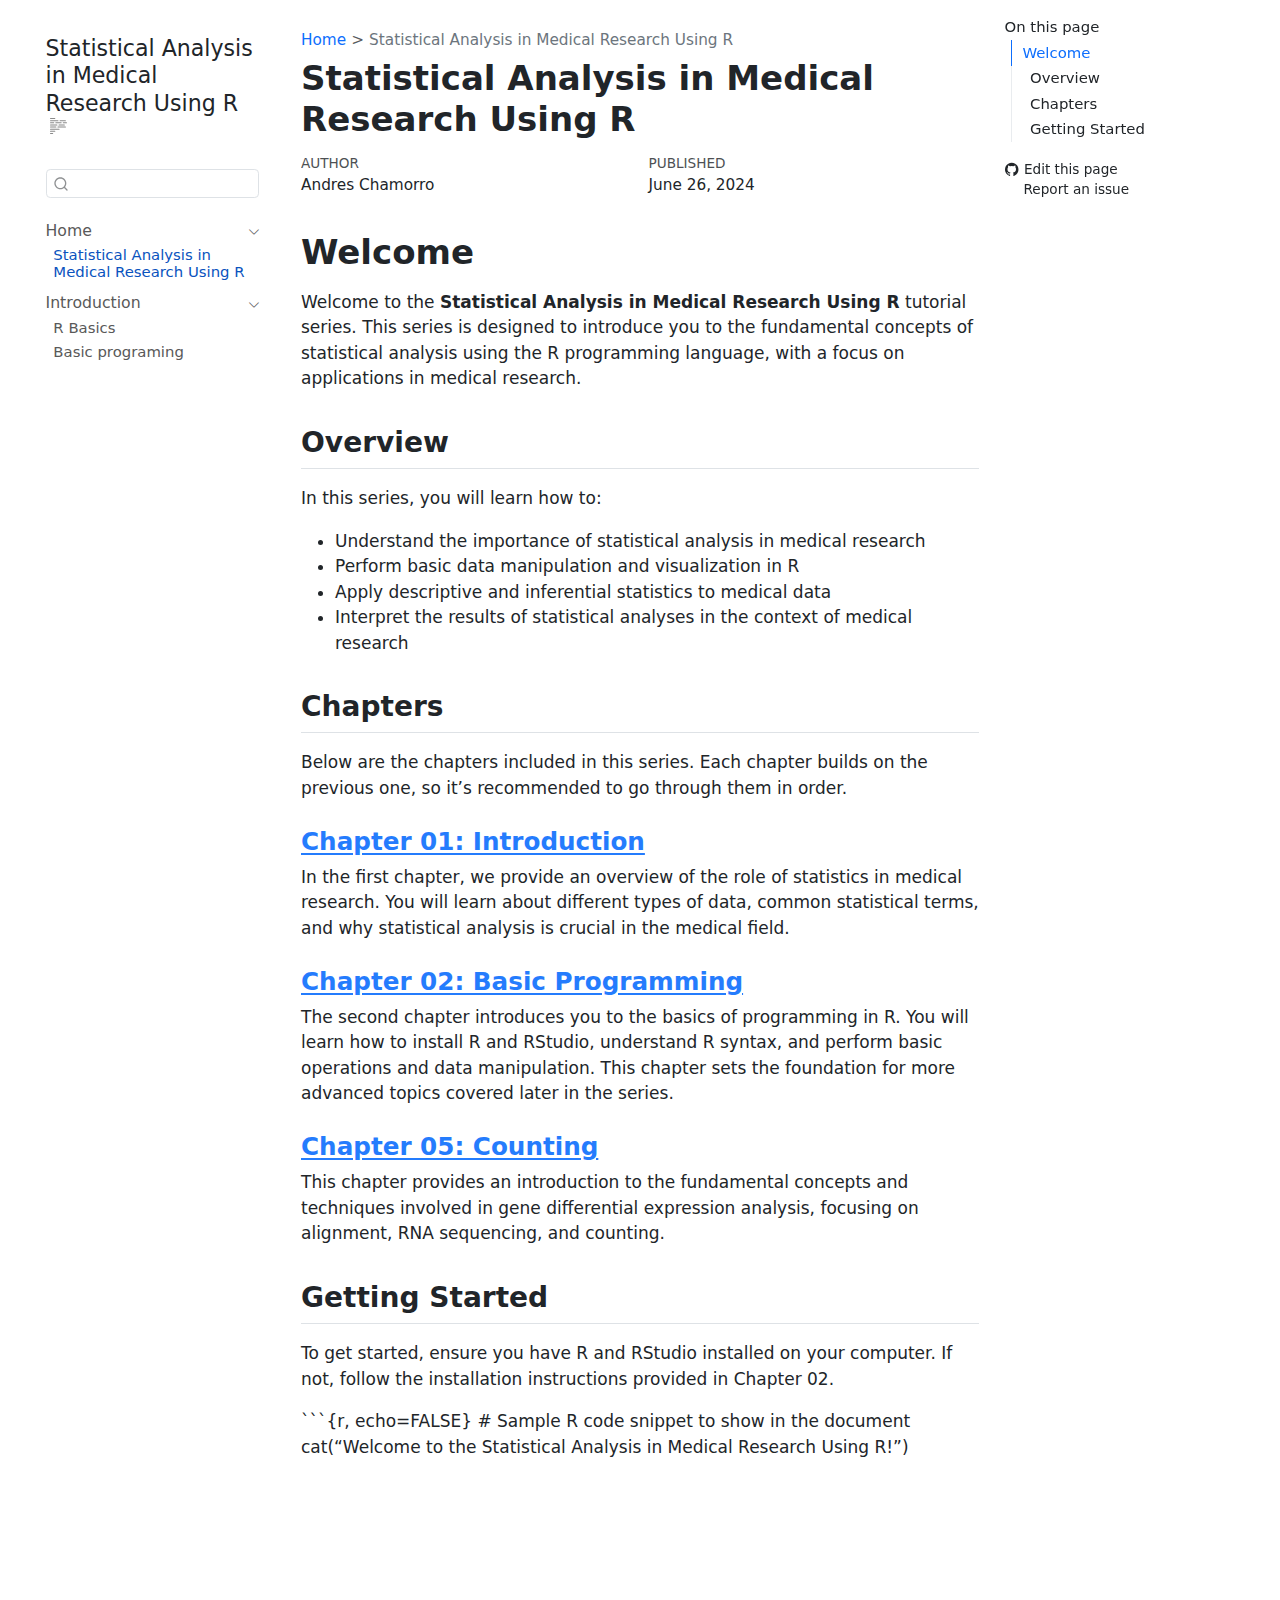
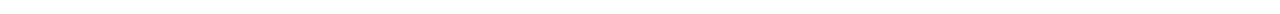
<file: docs/index.html>
<!DOCTYPE html>
<html xmlns="http://www.w3.org/1999/xhtml" lang="en" xml:lang="en"><head>

<meta charset="utf-8">
<meta name="generator" content="quarto-1.4.553">

<meta name="viewport" content="width=device-width, initial-scale=1.0, user-scalable=yes">

<meta name="author" content="Andres Chamorro">
<meta name="dcterms.date" content="2024-06-26">

<title>Statistical Analysis in Medical Research Using R</title>
<style>
code{white-space: pre-wrap;}
span.smallcaps{font-variant: small-caps;}
div.columns{display: flex; gap: min(4vw, 1.5em);}
div.column{flex: auto; overflow-x: auto;}
div.hanging-indent{margin-left: 1.5em; text-indent: -1.5em;}
ul.task-list{list-style: none;}
ul.task-list li input[type="checkbox"] {
  width: 0.8em;
  margin: 0 0.8em 0.2em -1em; /* quarto-specific, see https://github.com/quarto-dev/quarto-cli/issues/4556 */ 
  vertical-align: middle;
}
</style>


<script src="site_libs/quarto-nav/quarto-nav.js"></script>
<script src="site_libs/quarto-nav/headroom.min.js"></script>
<script src="site_libs/clipboard/clipboard.min.js"></script>
<script src="site_libs/quarto-search/autocomplete.umd.js"></script>
<script src="site_libs/quarto-search/fuse.min.js"></script>
<script src="site_libs/quarto-search/quarto-search.js"></script>
<meta name="quarto:offset" content="./">
<script src="site_libs/quarto-html/quarto.js"></script>
<script src="site_libs/quarto-html/popper.min.js"></script>
<script src="site_libs/quarto-html/tippy.umd.min.js"></script>
<script src="site_libs/quarto-html/anchor.min.js"></script>
<link href="site_libs/quarto-html/tippy.css" rel="stylesheet">
<link href="site_libs/quarto-html/quarto-syntax-highlighting.css" rel="stylesheet" id="quarto-text-highlighting-styles">
<script src="site_libs/bootstrap/bootstrap.min.js"></script>
<link href="site_libs/bootstrap/bootstrap-icons.css" rel="stylesheet">
<link href="site_libs/bootstrap/bootstrap.min.css" rel="stylesheet" id="quarto-bootstrap" data-mode="light">
<script id="quarto-search-options" type="application/json">{
  "location": "sidebar",
  "copy-button": false,
  "collapse-after": 3,
  "panel-placement": "start",
  "type": "textbox",
  "limit": 50,
  "keyboard-shortcut": [
    "f",
    "/",
    "s"
  ],
  "show-item-context": false,
  "language": {
    "search-no-results-text": "No results",
    "search-matching-documents-text": "matching documents",
    "search-copy-link-title": "Copy link to search",
    "search-hide-matches-text": "Hide additional matches",
    "search-more-match-text": "more match in this document",
    "search-more-matches-text": "more matches in this document",
    "search-clear-button-title": "Clear",
    "search-text-placeholder": "",
    "search-detached-cancel-button-title": "Cancel",
    "search-submit-button-title": "Submit",
    "search-label": "Search"
  }
}</script>


</head>

<body class="nav-sidebar floating">

<div id="quarto-search-results"></div>
  <header id="quarto-header" class="headroom fixed-top">
  <nav class="quarto-secondary-nav">
    <div class="container-fluid d-flex">
      <button type="button" class="quarto-btn-toggle btn" data-bs-toggle="collapse" data-bs-target=".quarto-sidebar-collapse-item" aria-controls="quarto-sidebar" aria-expanded="false" aria-label="Toggle sidebar navigation" onclick="if (window.quartoToggleHeadroom) { window.quartoToggleHeadroom(); }">
        <i class="bi bi-layout-text-sidebar-reverse"></i>
      </button>
        <nav class="quarto-page-breadcrumbs" aria-label="breadcrumb"><ol class="breadcrumb"><li class="breadcrumb-item"><a href="./index.html">Home</a></li><li class="breadcrumb-item"><a href="./index.html">Statistical Analysis in Medical Research Using R</a></li></ol></nav>
        <a class="flex-grow-1" role="button" data-bs-toggle="collapse" data-bs-target=".quarto-sidebar-collapse-item" aria-controls="quarto-sidebar" aria-expanded="false" aria-label="Toggle sidebar navigation" onclick="if (window.quartoToggleHeadroom) { window.quartoToggleHeadroom(); }">      
        </a>
      <button type="button" class="btn quarto-search-button" aria-label="" onclick="window.quartoOpenSearch();">
        <i class="bi bi-search"></i>
      </button>
    </div>
  </nav>
</header>
<!-- content -->
<div id="quarto-content" class="quarto-container page-columns page-rows-contents page-layout-article">
<!-- sidebar -->
  <nav id="quarto-sidebar" class="sidebar collapse collapse-horizontal quarto-sidebar-collapse-item sidebar-navigation floating overflow-auto">
    <div class="pt-lg-2 mt-2 text-left sidebar-header">
    <div class="sidebar-title mb-0 py-0">
      <a href="./">Statistical Analysis in Medical Research Using R</a> 
        <div class="sidebar-tools-main">
  <a href="" class="quarto-reader-toggle quarto-navigation-tool px-1" onclick="window.quartoToggleReader(); return false;" title="Toggle reader mode">
  <div class="quarto-reader-toggle-btn">
  <i class="bi"></i>
  </div>
</a>
</div>
    </div>
      </div>
        <div class="mt-2 flex-shrink-0 align-items-center">
        <div class="sidebar-search">
        <div id="quarto-search" class="" title="Search"></div>
        </div>
        </div>
    <div class="sidebar-menu-container"> 
    <ul class="list-unstyled mt-1">
        <li class="sidebar-item sidebar-item-section">
      <div class="sidebar-item-container"> 
            <a class="sidebar-item-text sidebar-link text-start" data-bs-toggle="collapse" data-bs-target="#quarto-sidebar-section-1" aria-expanded="true">
 <span class="menu-text">Home</span></a>
          <a class="sidebar-item-toggle text-start" data-bs-toggle="collapse" data-bs-target="#quarto-sidebar-section-1" aria-expanded="true" aria-label="Toggle section">
            <i class="bi bi-chevron-right ms-2"></i>
          </a> 
      </div>
      <ul id="quarto-sidebar-section-1" class="collapse list-unstyled sidebar-section depth1 show">  
          <li class="sidebar-item">
  <div class="sidebar-item-container"> 
  <a href="./index.html" class="sidebar-item-text sidebar-link active">
 <span class="menu-text">Statistical Analysis in Medical Research Using R</span></a>
  </div>
</li>
      </ul>
  </li>
        <li class="sidebar-item sidebar-item-section">
      <div class="sidebar-item-container"> 
            <a class="sidebar-item-text sidebar-link text-start" data-bs-toggle="collapse" data-bs-target="#quarto-sidebar-section-2" aria-expanded="true">
 <span class="menu-text">Introduction</span></a>
          <a class="sidebar-item-toggle text-start" data-bs-toggle="collapse" data-bs-target="#quarto-sidebar-section-2" aria-expanded="true" aria-label="Toggle section">
            <i class="bi bi-chevron-right ms-2"></i>
          </a> 
      </div>
      <ul id="quarto-sidebar-section-2" class="collapse list-unstyled sidebar-section depth1 show">  
          <li class="sidebar-item">
  <div class="sidebar-item-container"> 
  <a href="./Chapter01_Introduction.html" class="sidebar-item-text sidebar-link">
 <span class="menu-text">R Basics</span></a>
  </div>
</li>
          <li class="sidebar-item">
  <div class="sidebar-item-container"> 
  <a href="./Chapter02_BasicProgramming.html" class="sidebar-item-text sidebar-link">
 <span class="menu-text">Basic programing</span></a>
  </div>
</li>
      </ul>
  </li>
    </ul>
    </div>
</nav>
<div id="quarto-sidebar-glass" class="quarto-sidebar-collapse-item" data-bs-toggle="collapse" data-bs-target=".quarto-sidebar-collapse-item"></div>
<!-- margin-sidebar -->
    <div id="quarto-margin-sidebar" class="sidebar margin-sidebar">
        <nav id="TOC" role="doc-toc" class="toc-active">
    <h2 id="toc-title">On this page</h2>
   
  <ul>
  <li><a href="#welcome" id="toc-welcome" class="nav-link active" data-scroll-target="#welcome">Welcome</a>
  <ul class="collapse">
  <li><a href="#overview" id="toc-overview" class="nav-link" data-scroll-target="#overview">Overview</a></li>
  <li><a href="#chapters" id="toc-chapters" class="nav-link" data-scroll-target="#chapters">Chapters</a>
  <ul class="collapse">
  <li><a href="#chapter-01-introduction" id="toc-chapter-01-introduction" class="nav-link" data-scroll-target="#chapter-01-introduction">Chapter 01: Introduction</a></li>
  <li><a href="#chapter-02-basic-programming" id="toc-chapter-02-basic-programming" class="nav-link" data-scroll-target="#chapter-02-basic-programming">Chapter 02: Basic Programming</a></li>
  <li><a href="#chapter-05-counting" id="toc-chapter-05-counting" class="nav-link" data-scroll-target="#chapter-05-counting">Chapter 05: Counting</a></li>
  </ul></li>
  <li><a href="#getting-started" id="toc-getting-started" class="nav-link" data-scroll-target="#getting-started">Getting Started</a></li>
  </ul></li>
  </ul>
<div class="toc-actions"><ul><li><a href="https://github.com/quarto-dev/quarto-demo/edit/main/index.qmd" class="toc-action"><i class="bi bi-github"></i>Edit this page</a></li><li><a href="https://github.com/quarto-dev/quarto-demo/issues/new" class="toc-action"><i class="bi empty"></i>Report an issue</a></li></ul></div></nav>
    </div>
<!-- main -->
<main class="content" id="quarto-document-content">

<header id="title-block-header" class="quarto-title-block default"><nav class="quarto-page-breadcrumbs quarto-title-breadcrumbs d-none d-lg-block" aria-label="breadcrumb"><ol class="breadcrumb"><li class="breadcrumb-item"><a href="./index.html">Home</a></li><li class="breadcrumb-item"><a href="./index.html">Statistical Analysis in Medical Research Using R</a></li></ol></nav>
<div class="quarto-title">
<h1 class="title">Statistical Analysis in Medical Research Using R</h1>
</div>



<div class="quarto-title-meta">

    <div>
    <div class="quarto-title-meta-heading">Author</div>
    <div class="quarto-title-meta-contents">
             <p>Andres Chamorro </p>
          </div>
  </div>
    
    <div>
    <div class="quarto-title-meta-heading">Published</div>
    <div class="quarto-title-meta-contents">
      <p class="date">June 26, 2024</p>
    </div>
  </div>
  
    
  </div>
  


</header>


<section id="welcome" class="level1">
<h1>Welcome</h1>
<p>Welcome to the <strong>Statistical Analysis in Medical Research Using R</strong> tutorial series. This series is designed to introduce you to the fundamental concepts of statistical analysis using the R programming language, with a focus on applications in medical research.</p>
<section id="overview" class="level2">
<h2 class="anchored" data-anchor-id="overview">Overview</h2>
<p>In this series, you will learn how to:</p>
<ul>
<li>Understand the importance of statistical analysis in medical research</li>
<li>Perform basic data manipulation and visualization in R</li>
<li>Apply descriptive and inferential statistics to medical data</li>
<li>Interpret the results of statistical analyses in the context of medical research</li>
</ul>
</section>
<section id="chapters" class="level2">
<h2 class="anchored" data-anchor-id="chapters">Chapters</h2>
<p>Below are the chapters included in this series. Each chapter builds on the previous one, so it’s recommended to go through them in order.</p>
<section id="chapter-01-introduction" class="level3">
<h3 class="anchored" data-anchor-id="chapter-01-introduction"><a href="./Chapter01_Introduction.html">Chapter 01: Introduction</a></h3>
<p>In the first chapter, we provide an overview of the role of statistics in medical research. You will learn about different types of data, common statistical terms, and why statistical analysis is crucial in the medical field.</p>
</section>
<section id="chapter-02-basic-programming" class="level3">
<h3 class="anchored" data-anchor-id="chapter-02-basic-programming"><a href="./Chapter02_BasicProgramming.html">Chapter 02: Basic Programming</a></h3>
<p>The second chapter introduces you to the basics of programming in R. You will learn how to install R and RStudio, understand R syntax, and perform basic operations and data manipulation. This chapter sets the foundation for more advanced topics covered later in the series.</p>
</section>
<section id="chapter-05-counting" class="level3">
<h3 class="anchored" data-anchor-id="chapter-05-counting"><a href="./Chaper05_Counting.html">Chapter 05: Counting</a></h3>
<p>This chapter provides an introduction to the fundamental concepts and techniques involved in gene differential expression analysis, focusing on alignment, RNA sequencing, and counting.</p>
</section>
</section>
<section id="getting-started" class="level2">
<h2 class="anchored" data-anchor-id="getting-started">Getting Started</h2>
<p>To get started, ensure you have R and RStudio installed on your computer. If not, follow the installation instructions provided in Chapter 02.</p>
<p>```{r, echo=FALSE} # Sample R code snippet to show in the document cat(“Welcome to the Statistical Analysis in Medical Research Using R!”)</p>


</section>
</section>

</main> <!-- /main -->
<script id="quarto-html-after-body" type="application/javascript">
window.document.addEventListener("DOMContentLoaded", function (event) {
  const toggleBodyColorMode = (bsSheetEl) => {
    const mode = bsSheetEl.getAttribute("data-mode");
    const bodyEl = window.document.querySelector("body");
    if (mode === "dark") {
      bodyEl.classList.add("quarto-dark");
      bodyEl.classList.remove("quarto-light");
    } else {
      bodyEl.classList.add("quarto-light");
      bodyEl.classList.remove("quarto-dark");
    }
  }
  const toggleBodyColorPrimary = () => {
    const bsSheetEl = window.document.querySelector("link#quarto-bootstrap");
    if (bsSheetEl) {
      toggleBodyColorMode(bsSheetEl);
    }
  }
  toggleBodyColorPrimary();  
  const icon = "";
  const anchorJS = new window.AnchorJS();
  anchorJS.options = {
    placement: 'right',
    icon: icon
  };
  anchorJS.add('.anchored');
  const isCodeAnnotation = (el) => {
    for (const clz of el.classList) {
      if (clz.startsWith('code-annotation-')) {                     
        return true;
      }
    }
    return false;
  }
  const clipboard = new window.ClipboardJS('.code-copy-button', {
    text: function(trigger) {
      const codeEl = trigger.previousElementSibling.cloneNode(true);
      for (const childEl of codeEl.children) {
        if (isCodeAnnotation(childEl)) {
          childEl.remove();
        }
      }
      return codeEl.innerText;
    }
  });
  clipboard.on('success', function(e) {
    // button target
    const button = e.trigger;
    // don't keep focus
    button.blur();
    // flash "checked"
    button.classList.add('code-copy-button-checked');
    var currentTitle = button.getAttribute("title");
    button.setAttribute("title", "Copied!");
    let tooltip;
    if (window.bootstrap) {
      button.setAttribute("data-bs-toggle", "tooltip");
      button.setAttribute("data-bs-placement", "left");
      button.setAttribute("data-bs-title", "Copied!");
      tooltip = new bootstrap.Tooltip(button, 
        { trigger: "manual", 
          customClass: "code-copy-button-tooltip",
          offset: [0, -8]});
      tooltip.show();    
    }
    setTimeout(function() {
      if (tooltip) {
        tooltip.hide();
        button.removeAttribute("data-bs-title");
        button.removeAttribute("data-bs-toggle");
        button.removeAttribute("data-bs-placement");
      }
      button.setAttribute("title", currentTitle);
      button.classList.remove('code-copy-button-checked');
    }, 1000);
    // clear code selection
    e.clearSelection();
  });
    var localhostRegex = new RegExp(/^(?:http|https):\/\/localhost\:?[0-9]*\//);
    var mailtoRegex = new RegExp(/^mailto:/);
      var filterRegex = new RegExp('/' + window.location.host + '/');
    var isInternal = (href) => {
        return filterRegex.test(href) || localhostRegex.test(href) || mailtoRegex.test(href);
    }
    // Inspect non-navigation links and adorn them if external
 	var links = window.document.querySelectorAll('a[href]:not(.nav-link):not(.navbar-brand):not(.toc-action):not(.sidebar-link):not(.sidebar-item-toggle):not(.pagination-link):not(.no-external):not([aria-hidden]):not(.dropdown-item):not(.quarto-navigation-tool)');
    for (var i=0; i<links.length; i++) {
      const link = links[i];
      if (!isInternal(link.href)) {
        // undo the damage that might have been done by quarto-nav.js in the case of
        // links that we want to consider external
        if (link.dataset.originalHref !== undefined) {
          link.href = link.dataset.originalHref;
        }
      }
    }
  function tippyHover(el, contentFn, onTriggerFn, onUntriggerFn) {
    const config = {
      allowHTML: true,
      maxWidth: 500,
      delay: 100,
      arrow: false,
      appendTo: function(el) {
          return el.parentElement;
      },
      interactive: true,
      interactiveBorder: 10,
      theme: 'quarto',
      placement: 'bottom-start',
    };
    if (contentFn) {
      config.content = contentFn;
    }
    if (onTriggerFn) {
      config.onTrigger = onTriggerFn;
    }
    if (onUntriggerFn) {
      config.onUntrigger = onUntriggerFn;
    }
    window.tippy(el, config); 
  }
  const noterefs = window.document.querySelectorAll('a[role="doc-noteref"]');
  for (var i=0; i<noterefs.length; i++) {
    const ref = noterefs[i];
    tippyHover(ref, function() {
      // use id or data attribute instead here
      let href = ref.getAttribute('data-footnote-href') || ref.getAttribute('href');
      try { href = new URL(href).hash; } catch {}
      const id = href.replace(/^#\/?/, "");
      const note = window.document.getElementById(id);
      if (note) {
        return note.innerHTML;
      } else {
        return "";
      }
    });
  }
  const xrefs = window.document.querySelectorAll('a.quarto-xref');
  const processXRef = (id, note) => {
    // Strip column container classes
    const stripColumnClz = (el) => {
      el.classList.remove("page-full", "page-columns");
      if (el.children) {
        for (const child of el.children) {
          stripColumnClz(child);
        }
      }
    }
    stripColumnClz(note)
    if (id === null || id.startsWith('sec-')) {
      // Special case sections, only their first couple elements
      const container = document.createElement("div");
      if (note.children && note.children.length > 2) {
        container.appendChild(note.children[0].cloneNode(true));
        for (let i = 1; i < note.children.length; i++) {
          const child = note.children[i];
          if (child.tagName === "P" && child.innerText === "") {
            continue;
          } else {
            container.appendChild(child.cloneNode(true));
            break;
          }
        }
        if (window.Quarto?.typesetMath) {
          window.Quarto.typesetMath(container);
        }
        return container.innerHTML
      } else {
        if (window.Quarto?.typesetMath) {
          window.Quarto.typesetMath(note);
        }
        return note.innerHTML;
      }
    } else {
      // Remove any anchor links if they are present
      const anchorLink = note.querySelector('a.anchorjs-link');
      if (anchorLink) {
        anchorLink.remove();
      }
      if (window.Quarto?.typesetMath) {
        window.Quarto.typesetMath(note);
      }
      // TODO in 1.5, we should make sure this works without a callout special case
      if (note.classList.contains("callout")) {
        return note.outerHTML;
      } else {
        return note.innerHTML;
      }
    }
  }
  for (var i=0; i<xrefs.length; i++) {
    const xref = xrefs[i];
    tippyHover(xref, undefined, function(instance) {
      instance.disable();
      let url = xref.getAttribute('href');
      let hash = undefined; 
      if (url.startsWith('#')) {
        hash = url;
      } else {
        try { hash = new URL(url).hash; } catch {}
      }
      if (hash) {
        const id = hash.replace(/^#\/?/, "");
        const note = window.document.getElementById(id);
        if (note !== null) {
          try {
            const html = processXRef(id, note.cloneNode(true));
            instance.setContent(html);
          } finally {
            instance.enable();
            instance.show();
          }
        } else {
          // See if we can fetch this
          fetch(url.split('#')[0])
          .then(res => res.text())
          .then(html => {
            const parser = new DOMParser();
            const htmlDoc = parser.parseFromString(html, "text/html");
            const note = htmlDoc.getElementById(id);
            if (note !== null) {
              const html = processXRef(id, note);
              instance.setContent(html);
            } 
          }).finally(() => {
            instance.enable();
            instance.show();
          });
        }
      } else {
        // See if we can fetch a full url (with no hash to target)
        // This is a special case and we should probably do some content thinning / targeting
        fetch(url)
        .then(res => res.text())
        .then(html => {
          const parser = new DOMParser();
          const htmlDoc = parser.parseFromString(html, "text/html");
          const note = htmlDoc.querySelector('main.content');
          if (note !== null) {
            // This should only happen for chapter cross references
            // (since there is no id in the URL)
            // remove the first header
            if (note.children.length > 0 && note.children[0].tagName === "HEADER") {
              note.children[0].remove();
            }
            const html = processXRef(null, note);
            instance.setContent(html);
          } 
        }).finally(() => {
          instance.enable();
          instance.show();
        });
      }
    }, function(instance) {
    });
  }
      let selectedAnnoteEl;
      const selectorForAnnotation = ( cell, annotation) => {
        let cellAttr = 'data-code-cell="' + cell + '"';
        let lineAttr = 'data-code-annotation="' +  annotation + '"';
        const selector = 'span[' + cellAttr + '][' + lineAttr + ']';
        return selector;
      }
      const selectCodeLines = (annoteEl) => {
        const doc = window.document;
        const targetCell = annoteEl.getAttribute("data-target-cell");
        const targetAnnotation = annoteEl.getAttribute("data-target-annotation");
        const annoteSpan = window.document.querySelector(selectorForAnnotation(targetCell, targetAnnotation));
        const lines = annoteSpan.getAttribute("data-code-lines").split(",");
        const lineIds = lines.map((line) => {
          return targetCell + "-" + line;
        })
        let top = null;
        let height = null;
        let parent = null;
        if (lineIds.length > 0) {
            //compute the position of the single el (top and bottom and make a div)
            const el = window.document.getElementById(lineIds[0]);
            top = el.offsetTop;
            height = el.offsetHeight;
            parent = el.parentElement.parentElement;
          if (lineIds.length > 1) {
            const lastEl = window.document.getElementById(lineIds[lineIds.length - 1]);
            const bottom = lastEl.offsetTop + lastEl.offsetHeight;
            height = bottom - top;
          }
          if (top !== null && height !== null && parent !== null) {
            // cook up a div (if necessary) and position it 
            let div = window.document.getElementById("code-annotation-line-highlight");
            if (div === null) {
              div = window.document.createElement("div");
              div.setAttribute("id", "code-annotation-line-highlight");
              div.style.position = 'absolute';
              parent.appendChild(div);
            }
            div.style.top = top - 2 + "px";
            div.style.height = height + 4 + "px";
            div.style.left = 0;
            let gutterDiv = window.document.getElementById("code-annotation-line-highlight-gutter");
            if (gutterDiv === null) {
              gutterDiv = window.document.createElement("div");
              gutterDiv.setAttribute("id", "code-annotation-line-highlight-gutter");
              gutterDiv.style.position = 'absolute';
              const codeCell = window.document.getElementById(targetCell);
              const gutter = codeCell.querySelector('.code-annotation-gutter');
              gutter.appendChild(gutterDiv);
            }
            gutterDiv.style.top = top - 2 + "px";
            gutterDiv.style.height = height + 4 + "px";
          }
          selectedAnnoteEl = annoteEl;
        }
      };
      const unselectCodeLines = () => {
        const elementsIds = ["code-annotation-line-highlight", "code-annotation-line-highlight-gutter"];
        elementsIds.forEach((elId) => {
          const div = window.document.getElementById(elId);
          if (div) {
            div.remove();
          }
        });
        selectedAnnoteEl = undefined;
      };
        // Handle positioning of the toggle
    window.addEventListener(
      "resize",
      throttle(() => {
        elRect = undefined;
        if (selectedAnnoteEl) {
          selectCodeLines(selectedAnnoteEl);
        }
      }, 10)
    );
    function throttle(fn, ms) {
    let throttle = false;
    let timer;
      return (...args) => {
        if(!throttle) { // first call gets through
            fn.apply(this, args);
            throttle = true;
        } else { // all the others get throttled
            if(timer) clearTimeout(timer); // cancel #2
            timer = setTimeout(() => {
              fn.apply(this, args);
              timer = throttle = false;
            }, ms);
        }
      };
    }
      // Attach click handler to the DT
      const annoteDls = window.document.querySelectorAll('dt[data-target-cell]');
      for (const annoteDlNode of annoteDls) {
        annoteDlNode.addEventListener('click', (event) => {
          const clickedEl = event.target;
          if (clickedEl !== selectedAnnoteEl) {
            unselectCodeLines();
            const activeEl = window.document.querySelector('dt[data-target-cell].code-annotation-active');
            if (activeEl) {
              activeEl.classList.remove('code-annotation-active');
            }
            selectCodeLines(clickedEl);
            clickedEl.classList.add('code-annotation-active');
          } else {
            // Unselect the line
            unselectCodeLines();
            clickedEl.classList.remove('code-annotation-active');
          }
        });
      }
  const findCites = (el) => {
    const parentEl = el.parentElement;
    if (parentEl) {
      const cites = parentEl.dataset.cites;
      if (cites) {
        return {
          el,
          cites: cites.split(' ')
        };
      } else {
        return findCites(el.parentElement)
      }
    } else {
      return undefined;
    }
  };
  var bibliorefs = window.document.querySelectorAll('a[role="doc-biblioref"]');
  for (var i=0; i<bibliorefs.length; i++) {
    const ref = bibliorefs[i];
    const citeInfo = findCites(ref);
    if (citeInfo) {
      tippyHover(citeInfo.el, function() {
        var popup = window.document.createElement('div');
        citeInfo.cites.forEach(function(cite) {
          var citeDiv = window.document.createElement('div');
          citeDiv.classList.add('hanging-indent');
          citeDiv.classList.add('csl-entry');
          var biblioDiv = window.document.getElementById('ref-' + cite);
          if (biblioDiv) {
            citeDiv.innerHTML = biblioDiv.innerHTML;
          }
          popup.appendChild(citeDiv);
        });
        return popup.innerHTML;
      });
    }
  }
});
</script>
</div> <!-- /content -->




<footer class="footer"><div class="nav-footer"><div class="nav-footer-center"><div class="toc-actions d-sm-block d-md-none"><ul><li><a href="https://github.com/quarto-dev/quarto-demo/edit/main/index.qmd" class="toc-action"><i class="bi bi-github"></i>Edit this page</a></li><li><a href="https://github.com/quarto-dev/quarto-demo/issues/new" class="toc-action"><i class="bi empty"></i>Report an issue</a></li></ul></div></div></div></footer></body></html>
</file>
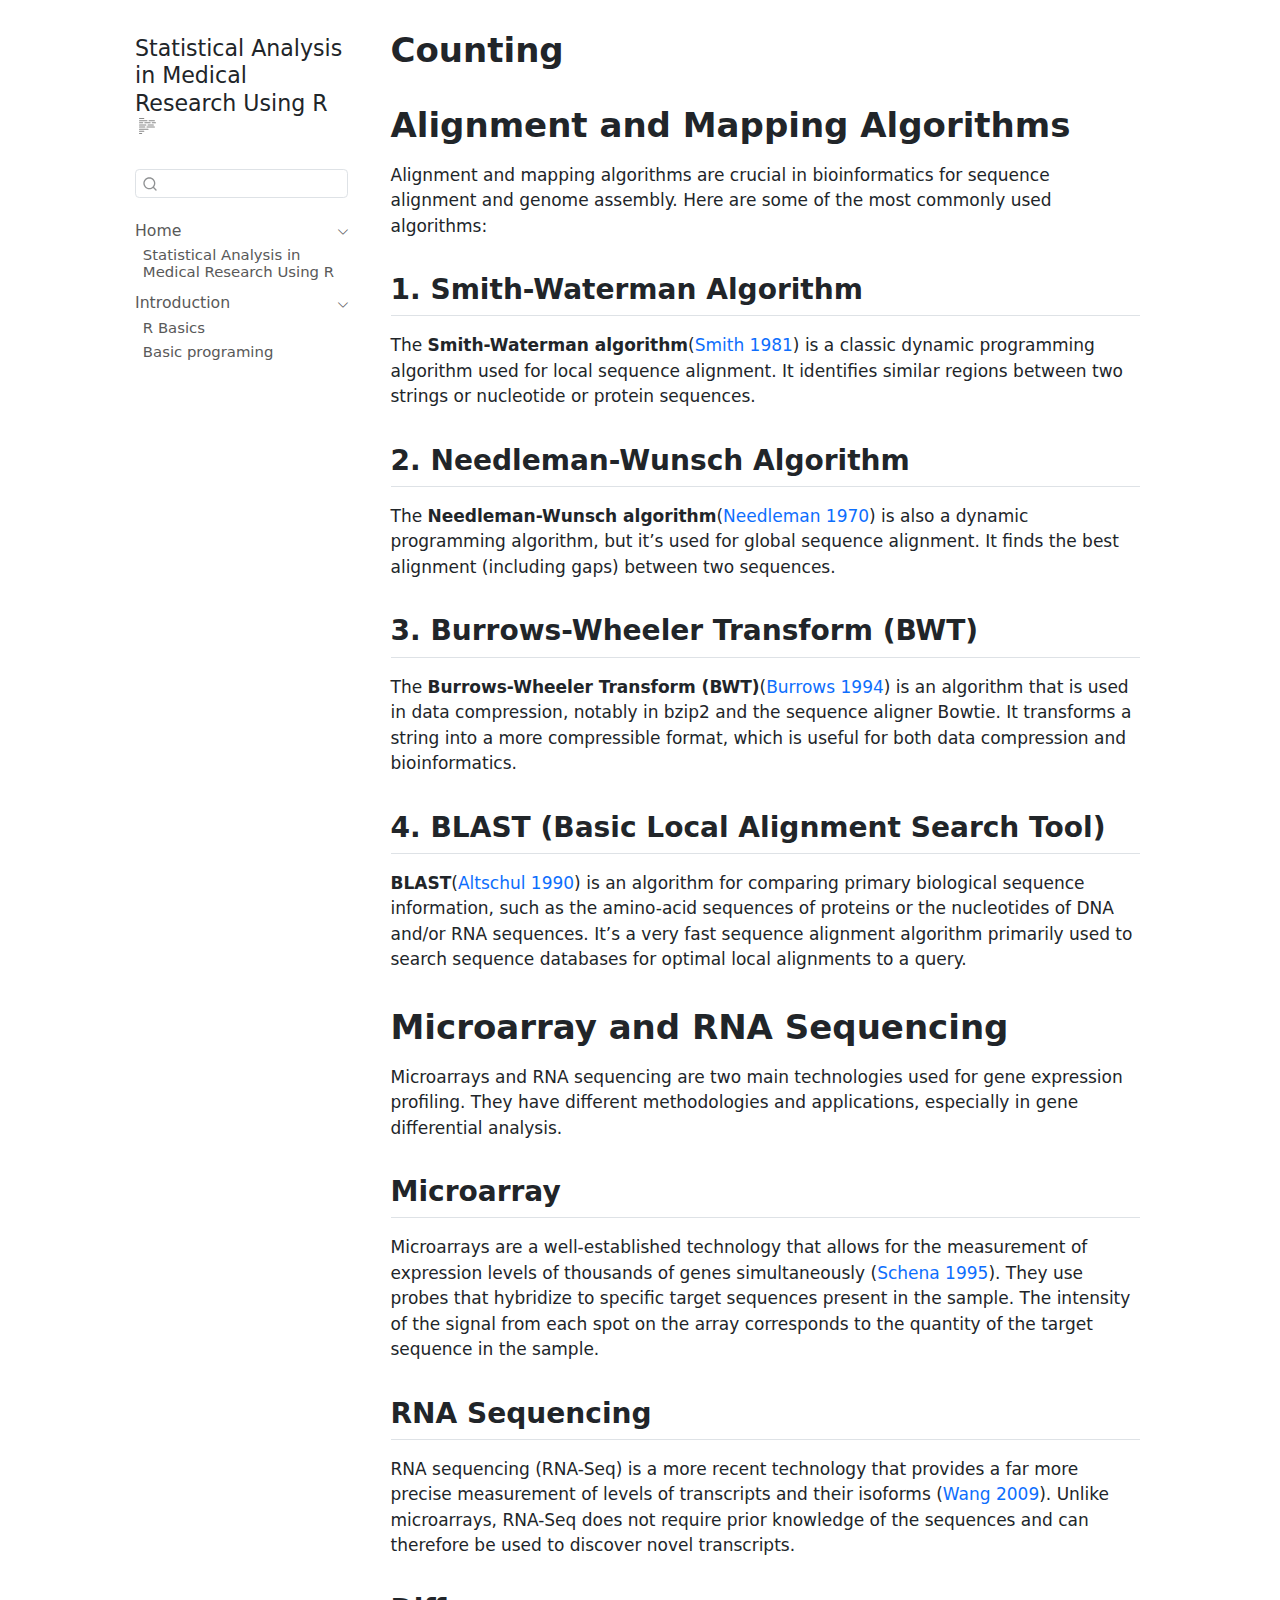
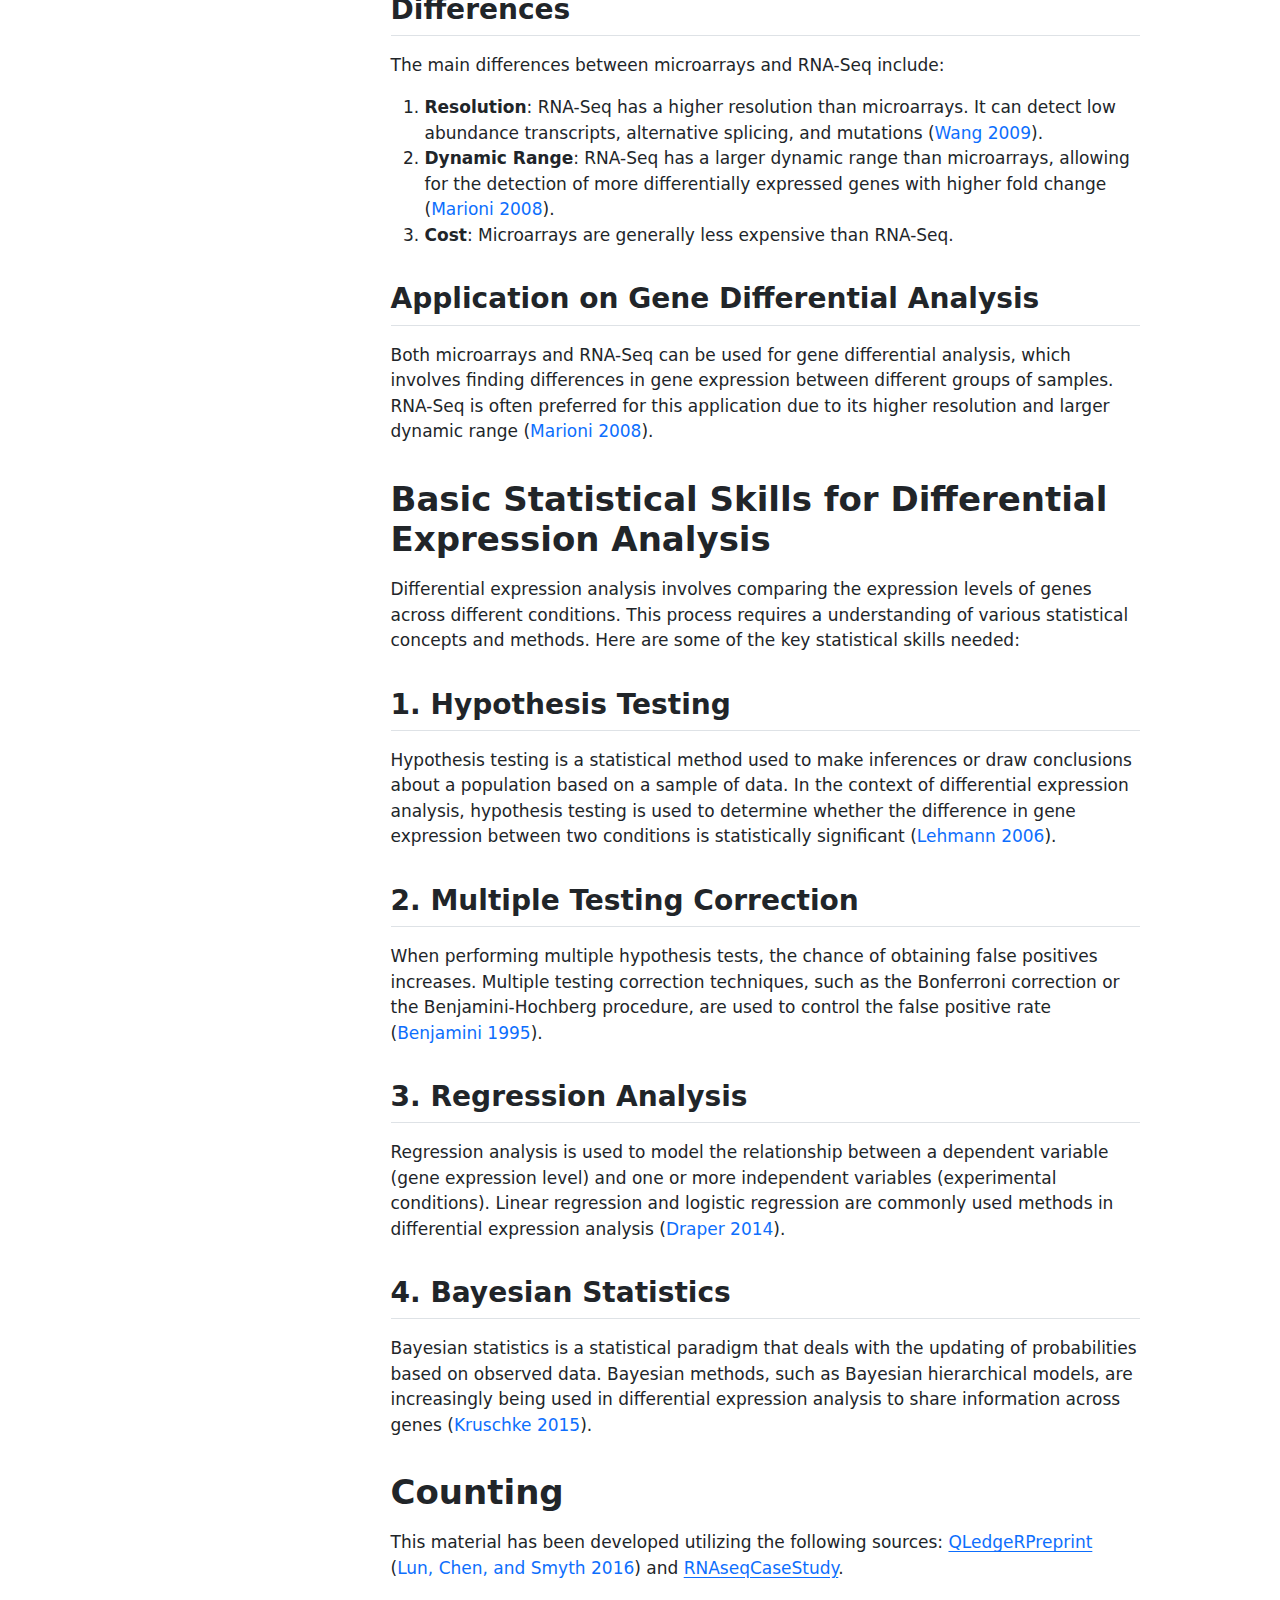
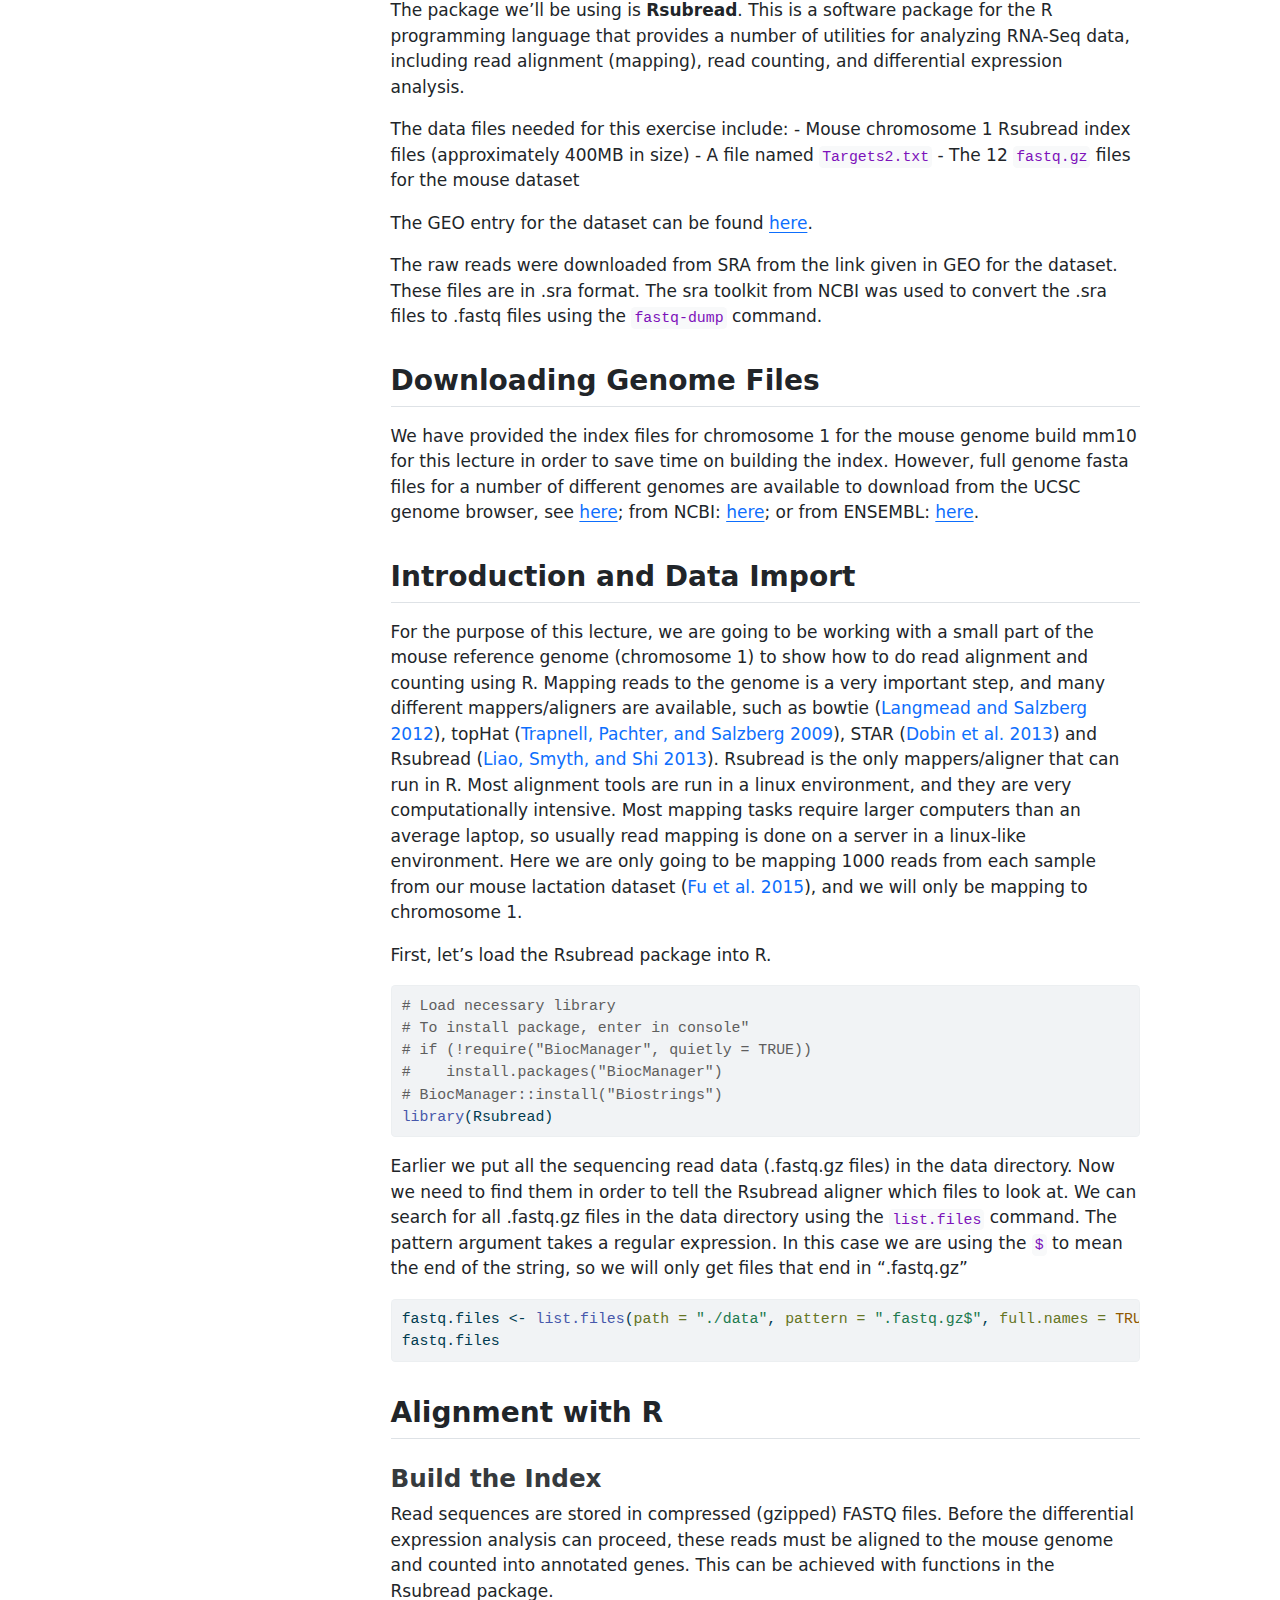
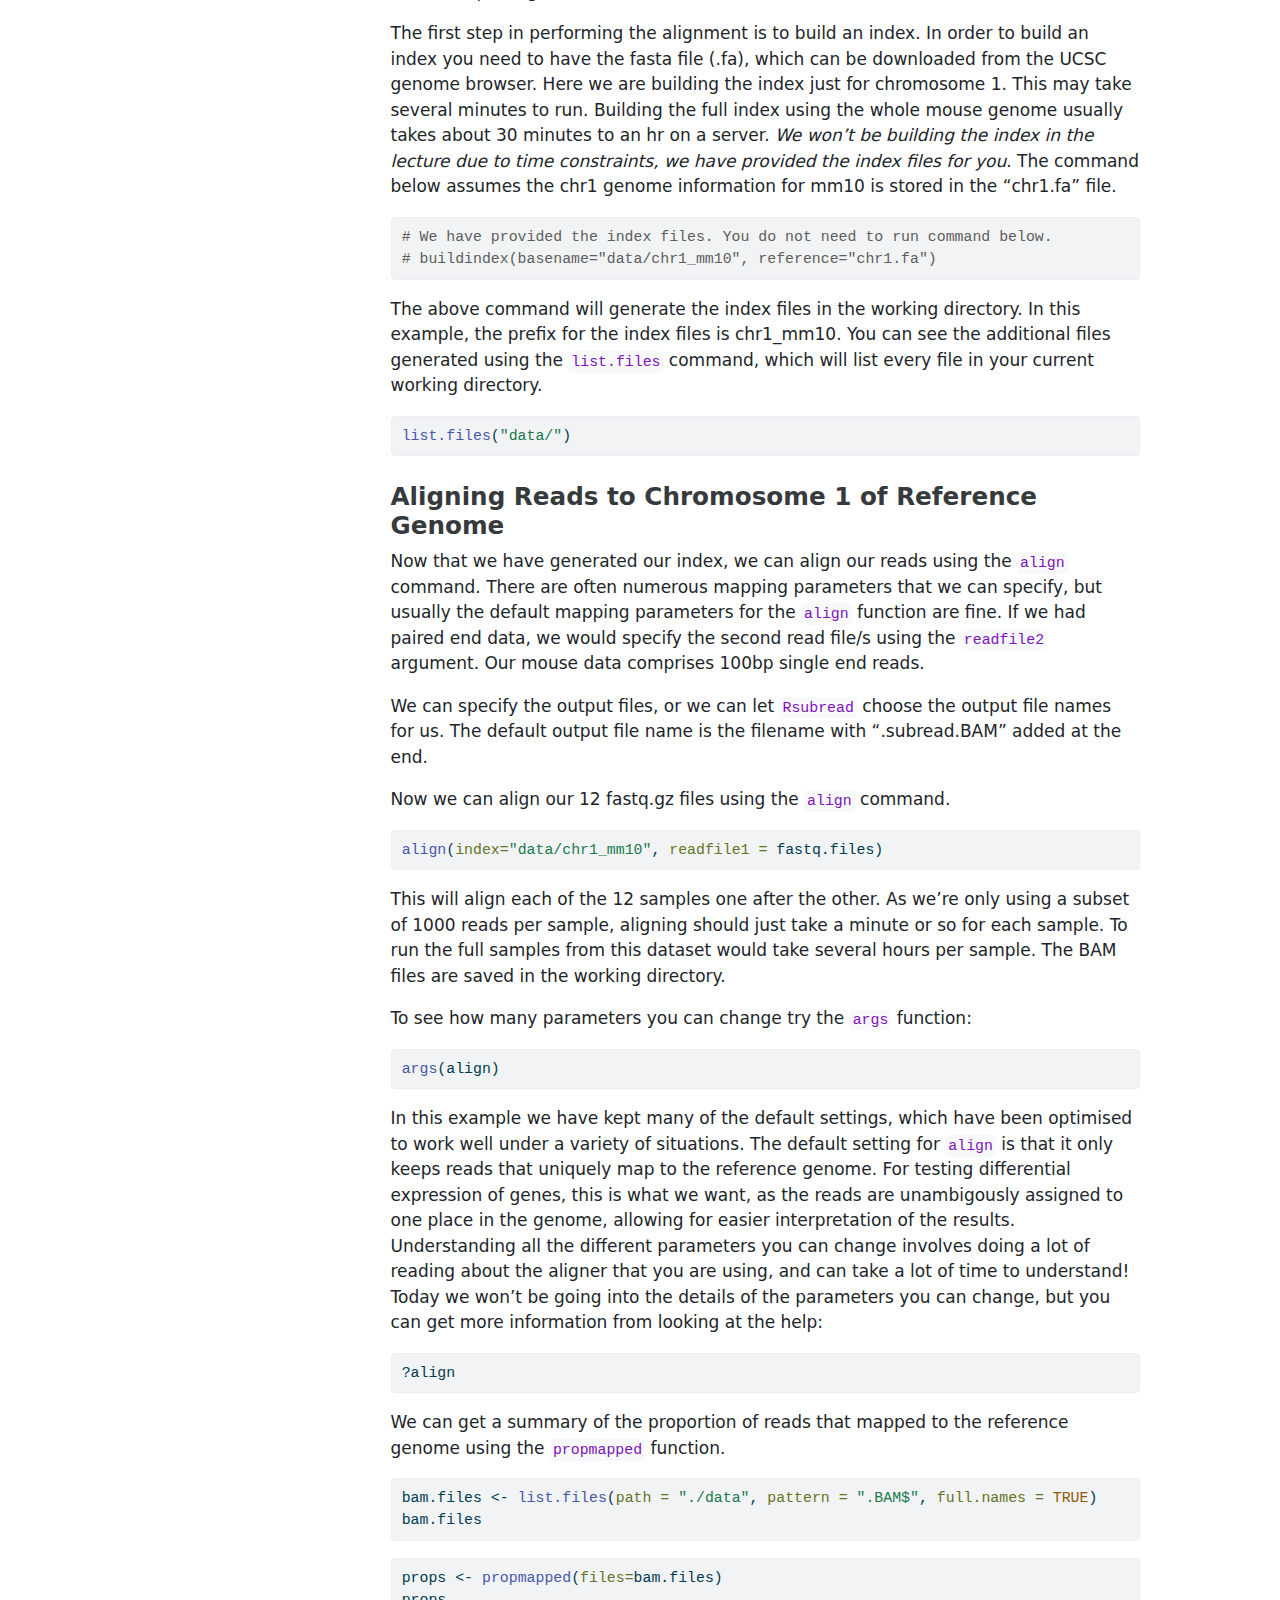
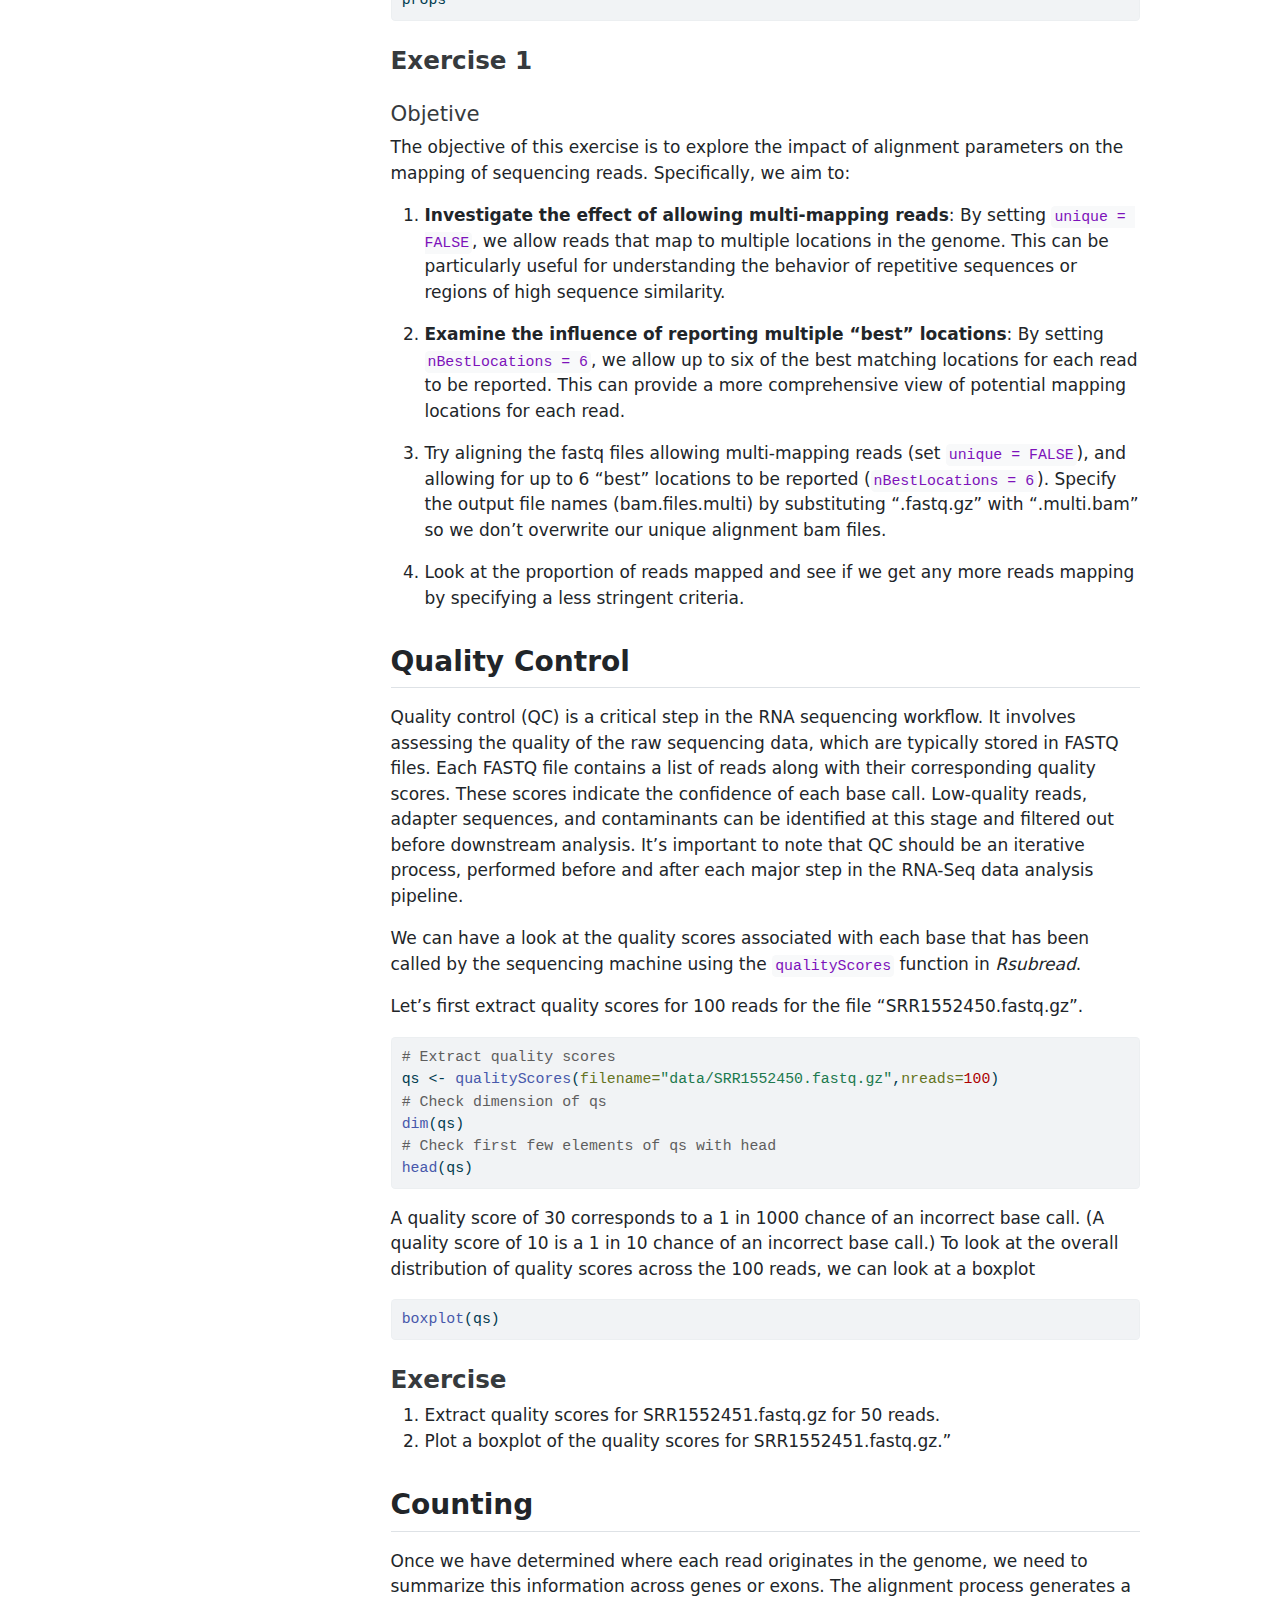
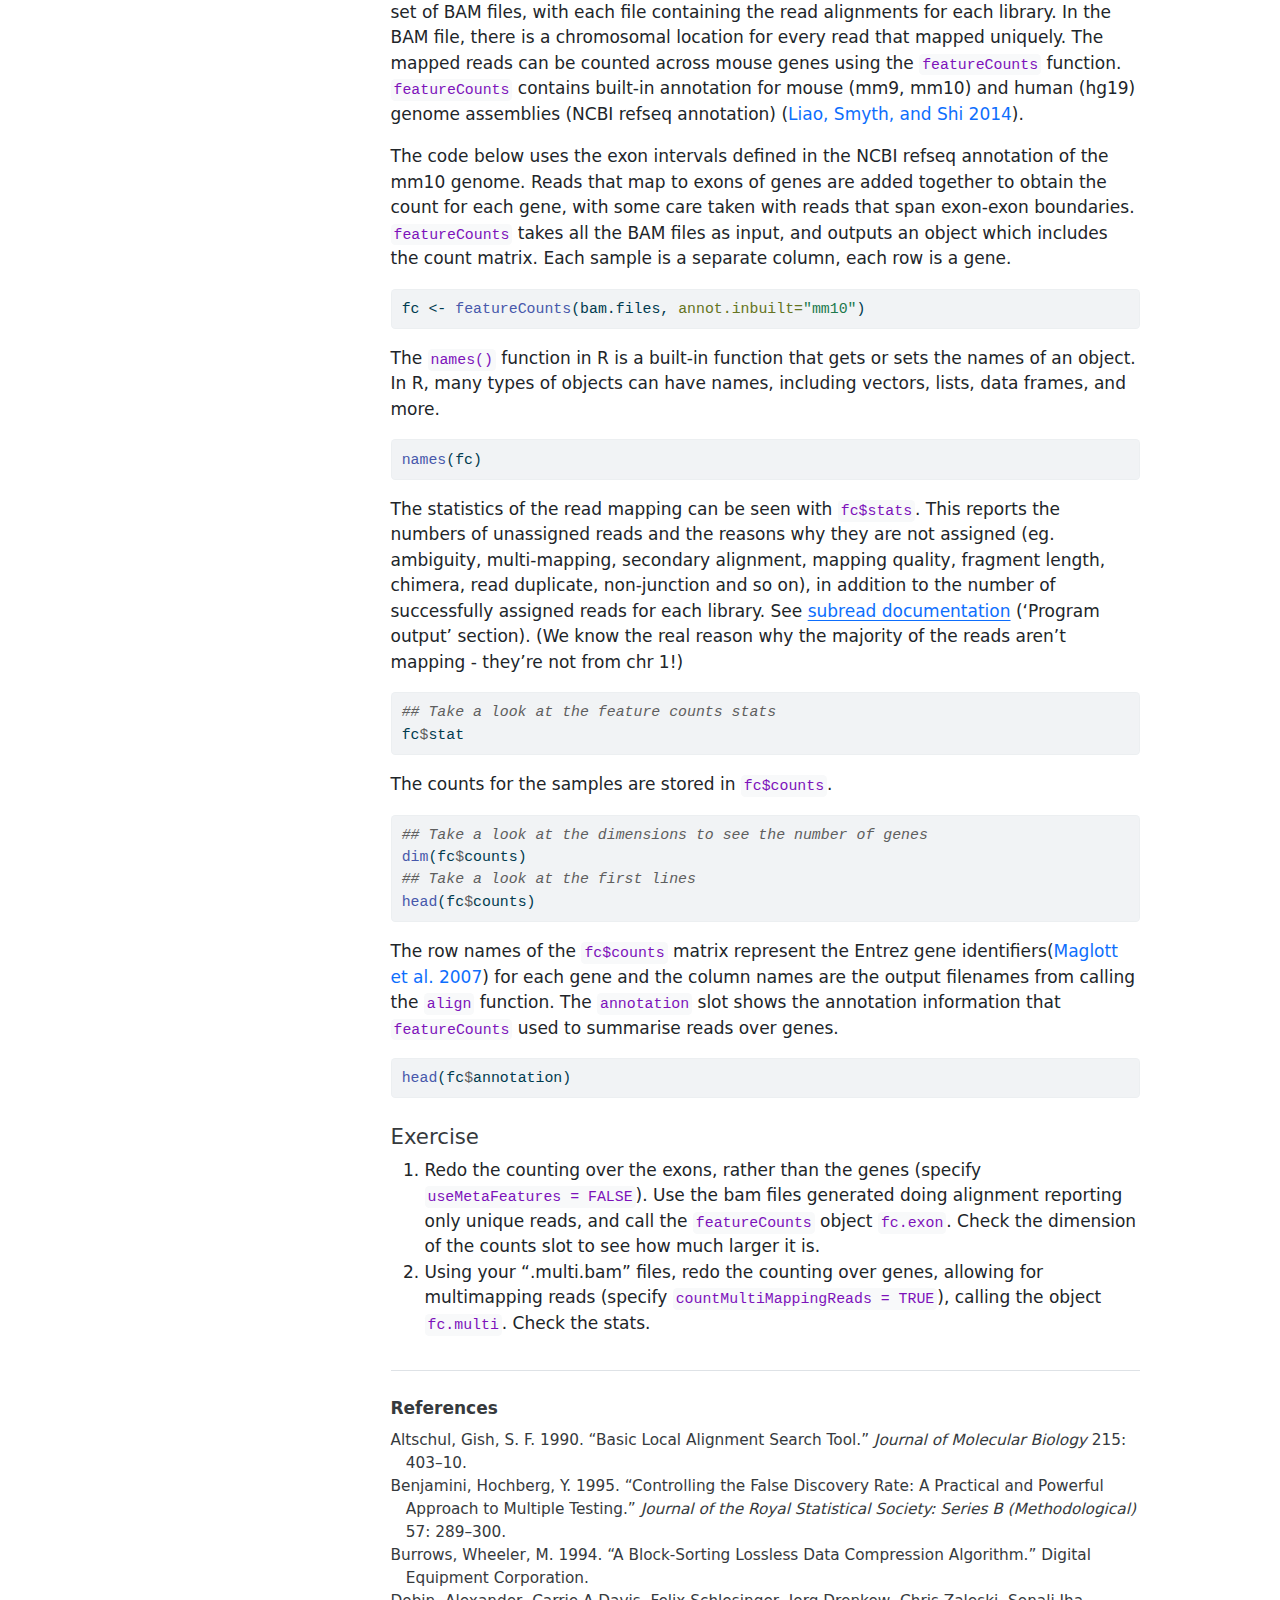
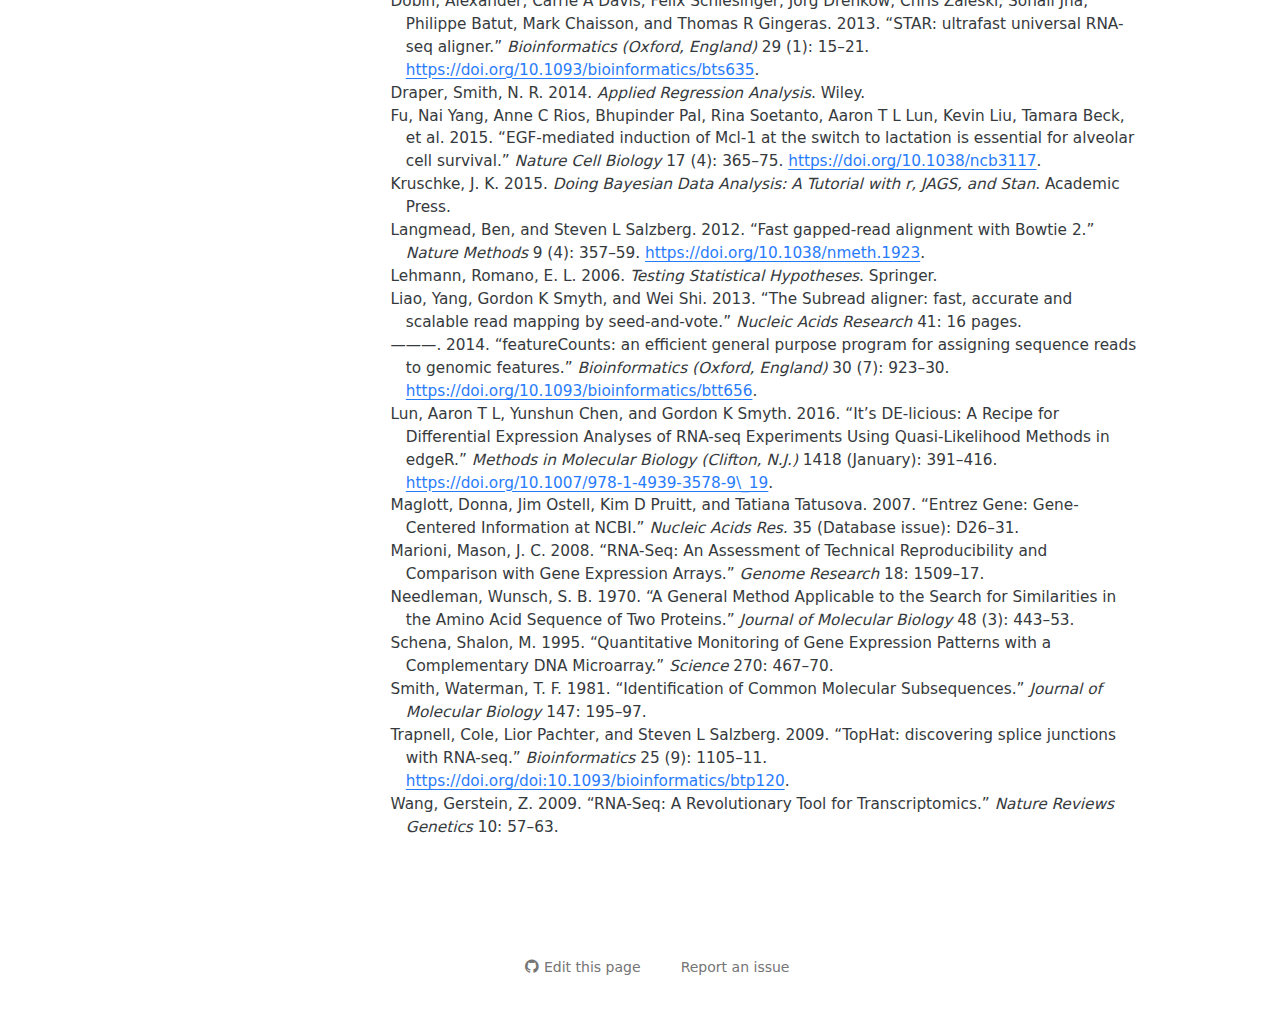
<file: docs/Chaper05_Counting.html>
<!DOCTYPE html>
<html xmlns="http://www.w3.org/1999/xhtml" lang="en" xml:lang="en"><head>

<meta charset="utf-8">
<meta name="generator" content="quarto-1.4.553">

<meta name="viewport" content="width=device-width, initial-scale=1.0, user-scalable=yes">


<title>Statistical Analysis in Medical Research Using R - Counting</title>
<style>
code{white-space: pre-wrap;}
span.smallcaps{font-variant: small-caps;}
div.columns{display: flex; gap: min(4vw, 1.5em);}
div.column{flex: auto; overflow-x: auto;}
div.hanging-indent{margin-left: 1.5em; text-indent: -1.5em;}
ul.task-list{list-style: none;}
ul.task-list li input[type="checkbox"] {
  width: 0.8em;
  margin: 0 0.8em 0.2em -1em; /* quarto-specific, see https://github.com/quarto-dev/quarto-cli/issues/4556 */ 
  vertical-align: middle;
}
/* CSS for syntax highlighting */
pre > code.sourceCode { white-space: pre; position: relative; }
pre > code.sourceCode > span { line-height: 1.25; }
pre > code.sourceCode > span:empty { height: 1.2em; }
.sourceCode { overflow: visible; }
code.sourceCode > span { color: inherit; text-decoration: inherit; }
div.sourceCode { margin: 1em 0; }
pre.sourceCode { margin: 0; }
@media screen {
div.sourceCode { overflow: auto; }
}
@media print {
pre > code.sourceCode { white-space: pre-wrap; }
pre > code.sourceCode > span { text-indent: -5em; padding-left: 5em; }
}
pre.numberSource code
  { counter-reset: source-line 0; }
pre.numberSource code > span
  { position: relative; left: -4em; counter-increment: source-line; }
pre.numberSource code > span > a:first-child::before
  { content: counter(source-line);
    position: relative; left: -1em; text-align: right; vertical-align: baseline;
    border: none; display: inline-block;
    -webkit-touch-callout: none; -webkit-user-select: none;
    -khtml-user-select: none; -moz-user-select: none;
    -ms-user-select: none; user-select: none;
    padding: 0 4px; width: 4em;
  }
pre.numberSource { margin-left: 3em;  padding-left: 4px; }
div.sourceCode
  {   }
@media screen {
pre > code.sourceCode > span > a:first-child::before { text-decoration: underline; }
}
/* CSS for citations */
div.csl-bib-body { }
div.csl-entry {
  clear: both;
  margin-bottom: 0em;
}
.hanging-indent div.csl-entry {
  margin-left:2em;
  text-indent:-2em;
}
div.csl-left-margin {
  min-width:2em;
  float:left;
}
div.csl-right-inline {
  margin-left:2em;
  padding-left:1em;
}
div.csl-indent {
  margin-left: 2em;
}</style>


<script src="site_libs/quarto-nav/quarto-nav.js"></script>
<script src="site_libs/quarto-nav/headroom.min.js"></script>
<script src="site_libs/clipboard/clipboard.min.js"></script>
<script src="site_libs/quarto-search/autocomplete.umd.js"></script>
<script src="site_libs/quarto-search/fuse.min.js"></script>
<script src="site_libs/quarto-search/quarto-search.js"></script>
<meta name="quarto:offset" content="./">
<script src="site_libs/quarto-html/quarto.js"></script>
<script src="site_libs/quarto-html/popper.min.js"></script>
<script src="site_libs/quarto-html/tippy.umd.min.js"></script>
<script src="site_libs/quarto-html/anchor.min.js"></script>
<link href="site_libs/quarto-html/tippy.css" rel="stylesheet">
<link href="site_libs/quarto-html/quarto-syntax-highlighting.css" rel="stylesheet" id="quarto-text-highlighting-styles">
<script src="site_libs/bootstrap/bootstrap.min.js"></script>
<link href="site_libs/bootstrap/bootstrap-icons.css" rel="stylesheet">
<link href="site_libs/bootstrap/bootstrap.min.css" rel="stylesheet" id="quarto-bootstrap" data-mode="light">
<script id="quarto-search-options" type="application/json">{
  "location": "sidebar",
  "copy-button": false,
  "collapse-after": 3,
  "panel-placement": "start",
  "type": "textbox",
  "limit": 50,
  "keyboard-shortcut": [
    "f",
    "/",
    "s"
  ],
  "show-item-context": false,
  "language": {
    "search-no-results-text": "No results",
    "search-matching-documents-text": "matching documents",
    "search-copy-link-title": "Copy link to search",
    "search-hide-matches-text": "Hide additional matches",
    "search-more-match-text": "more match in this document",
    "search-more-matches-text": "more matches in this document",
    "search-clear-button-title": "Clear",
    "search-text-placeholder": "",
    "search-detached-cancel-button-title": "Cancel",
    "search-submit-button-title": "Submit",
    "search-label": "Search"
  }
}</script>


</head>

<body class="nav-sidebar floating fullcontent">

<div id="quarto-search-results"></div>
  <header id="quarto-header" class="headroom fixed-top">
  <nav class="quarto-secondary-nav">
    <div class="container-fluid d-flex">
      <button type="button" class="quarto-btn-toggle btn" data-bs-toggle="collapse" data-bs-target=".quarto-sidebar-collapse-item" aria-controls="quarto-sidebar" aria-expanded="false" aria-label="Toggle sidebar navigation" onclick="if (window.quartoToggleHeadroom) { window.quartoToggleHeadroom(); }">
        <i class="bi bi-layout-text-sidebar-reverse"></i>
      </button>
        <nav class="quarto-page-breadcrumbs" aria-label="breadcrumb"><ol class="breadcrumb"><li class="breadcrumb-item">
      Statistical Analysis in Medical Research Using R
      </li></ol></nav>
        <a class="flex-grow-1" role="button" data-bs-toggle="collapse" data-bs-target=".quarto-sidebar-collapse-item" aria-controls="quarto-sidebar" aria-expanded="false" aria-label="Toggle sidebar navigation" onclick="if (window.quartoToggleHeadroom) { window.quartoToggleHeadroom(); }">      
        </a>
      <button type="button" class="btn quarto-search-button" aria-label="" onclick="window.quartoOpenSearch();">
        <i class="bi bi-search"></i>
      </button>
    </div>
  </nav>
</header>
<!-- content -->
<div id="quarto-content" class="quarto-container page-columns page-rows-contents page-layout-article">
<!-- sidebar -->
  <nav id="quarto-sidebar" class="sidebar collapse collapse-horizontal quarto-sidebar-collapse-item sidebar-navigation floating overflow-auto">
    <div class="pt-lg-2 mt-2 text-left sidebar-header">
    <div class="sidebar-title mb-0 py-0">
      <a href="./">Statistical Analysis in Medical Research Using R</a> 
        <div class="sidebar-tools-main">
  <a href="" class="quarto-reader-toggle quarto-navigation-tool px-1" onclick="window.quartoToggleReader(); return false;" title="Toggle reader mode">
  <div class="quarto-reader-toggle-btn">
  <i class="bi"></i>
  </div>
</a>
</div>
    </div>
      </div>
        <div class="mt-2 flex-shrink-0 align-items-center">
        <div class="sidebar-search">
        <div id="quarto-search" class="" title="Search"></div>
        </div>
        </div>
    <div class="sidebar-menu-container"> 
    <ul class="list-unstyled mt-1">
        <li class="sidebar-item sidebar-item-section">
      <div class="sidebar-item-container"> 
            <a class="sidebar-item-text sidebar-link text-start" data-bs-toggle="collapse" data-bs-target="#quarto-sidebar-section-1" aria-expanded="true">
 <span class="menu-text">Home</span></a>
          <a class="sidebar-item-toggle text-start" data-bs-toggle="collapse" data-bs-target="#quarto-sidebar-section-1" aria-expanded="true" aria-label="Toggle section">
            <i class="bi bi-chevron-right ms-2"></i>
          </a> 
      </div>
      <ul id="quarto-sidebar-section-1" class="collapse list-unstyled sidebar-section depth1 show">  
          <li class="sidebar-item">
  <div class="sidebar-item-container"> 
  <a href="./index.html" class="sidebar-item-text sidebar-link">
 <span class="menu-text">Statistical Analysis in Medical Research Using R</span></a>
  </div>
</li>
      </ul>
  </li>
        <li class="sidebar-item sidebar-item-section">
      <div class="sidebar-item-container"> 
            <a class="sidebar-item-text sidebar-link text-start" data-bs-toggle="collapse" data-bs-target="#quarto-sidebar-section-2" aria-expanded="true">
 <span class="menu-text">Introduction</span></a>
          <a class="sidebar-item-toggle text-start" data-bs-toggle="collapse" data-bs-target="#quarto-sidebar-section-2" aria-expanded="true" aria-label="Toggle section">
            <i class="bi bi-chevron-right ms-2"></i>
          </a> 
      </div>
      <ul id="quarto-sidebar-section-2" class="collapse list-unstyled sidebar-section depth1 show">  
          <li class="sidebar-item">
  <div class="sidebar-item-container"> 
  <a href="./Chapter01_Introduction.html" class="sidebar-item-text sidebar-link">
 <span class="menu-text">R Basics</span></a>
  </div>
</li>
          <li class="sidebar-item">
  <div class="sidebar-item-container"> 
  <a href="./Chapter02_BasicProgramming.html" class="sidebar-item-text sidebar-link">
 <span class="menu-text">Basic programing</span></a>
  </div>
</li>
      </ul>
  </li>
    </ul>
    </div>
</nav>
<div id="quarto-sidebar-glass" class="quarto-sidebar-collapse-item" data-bs-toggle="collapse" data-bs-target=".quarto-sidebar-collapse-item"></div>
<!-- margin-sidebar -->
    
<!-- main -->
<main class="content" id="quarto-document-content">

<header id="title-block-header" class="quarto-title-block default">
<div class="quarto-title">
<h1 class="title">Counting</h1>
</div>



<div class="quarto-title-meta">

    
  
    
  </div>
  


</header>


<section id="alignment-and-mapping-algorithms" class="level1">
<h1>Alignment and Mapping Algorithms</h1>
<p>Alignment and mapping algorithms are crucial in bioinformatics for sequence alignment and genome assembly. Here are some of the most commonly used algorithms:</p>
<section id="smith-waterman-algorithm" class="level2">
<h2 class="anchored" data-anchor-id="smith-waterman-algorithm">1. Smith-Waterman Algorithm</h2>
<p>The <strong>Smith-Waterman algorithm</strong><span class="citation" data-cites="smith1981">(<a href="#ref-smith1981" role="doc-biblioref">Smith 1981</a>)</span> is a classic dynamic programming algorithm used for local sequence alignment. It identifies similar regions between two strings or nucleotide or protein sequences.</p>
</section>
<section id="needleman-wunsch-algorithm" class="level2">
<h2 class="anchored" data-anchor-id="needleman-wunsch-algorithm">2. Needleman-Wunsch Algorithm</h2>
<p>The <strong>Needleman-Wunsch algorithm</strong><span class="citation" data-cites="needleman1970">(<a href="#ref-needleman1970" role="doc-biblioref">Needleman 1970</a>)</span> is also a dynamic programming algorithm, but it’s used for global sequence alignment. It finds the best alignment (including gaps) between two sequences.</p>
</section>
<section id="burrows-wheeler-transform-bwt" class="level2">
<h2 class="anchored" data-anchor-id="burrows-wheeler-transform-bwt">3. Burrows-Wheeler Transform (BWT)</h2>
<p>The <strong>Burrows-Wheeler Transform (BWT)</strong><span class="citation" data-cites="burrows1994">(<a href="#ref-burrows1994" role="doc-biblioref">Burrows 1994</a>)</span> is an algorithm that is used in data compression, notably in bzip2 and the sequence aligner Bowtie. It transforms a string into a more compressible format, which is useful for both data compression and bioinformatics.</p>
</section>
<section id="blast-basic-local-alignment-search-tool" class="level2">
<h2 class="anchored" data-anchor-id="blast-basic-local-alignment-search-tool">4. BLAST (Basic Local Alignment Search Tool)</h2>
<p><strong>BLAST</strong><span class="citation" data-cites="altschul1990">(<a href="#ref-altschul1990" role="doc-biblioref">Altschul 1990</a>)</span> is an algorithm for comparing primary biological sequence information, such as the amino-acid sequences of proteins or the nucleotides of DNA and/or RNA sequences. It’s a very fast sequence alignment algorithm primarily used to search sequence databases for optimal local alignments to a query.</p>
</section>
</section>
<section id="microarray-and-rna-sequencing" class="level1">
<h1>Microarray and RNA Sequencing</h1>
<p>Microarrays and RNA sequencing are two main technologies used for gene expression profiling. They have different methodologies and applications, especially in gene differential analysis.</p>
<section id="microarray" class="level2">
<h2 class="anchored" data-anchor-id="microarray">Microarray</h2>
<p>Microarrays are a well-established technology that allows for the measurement of expression levels of thousands of genes simultaneously <span class="citation" data-cites="schena1995">(<a href="#ref-schena1995" role="doc-biblioref">Schena 1995</a>)</span>. They use probes that hybridize to specific target sequences present in the sample. The intensity of the signal from each spot on the array corresponds to the quantity of the target sequence in the sample.</p>
</section>
<section id="rna-sequencing" class="level2">
<h2 class="anchored" data-anchor-id="rna-sequencing">RNA Sequencing</h2>
<p>RNA sequencing (RNA-Seq) is a more recent technology that provides a far more precise measurement of levels of transcripts and their isoforms <span class="citation" data-cites="wang2009">(<a href="#ref-wang2009" role="doc-biblioref">Wang 2009</a>)</span>. Unlike microarrays, RNA-Seq does not require prior knowledge of the sequences and can therefore be used to discover novel transcripts.</p>
</section>
<section id="differences" class="level2">
<h2 class="anchored" data-anchor-id="differences">Differences</h2>
<p>The main differences between microarrays and RNA-Seq include:</p>
<ol type="1">
<li><strong>Resolution</strong>: RNA-Seq has a higher resolution than microarrays. It can detect low abundance transcripts, alternative splicing, and mutations <span class="citation" data-cites="wang2009">(<a href="#ref-wang2009" role="doc-biblioref">Wang 2009</a>)</span>.</li>
<li><strong>Dynamic Range</strong>: RNA-Seq has a larger dynamic range than microarrays, allowing for the detection of more differentially expressed genes with higher fold change <span class="citation" data-cites="marioni2008">(<a href="#ref-marioni2008" role="doc-biblioref">Marioni 2008</a>)</span>.</li>
<li><strong>Cost</strong>: Microarrays are generally less expensive than RNA-Seq.</li>
</ol>
</section>
<section id="application-on-gene-differential-analysis" class="level2">
<h2 class="anchored" data-anchor-id="application-on-gene-differential-analysis">Application on Gene Differential Analysis</h2>
<p>Both microarrays and RNA-Seq can be used for gene differential analysis, which involves finding differences in gene expression between different groups of samples. RNA-Seq is often preferred for this application due to its higher resolution and larger dynamic range <span class="citation" data-cites="marioni2008">(<a href="#ref-marioni2008" role="doc-biblioref">Marioni 2008</a>)</span>.</p>
</section>
</section>
<section id="basic-statistical-skills-for-differential-expression-analysis" class="level1">
<h1>Basic Statistical Skills for Differential Expression Analysis</h1>
<p>Differential expression analysis involves comparing the expression levels of genes across different conditions. This process requires a understanding of various statistical concepts and methods. Here are some of the key statistical skills needed:</p>
<section id="hypothesis-testing" class="level2">
<h2 class="anchored" data-anchor-id="hypothesis-testing">1. Hypothesis Testing</h2>
<p>Hypothesis testing is a statistical method used to make inferences or draw conclusions about a population based on a sample of data. In the context of differential expression analysis, hypothesis testing is used to determine whether the difference in gene expression between two conditions is statistically significant <span class="citation" data-cites="lehmann2006">(<a href="#ref-lehmann2006" role="doc-biblioref">Lehmann 2006</a>)</span>.</p>
</section>
<section id="multiple-testing-correction" class="level2">
<h2 class="anchored" data-anchor-id="multiple-testing-correction">2. Multiple Testing Correction</h2>
<p>When performing multiple hypothesis tests, the chance of obtaining false positives increases. Multiple testing correction techniques, such as the Bonferroni correction or the Benjamini-Hochberg procedure, are used to control the false positive rate <span class="citation" data-cites="benjamini1995">(<a href="#ref-benjamini1995" role="doc-biblioref">Benjamini 1995</a>)</span>.</p>
</section>
<section id="regression-analysis" class="level2">
<h2 class="anchored" data-anchor-id="regression-analysis">3. Regression Analysis</h2>
<p>Regression analysis is used to model the relationship between a dependent variable (gene expression level) and one or more independent variables (experimental conditions). Linear regression and logistic regression are commonly used methods in differential expression analysis <span class="citation" data-cites="draper2014">(<a href="#ref-draper2014" role="doc-biblioref">Draper 2014</a>)</span>.</p>
</section>
<section id="bayesian-statistics" class="level2">
<h2 class="anchored" data-anchor-id="bayesian-statistics">4. Bayesian Statistics</h2>
<p>Bayesian statistics is a statistical paradigm that deals with the updating of probabilities based on observed data. Bayesian methods, such as Bayesian hierarchical models, are increasingly being used in differential expression analysis to share information across genes <span class="citation" data-cites="kruschke2015">(<a href="#ref-kruschke2015" role="doc-biblioref">Kruschke 2015</a>)</span>.</p>
</section>
</section>
<section id="counting" class="level1">
<h1>Counting</h1>
<p>This material has been developed utilizing the following sources: <a href="http://www.statsci.org/smyth/pubs/QLedgeRPreprint.pdf">QLedgeRPreprint</a> <span class="citation" data-cites="Lun2016">(<a href="#ref-Lun2016" role="doc-biblioref">Lun, Chen, and Smyth 2016</a>)</span> and <a href="http://bioinf.wehi.edu.au/RNAseqCaseStudy/">RNAseqCaseStudy</a>.</p>
<p>The package we’ll be using is <strong>Rsubread</strong>. This is a software package for the R programming language that provides a number of utilities for analyzing RNA-Seq data, including read alignment (mapping), read counting, and differential expression analysis.</p>
<p>The data files needed for this exercise include: - Mouse chromosome 1 Rsubread index files (approximately 400MB in size) - A file named <code>Targets2.txt</code> - The 12 <code>fastq.gz</code> files for the mouse dataset</p>
<p>The GEO entry for the dataset can be found <a href="http://www.ncbi.nlm.nih.gov/geo/query/acc.cgi?acc=GSE60450">here</a>.</p>
<p>The raw reads were downloaded from SRA from the link given in GEO for the dataset. These files are in .sra format. The sra toolkit from NCBI was used to convert the .sra files to .fastq files using the <code>fastq-dump</code> command.</p>
<section id="downloading-genome-files" class="level2">
<h2 class="anchored" data-anchor-id="downloading-genome-files">Downloading Genome Files</h2>
<p>We have provided the index files for chromosome 1 for the mouse genome build mm10 for this lecture in order to save time on building the index. However, full genome fasta files for a number of different genomes are available to download from the UCSC genome browser, see <a href="http://hgdownload.soe.ucsc.edu/downloads.html">here</a>; from NCBI: <a href="http://www.ncbi.nlm.nih.gov/genome">here</a>; or from ENSEMBL: <a href="http://asia.ensembl.org/info/data/ftp/index.html">here</a>.</p>
</section>
<section id="introduction-and-data-import" class="level2">
<h2 class="anchored" data-anchor-id="introduction-and-data-import">Introduction and Data Import</h2>
<p>For the purpose of this lecture, we are going to be working with a small part of the mouse reference genome (chromosome 1) to show how to do read alignment and counting using R. Mapping reads to the genome is a very important step, and many different mappers/aligners are available, such as bowtie <span class="citation" data-cites="Langmead2012">(<a href="#ref-Langmead2012" role="doc-biblioref">Langmead and Salzberg 2012</a>)</span>, topHat <span class="citation" data-cites="trapnell2009tophat">(<a href="#ref-trapnell2009tophat" role="doc-biblioref">Trapnell, Pachter, and Salzberg 2009</a>)</span>, STAR <span class="citation" data-cites="Dobin2013">(<a href="#ref-Dobin2013" role="doc-biblioref">Dobin et al. 2013</a>)</span> and Rsubread <span class="citation" data-cites="liao2013subread">(<a href="#ref-liao2013subread" role="doc-biblioref">Liao, Smyth, and Shi 2013</a>)</span>. Rsubread is the only mappers/aligner that can run in R. Most alignment tools are run in a linux environment, and they are very computationally intensive. Most mapping tasks require larger computers than an average laptop, so usually read mapping is done on a server in a linux-like environment. Here we are only going to be mapping 1000 reads from each sample from our mouse lactation dataset <span class="citation" data-cites="Fu2015">(<a href="#ref-Fu2015" role="doc-biblioref">Fu et al. 2015</a>)</span>, and we will only be mapping to chromosome 1.</p>
<p>First, let’s load the Rsubread package into R.</p>
<div class="cell">
<div class="sourceCode cell-code" id="cb1"><pre class="sourceCode r code-with-copy"><code class="sourceCode r"><span id="cb1-1"><a href="#cb1-1" aria-hidden="true" tabindex="-1"></a><span class="co"># Load necessary library</span></span>
<span id="cb1-2"><a href="#cb1-2" aria-hidden="true" tabindex="-1"></a><span class="co"># To install package, enter in console"</span></span>
<span id="cb1-3"><a href="#cb1-3" aria-hidden="true" tabindex="-1"></a><span class="co"># if (!require("BiocManager", quietly = TRUE))</span></span>
<span id="cb1-4"><a href="#cb1-4" aria-hidden="true" tabindex="-1"></a><span class="co">#    install.packages("BiocManager")</span></span>
<span id="cb1-5"><a href="#cb1-5" aria-hidden="true" tabindex="-1"></a><span class="co"># BiocManager::install("Biostrings")</span></span>
<span id="cb1-6"><a href="#cb1-6" aria-hidden="true" tabindex="-1"></a><span class="fu">library</span>(Rsubread)</span></code><button title="Copy to Clipboard" class="code-copy-button"><i class="bi"></i></button></pre></div>
</div>
<p>Earlier we put all the sequencing read data (.fastq.gz files) in the data directory. Now we need to find them in order to tell the Rsubread aligner which files to look at. We can search for all .fastq.gz files in the data directory using the <code>list.files</code> command. The pattern argument takes a regular expression. In this case we are using the <code>$</code> to mean the end of the string, so we will only get files that end in “.fastq.gz”</p>
<div class="cell">
<div class="sourceCode cell-code" id="cb2"><pre class="sourceCode r code-with-copy"><code class="sourceCode r"><span id="cb2-1"><a href="#cb2-1" aria-hidden="true" tabindex="-1"></a>fastq.files <span class="ot">&lt;-</span> <span class="fu">list.files</span>(<span class="at">path =</span> <span class="st">"./data"</span>, <span class="at">pattern =</span> <span class="st">".fastq.gz$"</span>, <span class="at">full.names =</span> <span class="cn">TRUE</span>)</span>
<span id="cb2-2"><a href="#cb2-2" aria-hidden="true" tabindex="-1"></a>fastq.files</span></code><button title="Copy to Clipboard" class="code-copy-button"><i class="bi"></i></button></pre></div>
</div>
</section>
<section id="alignment-with-r" class="level2">
<h2 class="anchored" data-anchor-id="alignment-with-r">Alignment with R</h2>
<section id="build-the-index" class="level3">
<h3 class="anchored" data-anchor-id="build-the-index">Build the Index</h3>
<p>Read sequences are stored in compressed (gzipped) FASTQ files. Before the differential expression analysis can proceed, these reads must be aligned to the mouse genome and counted into annotated genes. This can be achieved with functions in the Rsubread package.</p>
<p>The first step in performing the alignment is to build an index. In order to build an index you need to have the fasta file (.fa), which can be downloaded from the UCSC genome browser. Here we are building the index just for chromosome 1. This may take several minutes to run. Building the full index using the whole mouse genome usually takes about 30 minutes to an hr on a server. <em>We won’t be building the index in the lecture due to time constraints, we have provided the index files for you</em>. The command below assumes the chr1 genome information for mm10 is stored in the “chr1.fa” file.</p>
<div class="cell">
<div class="sourceCode cell-code" id="cb3"><pre class="sourceCode r code-with-copy"><code class="sourceCode r"><span id="cb3-1"><a href="#cb3-1" aria-hidden="true" tabindex="-1"></a><span class="co"># We have provided the index files. You do not need to run command below.</span></span>
<span id="cb3-2"><a href="#cb3-2" aria-hidden="true" tabindex="-1"></a><span class="co"># buildindex(basename="data/chr1_mm10", reference="chr1.fa")</span></span></code><button title="Copy to Clipboard" class="code-copy-button"><i class="bi"></i></button></pre></div>
</div>
<p>The above command will generate the index files in the working directory. In this example, the prefix for the index files is chr1_mm10. You can see the additional files generated using the <code>list.files</code> command, which will list every file in your current working directory.</p>
<div class="cell">
<div class="sourceCode cell-code" id="cb4"><pre class="sourceCode r code-with-copy"><code class="sourceCode r"><span id="cb4-1"><a href="#cb4-1" aria-hidden="true" tabindex="-1"></a><span class="fu">list.files</span>(<span class="st">"data/"</span>)</span></code><button title="Copy to Clipboard" class="code-copy-button"><i class="bi"></i></button></pre></div>
</div>
</section>
<section id="aligning-reads-to-chromosome-1-of-reference-genome" class="level3">
<h3 class="anchored" data-anchor-id="aligning-reads-to-chromosome-1-of-reference-genome">Aligning Reads to Chromosome 1 of Reference Genome</h3>
<p>Now that we have generated our index, we can align our reads using the <code>align</code> command. There are often numerous mapping parameters that we can specify, but usually the default mapping parameters for the <code>align</code> function are fine. If we had paired end data, we would specify the second read file/s using the <code>readfile2</code> argument. Our mouse data comprises 100bp single end reads.</p>
<p>We can specify the output files, or we can let <code>Rsubread</code> choose the output file names for us. The default output file name is the filename with “.subread.BAM” added at the end.</p>
<p>Now we can align our 12 fastq.gz files using the <code>align</code> command.</p>
<div class="cell">
<div class="sourceCode cell-code" id="cb5"><pre class="sourceCode r code-with-copy"><code class="sourceCode r"><span id="cb5-1"><a href="#cb5-1" aria-hidden="true" tabindex="-1"></a><span class="fu">align</span>(<span class="at">index=</span><span class="st">"data/chr1_mm10"</span>, <span class="at">readfile1 =</span> fastq.files)</span></code><button title="Copy to Clipboard" class="code-copy-button"><i class="bi"></i></button></pre></div>
</div>
<p>This will align each of the 12 samples one after the other. As we’re only using a subset of 1000 reads per sample, aligning should just take a minute or so for each sample. To run the full samples from this dataset would take several hours per sample. The BAM files are saved in the working directory.</p>
<p>To see how many parameters you can change try the <code>args</code> function:</p>
<div class="cell">
<div class="sourceCode cell-code" id="cb6"><pre class="sourceCode r code-with-copy"><code class="sourceCode r"><span id="cb6-1"><a href="#cb6-1" aria-hidden="true" tabindex="-1"></a><span class="fu">args</span>(align)</span></code><button title="Copy to Clipboard" class="code-copy-button"><i class="bi"></i></button></pre></div>
</div>
<p>In this example we have kept many of the default settings, which have been optimised to work well under a variety of situations. The default setting for <code>align</code> is that it only keeps reads that uniquely map to the reference genome. For testing differential expression of genes, this is what we want, as the reads are unambigously assigned to one place in the genome, allowing for easier interpretation of the results. Understanding all the different parameters you can change involves doing a lot of reading about the aligner that you are using, and can take a lot of time to understand! Today we won’t be going into the details of the parameters you can change, but you can get more information from looking at the help:</p>
<div class="cell">
<div class="sourceCode cell-code" id="cb7"><pre class="sourceCode r code-with-copy"><code class="sourceCode r"><span id="cb7-1"><a href="#cb7-1" aria-hidden="true" tabindex="-1"></a>?align</span></code><button title="Copy to Clipboard" class="code-copy-button"><i class="bi"></i></button></pre></div>
</div>
<p>We can get a summary of the proportion of reads that mapped to the reference genome using the <code>propmapped</code> function.</p>
<div class="cell">
<div class="sourceCode cell-code" id="cb8"><pre class="sourceCode r code-with-copy"><code class="sourceCode r"><span id="cb8-1"><a href="#cb8-1" aria-hidden="true" tabindex="-1"></a>bam.files <span class="ot">&lt;-</span> <span class="fu">list.files</span>(<span class="at">path =</span> <span class="st">"./data"</span>, <span class="at">pattern =</span> <span class="st">".BAM$"</span>, <span class="at">full.names =</span> <span class="cn">TRUE</span>)</span>
<span id="cb8-2"><a href="#cb8-2" aria-hidden="true" tabindex="-1"></a>bam.files</span></code><button title="Copy to Clipboard" class="code-copy-button"><i class="bi"></i></button></pre></div>
</div>
<div class="cell">
<div class="sourceCode cell-code" id="cb9"><pre class="sourceCode r code-with-copy"><code class="sourceCode r"><span id="cb9-1"><a href="#cb9-1" aria-hidden="true" tabindex="-1"></a>props <span class="ot">&lt;-</span> <span class="fu">propmapped</span>(<span class="at">files=</span>bam.files)</span>
<span id="cb9-2"><a href="#cb9-2" aria-hidden="true" tabindex="-1"></a>props</span></code><button title="Copy to Clipboard" class="code-copy-button"><i class="bi"></i></button></pre></div>
</div>
</section>
<section id="exercise-1" class="level3">
<h3 class="anchored" data-anchor-id="exercise-1">Exercise 1</h3>
<section id="objetive" class="level4">
<h4 class="anchored" data-anchor-id="objetive">Objetive</h4>
<p>The objective of this exercise is to explore the impact of alignment parameters on the mapping of sequencing reads. Specifically, we aim to:</p>
<ol type="1">
<li><p><strong>Investigate the effect of allowing multi-mapping reads</strong>: By setting <code>unique = FALSE</code>, we allow reads that map to multiple locations in the genome. This can be particularly useful for understanding the behavior of repetitive sequences or regions of high sequence similarity.</p></li>
<li><p><strong>Examine the influence of reporting multiple “best” locations</strong>: By setting <code>nBestLocations = 6</code>, we allow up to six of the best matching locations for each read to be reported. This can provide a more comprehensive view of potential mapping locations for each read.</p></li>
<li><p>Try aligning the fastq files allowing multi-mapping reads (set <code>unique = FALSE</code>), and allowing for up to 6 “best” locations to be reported (<code>nBestLocations = 6</code>). Specify the output file names (bam.files.multi) by substituting “.fastq.gz” with “.multi.bam” so we don’t overwrite our unique alignment bam files.</p></li>
<li><p>Look at the proportion of reads mapped and see if we get any more reads mapping by specifying a less stringent criteria.</p></li>
</ol>
</section>
</section>
</section>
<section id="quality-control" class="level2">
<h2 class="anchored" data-anchor-id="quality-control">Quality Control</h2>
<p>Quality control (QC) is a critical step in the RNA sequencing workflow. It involves assessing the quality of the raw sequencing data, which are typically stored in FASTQ files. Each FASTQ file contains a list of reads along with their corresponding quality scores. These scores indicate the confidence of each base call. Low-quality reads, adapter sequences, and contaminants can be identified at this stage and filtered out before downstream analysis. It’s important to note that QC should be an iterative process, performed before and after each major step in the RNA-Seq data analysis pipeline.</p>
<p>We can have a look at the quality scores associated with each base that has been called by the sequencing machine using the <code>qualityScores</code> function in <em>Rsubread</em>.</p>
<p>Let’s first extract quality scores for 100 reads for the file “SRR1552450.fastq.gz”.</p>
<div class="cell">
<div class="sourceCode cell-code" id="cb10"><pre class="sourceCode r code-with-copy"><code class="sourceCode r"><span id="cb10-1"><a href="#cb10-1" aria-hidden="true" tabindex="-1"></a><span class="co"># Extract quality scores</span></span>
<span id="cb10-2"><a href="#cb10-2" aria-hidden="true" tabindex="-1"></a>qs <span class="ot">&lt;-</span> <span class="fu">qualityScores</span>(<span class="at">filename=</span><span class="st">"data/SRR1552450.fastq.gz"</span>,<span class="at">nreads=</span><span class="dv">100</span>)</span>
<span id="cb10-3"><a href="#cb10-3" aria-hidden="true" tabindex="-1"></a><span class="co"># Check dimension of qs</span></span>
<span id="cb10-4"><a href="#cb10-4" aria-hidden="true" tabindex="-1"></a><span class="fu">dim</span>(qs)</span>
<span id="cb10-5"><a href="#cb10-5" aria-hidden="true" tabindex="-1"></a><span class="co"># Check first few elements of qs with head</span></span>
<span id="cb10-6"><a href="#cb10-6" aria-hidden="true" tabindex="-1"></a><span class="fu">head</span>(qs)</span></code><button title="Copy to Clipboard" class="code-copy-button"><i class="bi"></i></button></pre></div>
</div>
<p>A quality score of 30 corresponds to a 1 in 1000 chance of an incorrect base call. (A quality score of 10 is a 1 in 10 chance of an incorrect base call.) To look at the overall distribution of quality scores across the 100 reads, we can look at a boxplot</p>
<div class="cell">
<div class="sourceCode cell-code" id="cb11"><pre class="sourceCode r code-with-copy"><code class="sourceCode r"><span id="cb11-1"><a href="#cb11-1" aria-hidden="true" tabindex="-1"></a><span class="fu">boxplot</span>(qs)</span></code><button title="Copy to Clipboard" class="code-copy-button"><i class="bi"></i></button></pre></div>
</div>
<section id="exercise" class="level3">
<h3 class="anchored" data-anchor-id="exercise">Exercise</h3>
<ol type="1">
<li>Extract quality scores for SRR1552451.fastq.gz for 50 reads.</li>
<li>Plot a boxplot of the quality scores for SRR1552451.fastq.gz.”</li>
</ol>
</section>
</section>
<section id="counting-1" class="level2">
<h2 class="anchored" data-anchor-id="counting-1">Counting</h2>
<p>Once we have determined where each read originates in the genome, we need to summarize this information across genes or exons. The alignment process generates a set of BAM files, with each file containing the read alignments for each library. In the BAM file, there is a chromosomal location for every read that mapped uniquely. The mapped reads can be counted across mouse genes using the <code>featureCounts</code> function. <code>featureCounts</code> contains built-in annotation for mouse (mm9, mm10) and human (hg19) genome assemblies (NCBI refseq annotation) <span class="citation" data-cites="Liao2014">(<a href="#ref-Liao2014" role="doc-biblioref">Liao, Smyth, and Shi 2014</a>)</span>.</p>
<p>The code below uses the exon intervals defined in the NCBI refseq annotation of the mm10 genome. Reads that map to exons of genes are added together to obtain the count for each gene, with some care taken with reads that span exon-exon boundaries. <code>featureCounts</code> takes all the BAM files as input, and outputs an object which includes the count matrix. Each sample is a separate column, each row is a gene.</p>
<div class="cell">
<div class="sourceCode cell-code" id="cb12"><pre class="sourceCode r code-with-copy"><code class="sourceCode r"><span id="cb12-1"><a href="#cb12-1" aria-hidden="true" tabindex="-1"></a>fc <span class="ot">&lt;-</span> <span class="fu">featureCounts</span>(bam.files, <span class="at">annot.inbuilt=</span><span class="st">"mm10"</span>)</span></code><button title="Copy to Clipboard" class="code-copy-button"><i class="bi"></i></button></pre></div>
</div>
<p>The <code>names()</code> function in R is a built-in function that gets or sets the names of an object. In R, many types of objects can have names, including vectors, lists, data frames, and more.</p>
<div class="cell">
<div class="sourceCode cell-code" id="cb13"><pre class="sourceCode r code-with-copy"><code class="sourceCode r"><span id="cb13-1"><a href="#cb13-1" aria-hidden="true" tabindex="-1"></a><span class="fu">names</span>(fc)</span></code><button title="Copy to Clipboard" class="code-copy-button"><i class="bi"></i></button></pre></div>
</div>
<p>The statistics of the read mapping can be seen with <code>fc$stats</code>. This reports the numbers of unassigned reads and the reasons why they are not assigned (eg. ambiguity, multi-mapping, secondary alignment, mapping quality, fragment length, chimera, read duplicate, non-junction and so on), in addition to the number of successfully assigned reads for each library. See <a href="http://bioinf.wehi.edu.au/subread-package/SubreadUsersGuide.pdf">subread documentation</a> (‘Program output’ section). (We know the real reason why the majority of the reads aren’t mapping - they’re not from chr 1!)</p>
<div class="cell">
<div class="sourceCode cell-code" id="cb14"><pre class="sourceCode r code-with-copy"><code class="sourceCode r"><span id="cb14-1"><a href="#cb14-1" aria-hidden="true" tabindex="-1"></a><span class="do">## Take a look at the feature counts stats</span></span>
<span id="cb14-2"><a href="#cb14-2" aria-hidden="true" tabindex="-1"></a>fc<span class="sc">$</span>stat</span></code><button title="Copy to Clipboard" class="code-copy-button"><i class="bi"></i></button></pre></div>
</div>
<p>The counts for the samples are stored in <code>fc$counts</code>.</p>
<div class="cell">
<div class="sourceCode cell-code" id="cb15"><pre class="sourceCode r code-with-copy"><code class="sourceCode r"><span id="cb15-1"><a href="#cb15-1" aria-hidden="true" tabindex="-1"></a><span class="do">## Take a look at the dimensions to see the number of genes</span></span>
<span id="cb15-2"><a href="#cb15-2" aria-hidden="true" tabindex="-1"></a><span class="fu">dim</span>(fc<span class="sc">$</span>counts)</span>
<span id="cb15-3"><a href="#cb15-3" aria-hidden="true" tabindex="-1"></a><span class="do">## Take a look at the first lines</span></span>
<span id="cb15-4"><a href="#cb15-4" aria-hidden="true" tabindex="-1"></a><span class="fu">head</span>(fc<span class="sc">$</span>counts)</span></code><button title="Copy to Clipboard" class="code-copy-button"><i class="bi"></i></button></pre></div>
</div>
<p>The row names of the <code>fc$counts</code> matrix represent the Entrez gene identifiers<span class="citation" data-cites="maglott2007">(<a href="#ref-maglott2007" role="doc-biblioref">Maglott et al. 2007</a>)</span> for each gene and the column names are the output filenames from calling the <code>align</code> function. The <code>annotation</code> slot shows the annotation information that <code>featureCounts</code> used to summarise reads over genes.</p>
<div class="cell">
<div class="sourceCode cell-code" id="cb16"><pre class="sourceCode r code-with-copy"><code class="sourceCode r"><span id="cb16-1"><a href="#cb16-1" aria-hidden="true" tabindex="-1"></a><span class="fu">head</span>(fc<span class="sc">$</span>annotation)</span></code><button title="Copy to Clipboard" class="code-copy-button"><i class="bi"></i></button></pre></div>
</div>
<section id="exercise-2" class="level4">
<h4 class="anchored" data-anchor-id="exercise-2">Exercise</h4>
<ol type="1">
<li>Redo the counting over the exons, rather than the genes (specify <code>useMetaFeatures = FALSE</code>). Use the bam files generated doing alignment reporting only unique reads, and call the <code>featureCounts</code> object <code>fc.exon</code>. Check the dimension of the counts slot to see how much larger it is.</li>
<li>Using your “.multi.bam” files, redo the counting over genes, allowing for multimapping reads (specify <code>countMultiMappingReads = TRUE</code>), calling the object <code>fc.multi</code>. Check the stats.</li>
</ol>



</section>
</section>
</section>

<div id="quarto-appendix" class="default"><section class="quarto-appendix-contents" role="doc-bibliography" id="quarto-bibliography"><h2 class="anchored quarto-appendix-heading">References</h2><div id="refs" class="references csl-bib-body hanging-indent" data-entry-spacing="0" role="list">
<div id="ref-altschul1990" class="csl-entry" role="listitem">
Altschul, Gish, S. F. 1990. <span>“Basic Local Alignment Search Tool.”</span> <em>Journal of Molecular Biology</em> 215: 403–10.
</div>
<div id="ref-benjamini1995" class="csl-entry" role="listitem">
Benjamini, Hochberg, Y. 1995. <span>“Controlling the False Discovery Rate: A Practical and Powerful Approach to Multiple Testing.”</span> <em>Journal of the Royal Statistical Society: Series B (Methodological)</em> 57: 289–300.
</div>
<div id="ref-burrows1994" class="csl-entry" role="listitem">
Burrows, Wheeler, M. 1994. <span>“A Block-Sorting Lossless Data Compression Algorithm.”</span> Digital Equipment Corporation.
</div>
<div id="ref-Dobin2013" class="csl-entry" role="listitem">
Dobin, Alexander, Carrie A Davis, Felix Schlesinger, Jorg Drenkow, Chris Zaleski, Sonali Jha, Philippe Batut, Mark Chaisson, and Thomas R Gingeras. 2013. <span>“<span class="nocase">STAR: ultrafast universal RNA-seq aligner.</span>”</span> <em>Bioinformatics (Oxford, England)</em> 29 (1): 15–21. <a href="https://doi.org/10.1093/bioinformatics/bts635">https://doi.org/10.1093/bioinformatics/bts635</a>.
</div>
<div id="ref-draper2014" class="csl-entry" role="listitem">
Draper, Smith, N. R. 2014. <em>Applied Regression Analysis</em>. Wiley.
</div>
<div id="ref-Fu2015" class="csl-entry" role="listitem">
Fu, Nai Yang, Anne C Rios, Bhupinder Pal, Rina Soetanto, Aaron T L Lun, Kevin Liu, Tamara Beck, et al. 2015. <span>“<span class="nocase">EGF-mediated induction of Mcl-1 at the switch to lactation is essential for alveolar cell survival.</span>”</span> <em>Nature Cell Biology</em> 17 (4): 365–75. <a href="https://doi.org/10.1038/ncb3117">https://doi.org/10.1038/ncb3117</a>.
</div>
<div id="ref-kruschke2015" class="csl-entry" role="listitem">
Kruschke, J. K. 2015. <em>Doing Bayesian Data Analysis: A Tutorial with r, JAGS, and Stan</em>. Academic Press.
</div>
<div id="ref-Langmead2012" class="csl-entry" role="listitem">
Langmead, Ben, and Steven L Salzberg. 2012. <span>“<span class="nocase">Fast gapped-read alignment with Bowtie 2.</span>”</span> <em>Nature Methods</em> 9 (4): 357–59. <a href="https://doi.org/10.1038/nmeth.1923">https://doi.org/10.1038/nmeth.1923</a>.
</div>
<div id="ref-lehmann2006" class="csl-entry" role="listitem">
Lehmann, Romano, E. L. 2006. <em>Testing Statistical Hypotheses</em>. Springer.
</div>
<div id="ref-liao2013subread" class="csl-entry" role="listitem">
Liao, Yang, Gordon K Smyth, and Wei Shi. 2013. <span>“<span class="nocase">The Subread aligner: fast, accurate and scalable read mapping by seed-and-vote</span>.”</span> <em>Nucleic Acids Research</em> 41: 16 pages.
</div>
<div id="ref-Liao2014" class="csl-entry" role="listitem">
———. 2014. <span>“<span class="nocase">featureCounts: an efficient general purpose program for assigning sequence reads to genomic features.</span>”</span> <em>Bioinformatics (Oxford, England)</em> 30 (7): 923–30. <a href="https://doi.org/10.1093/bioinformatics/btt656">https://doi.org/10.1093/bioinformatics/btt656</a>.
</div>
<div id="ref-Lun2016" class="csl-entry" role="listitem">
Lun, Aaron T L, Yunshun Chen, and Gordon K Smyth. 2016. <span>“<span class="nocase">It’s DE-licious: A Recipe for Differential Expression Analyses of RNA-seq Experiments Using Quasi-Likelihood Methods in edgeR.</span>”</span> <em>Methods in Molecular Biology (Clifton, N.J.)</em> 1418 (January): 391–416. <a href="https://doi.org/10.1007/978-1-4939-3578-9\_19">https://doi.org/10.1007/978-1-4939-3578-9\_19</a>.
</div>
<div id="ref-maglott2007" class="csl-entry" role="listitem">
Maglott, Donna, Jim Ostell, Kim D Pruitt, and Tatiana Tatusova. 2007. <span>“Entrez Gene: Gene-Centered Information at <span>NCBI</span>.”</span> <em>Nucleic Acids Res.</em> 35 (Database issue): D26–31.
</div>
<div id="ref-marioni2008" class="csl-entry" role="listitem">
Marioni, Mason, J. C. 2008. <span>“RNA-Seq: An Assessment of Technical Reproducibility and Comparison with Gene Expression Arrays.”</span> <em>Genome Research</em> 18: 1509–17.
</div>
<div id="ref-needleman1970" class="csl-entry" role="listitem">
Needleman, Wunsch, S. B. 1970. <span>“A General Method Applicable to the Search for Similarities in the Amino Acid Sequence of Two Proteins.”</span> <em>Journal of Molecular Biology</em> 48 (3): 443–53.
</div>
<div id="ref-schena1995" class="csl-entry" role="listitem">
Schena, Shalon, M. 1995. <span>“Quantitative Monitoring of Gene Expression Patterns with a Complementary DNA Microarray.”</span> <em>Science</em> 270: 467–70.
</div>
<div id="ref-smith1981" class="csl-entry" role="listitem">
Smith, Waterman, T. F. 1981. <span>“Identification of Common Molecular Subsequences.”</span> <em>Journal of Molecular Biology</em> 147: 195–97.
</div>
<div id="ref-trapnell2009tophat" class="csl-entry" role="listitem">
Trapnell, Cole, Lior Pachter, and Steven L Salzberg. 2009. <span>“<span class="nocase">TopHat: discovering splice junctions with RNA-seq</span>.”</span> <em>Bioinformatics</em> 25 (9): 1105–11. <a href="https://doi.org/doi:10.1093/bioinformatics/btp120">https://doi.org/doi:10.1093/bioinformatics/btp120</a>.
</div>
<div id="ref-wang2009" class="csl-entry" role="listitem">
Wang, Gerstein, Z. 2009. <span>“RNA-Seq: A Revolutionary Tool for Transcriptomics.”</span> <em>Nature Reviews Genetics</em> 10: 57–63.
</div>
</div></section></div></main> <!-- /main -->
<script id="quarto-html-after-body" type="application/javascript">
window.document.addEventListener("DOMContentLoaded", function (event) {
  const toggleBodyColorMode = (bsSheetEl) => {
    const mode = bsSheetEl.getAttribute("data-mode");
    const bodyEl = window.document.querySelector("body");
    if (mode === "dark") {
      bodyEl.classList.add("quarto-dark");
      bodyEl.classList.remove("quarto-light");
    } else {
      bodyEl.classList.add("quarto-light");
      bodyEl.classList.remove("quarto-dark");
    }
  }
  const toggleBodyColorPrimary = () => {
    const bsSheetEl = window.document.querySelector("link#quarto-bootstrap");
    if (bsSheetEl) {
      toggleBodyColorMode(bsSheetEl);
    }
  }
  toggleBodyColorPrimary();  
  const icon = "";
  const anchorJS = new window.AnchorJS();
  anchorJS.options = {
    placement: 'right',
    icon: icon
  };
  anchorJS.add('.anchored');
  const isCodeAnnotation = (el) => {
    for (const clz of el.classList) {
      if (clz.startsWith('code-annotation-')) {                     
        return true;
      }
    }
    return false;
  }
  const clipboard = new window.ClipboardJS('.code-copy-button', {
    text: function(trigger) {
      const codeEl = trigger.previousElementSibling.cloneNode(true);
      for (const childEl of codeEl.children) {
        if (isCodeAnnotation(childEl)) {
          childEl.remove();
        }
      }
      return codeEl.innerText;
    }
  });
  clipboard.on('success', function(e) {
    // button target
    const button = e.trigger;
    // don't keep focus
    button.blur();
    // flash "checked"
    button.classList.add('code-copy-button-checked');
    var currentTitle = button.getAttribute("title");
    button.setAttribute("title", "Copied!");
    let tooltip;
    if (window.bootstrap) {
      button.setAttribute("data-bs-toggle", "tooltip");
      button.setAttribute("data-bs-placement", "left");
      button.setAttribute("data-bs-title", "Copied!");
      tooltip = new bootstrap.Tooltip(button, 
        { trigger: "manual", 
          customClass: "code-copy-button-tooltip",
          offset: [0, -8]});
      tooltip.show();    
    }
    setTimeout(function() {
      if (tooltip) {
        tooltip.hide();
        button.removeAttribute("data-bs-title");
        button.removeAttribute("data-bs-toggle");
        button.removeAttribute("data-bs-placement");
      }
      button.setAttribute("title", currentTitle);
      button.classList.remove('code-copy-button-checked');
    }, 1000);
    // clear code selection
    e.clearSelection();
  });
    var localhostRegex = new RegExp(/^(?:http|https):\/\/localhost\:?[0-9]*\//);
    var mailtoRegex = new RegExp(/^mailto:/);
      var filterRegex = new RegExp('/' + window.location.host + '/');
    var isInternal = (href) => {
        return filterRegex.test(href) || localhostRegex.test(href) || mailtoRegex.test(href);
    }
    // Inspect non-navigation links and adorn them if external
 	var links = window.document.querySelectorAll('a[href]:not(.nav-link):not(.navbar-brand):not(.toc-action):not(.sidebar-link):not(.sidebar-item-toggle):not(.pagination-link):not(.no-external):not([aria-hidden]):not(.dropdown-item):not(.quarto-navigation-tool)');
    for (var i=0; i<links.length; i++) {
      const link = links[i];
      if (!isInternal(link.href)) {
        // undo the damage that might have been done by quarto-nav.js in the case of
        // links that we want to consider external
        if (link.dataset.originalHref !== undefined) {
          link.href = link.dataset.originalHref;
        }
      }
    }
  function tippyHover(el, contentFn, onTriggerFn, onUntriggerFn) {
    const config = {
      allowHTML: true,
      maxWidth: 500,
      delay: 100,
      arrow: false,
      appendTo: function(el) {
          return el.parentElement;
      },
      interactive: true,
      interactiveBorder: 10,
      theme: 'quarto',
      placement: 'bottom-start',
    };
    if (contentFn) {
      config.content = contentFn;
    }
    if (onTriggerFn) {
      config.onTrigger = onTriggerFn;
    }
    if (onUntriggerFn) {
      config.onUntrigger = onUntriggerFn;
    }
    window.tippy(el, config); 
  }
  const noterefs = window.document.querySelectorAll('a[role="doc-noteref"]');
  for (var i=0; i<noterefs.length; i++) {
    const ref = noterefs[i];
    tippyHover(ref, function() {
      // use id or data attribute instead here
      let href = ref.getAttribute('data-footnote-href') || ref.getAttribute('href');
      try { href = new URL(href).hash; } catch {}
      const id = href.replace(/^#\/?/, "");
      const note = window.document.getElementById(id);
      if (note) {
        return note.innerHTML;
      } else {
        return "";
      }
    });
  }
  const xrefs = window.document.querySelectorAll('a.quarto-xref');
  const processXRef = (id, note) => {
    // Strip column container classes
    const stripColumnClz = (el) => {
      el.classList.remove("page-full", "page-columns");
      if (el.children) {
        for (const child of el.children) {
          stripColumnClz(child);
        }
      }
    }
    stripColumnClz(note)
    if (id === null || id.startsWith('sec-')) {
      // Special case sections, only their first couple elements
      const container = document.createElement("div");
      if (note.children && note.children.length > 2) {
        container.appendChild(note.children[0].cloneNode(true));
        for (let i = 1; i < note.children.length; i++) {
          const child = note.children[i];
          if (child.tagName === "P" && child.innerText === "") {
            continue;
          } else {
            container.appendChild(child.cloneNode(true));
            break;
          }
        }
        if (window.Quarto?.typesetMath) {
          window.Quarto.typesetMath(container);
        }
        return container.innerHTML
      } else {
        if (window.Quarto?.typesetMath) {
          window.Quarto.typesetMath(note);
        }
        return note.innerHTML;
      }
    } else {
      // Remove any anchor links if they are present
      const anchorLink = note.querySelector('a.anchorjs-link');
      if (anchorLink) {
        anchorLink.remove();
      }
      if (window.Quarto?.typesetMath) {
        window.Quarto.typesetMath(note);
      }
      // TODO in 1.5, we should make sure this works without a callout special case
      if (note.classList.contains("callout")) {
        return note.outerHTML;
      } else {
        return note.innerHTML;
      }
    }
  }
  for (var i=0; i<xrefs.length; i++) {
    const xref = xrefs[i];
    tippyHover(xref, undefined, function(instance) {
      instance.disable();
      let url = xref.getAttribute('href');
      let hash = undefined; 
      if (url.startsWith('#')) {
        hash = url;
      } else {
        try { hash = new URL(url).hash; } catch {}
      }
      if (hash) {
        const id = hash.replace(/^#\/?/, "");
        const note = window.document.getElementById(id);
        if (note !== null) {
          try {
            const html = processXRef(id, note.cloneNode(true));
            instance.setContent(html);
          } finally {
            instance.enable();
            instance.show();
          }
        } else {
          // See if we can fetch this
          fetch(url.split('#')[0])
          .then(res => res.text())
          .then(html => {
            const parser = new DOMParser();
            const htmlDoc = parser.parseFromString(html, "text/html");
            const note = htmlDoc.getElementById(id);
            if (note !== null) {
              const html = processXRef(id, note);
              instance.setContent(html);
            } 
          }).finally(() => {
            instance.enable();
            instance.show();
          });
        }
      } else {
        // See if we can fetch a full url (with no hash to target)
        // This is a special case and we should probably do some content thinning / targeting
        fetch(url)
        .then(res => res.text())
        .then(html => {
          const parser = new DOMParser();
          const htmlDoc = parser.parseFromString(html, "text/html");
          const note = htmlDoc.querySelector('main.content');
          if (note !== null) {
            // This should only happen for chapter cross references
            // (since there is no id in the URL)
            // remove the first header
            if (note.children.length > 0 && note.children[0].tagName === "HEADER") {
              note.children[0].remove();
            }
            const html = processXRef(null, note);
            instance.setContent(html);
          } 
        }).finally(() => {
          instance.enable();
          instance.show();
        });
      }
    }, function(instance) {
    });
  }
      let selectedAnnoteEl;
      const selectorForAnnotation = ( cell, annotation) => {
        let cellAttr = 'data-code-cell="' + cell + '"';
        let lineAttr = 'data-code-annotation="' +  annotation + '"';
        const selector = 'span[' + cellAttr + '][' + lineAttr + ']';
        return selector;
      }
      const selectCodeLines = (annoteEl) => {
        const doc = window.document;
        const targetCell = annoteEl.getAttribute("data-target-cell");
        const targetAnnotation = annoteEl.getAttribute("data-target-annotation");
        const annoteSpan = window.document.querySelector(selectorForAnnotation(targetCell, targetAnnotation));
        const lines = annoteSpan.getAttribute("data-code-lines").split(",");
        const lineIds = lines.map((line) => {
          return targetCell + "-" + line;
        })
        let top = null;
        let height = null;
        let parent = null;
        if (lineIds.length > 0) {
            //compute the position of the single el (top and bottom and make a div)
            const el = window.document.getElementById(lineIds[0]);
            top = el.offsetTop;
            height = el.offsetHeight;
            parent = el.parentElement.parentElement;
          if (lineIds.length > 1) {
            const lastEl = window.document.getElementById(lineIds[lineIds.length - 1]);
            const bottom = lastEl.offsetTop + lastEl.offsetHeight;
            height = bottom - top;
          }
          if (top !== null && height !== null && parent !== null) {
            // cook up a div (if necessary) and position it 
            let div = window.document.getElementById("code-annotation-line-highlight");
            if (div === null) {
              div = window.document.createElement("div");
              div.setAttribute("id", "code-annotation-line-highlight");
              div.style.position = 'absolute';
              parent.appendChild(div);
            }
            div.style.top = top - 2 + "px";
            div.style.height = height + 4 + "px";
            div.style.left = 0;
            let gutterDiv = window.document.getElementById("code-annotation-line-highlight-gutter");
            if (gutterDiv === null) {
              gutterDiv = window.document.createElement("div");
              gutterDiv.setAttribute("id", "code-annotation-line-highlight-gutter");
              gutterDiv.style.position = 'absolute';
              const codeCell = window.document.getElementById(targetCell);
              const gutter = codeCell.querySelector('.code-annotation-gutter');
              gutter.appendChild(gutterDiv);
            }
            gutterDiv.style.top = top - 2 + "px";
            gutterDiv.style.height = height + 4 + "px";
          }
          selectedAnnoteEl = annoteEl;
        }
      };
      const unselectCodeLines = () => {
        const elementsIds = ["code-annotation-line-highlight", "code-annotation-line-highlight-gutter"];
        elementsIds.forEach((elId) => {
          const div = window.document.getElementById(elId);
          if (div) {
            div.remove();
          }
        });
        selectedAnnoteEl = undefined;
      };
        // Handle positioning of the toggle
    window.addEventListener(
      "resize",
      throttle(() => {
        elRect = undefined;
        if (selectedAnnoteEl) {
          selectCodeLines(selectedAnnoteEl);
        }
      }, 10)
    );
    function throttle(fn, ms) {
    let throttle = false;
    let timer;
      return (...args) => {
        if(!throttle) { // first call gets through
            fn.apply(this, args);
            throttle = true;
        } else { // all the others get throttled
            if(timer) clearTimeout(timer); // cancel #2
            timer = setTimeout(() => {
              fn.apply(this, args);
              timer = throttle = false;
            }, ms);
        }
      };
    }
      // Attach click handler to the DT
      const annoteDls = window.document.querySelectorAll('dt[data-target-cell]');
      for (const annoteDlNode of annoteDls) {
        annoteDlNode.addEventListener('click', (event) => {
          const clickedEl = event.target;
          if (clickedEl !== selectedAnnoteEl) {
            unselectCodeLines();
            const activeEl = window.document.querySelector('dt[data-target-cell].code-annotation-active');
            if (activeEl) {
              activeEl.classList.remove('code-annotation-active');
            }
            selectCodeLines(clickedEl);
            clickedEl.classList.add('code-annotation-active');
          } else {
            // Unselect the line
            unselectCodeLines();
            clickedEl.classList.remove('code-annotation-active');
          }
        });
      }
  const findCites = (el) => {
    const parentEl = el.parentElement;
    if (parentEl) {
      const cites = parentEl.dataset.cites;
      if (cites) {
        return {
          el,
          cites: cites.split(' ')
        };
      } else {
        return findCites(el.parentElement)
      }
    } else {
      return undefined;
    }
  };
  var bibliorefs = window.document.querySelectorAll('a[role="doc-biblioref"]');
  for (var i=0; i<bibliorefs.length; i++) {
    const ref = bibliorefs[i];
    const citeInfo = findCites(ref);
    if (citeInfo) {
      tippyHover(citeInfo.el, function() {
        var popup = window.document.createElement('div');
        citeInfo.cites.forEach(function(cite) {
          var citeDiv = window.document.createElement('div');
          citeDiv.classList.add('hanging-indent');
          citeDiv.classList.add('csl-entry');
          var biblioDiv = window.document.getElementById('ref-' + cite);
          if (biblioDiv) {
            citeDiv.innerHTML = biblioDiv.innerHTML;
          }
          popup.appendChild(citeDiv);
        });
        return popup.innerHTML;
      });
    }
  }
});
</script>
</div> <!-- /content -->




<footer class="footer"><div class="nav-footer"><div class="nav-footer-center"><div class="toc-actions"><ul><li><a href="https://github.com/quarto-dev/quarto-demo/edit/main/Chaper05_Counting.qmd" class="toc-action"><i class="bi bi-github"></i>Edit this page</a></li><li><a href="https://github.com/quarto-dev/quarto-demo/issues/new" class="toc-action"><i class="bi empty"></i>Report an issue</a></li></ul></div></div></div></footer></body></html>
</file>
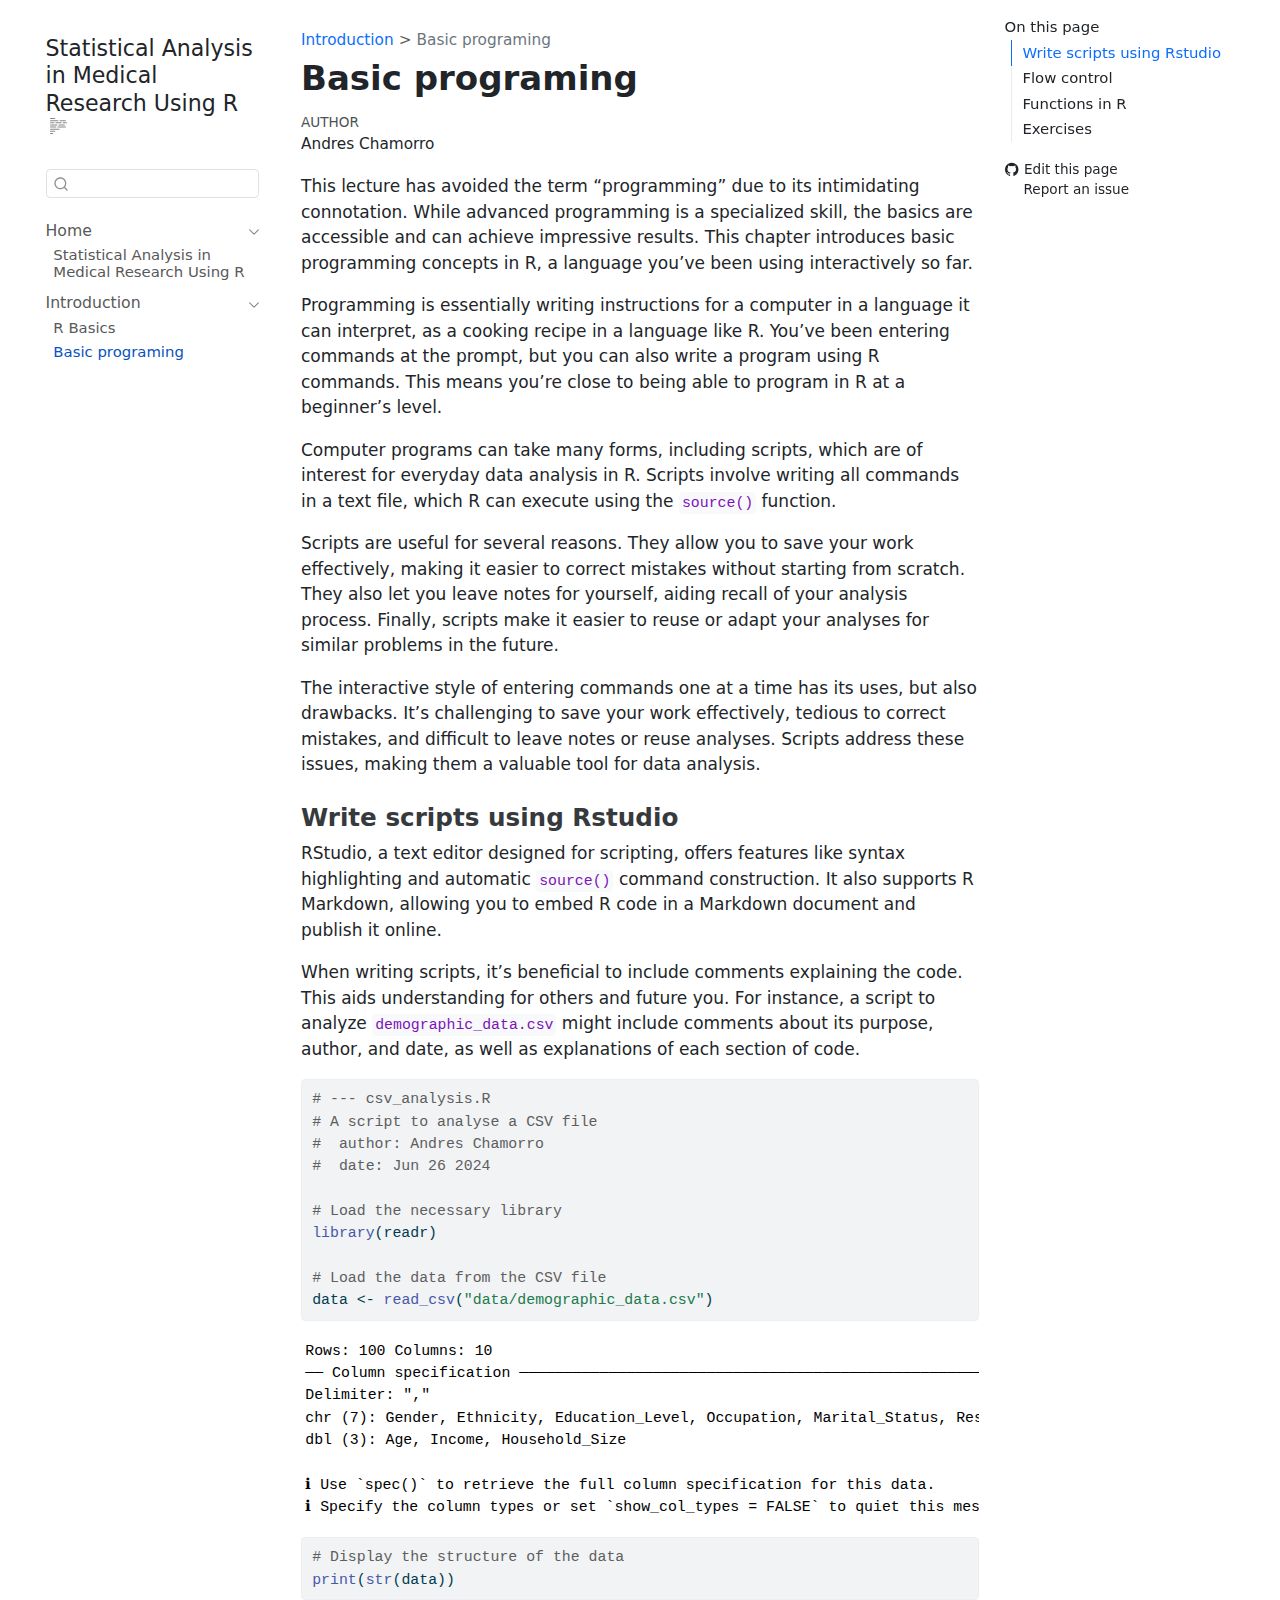
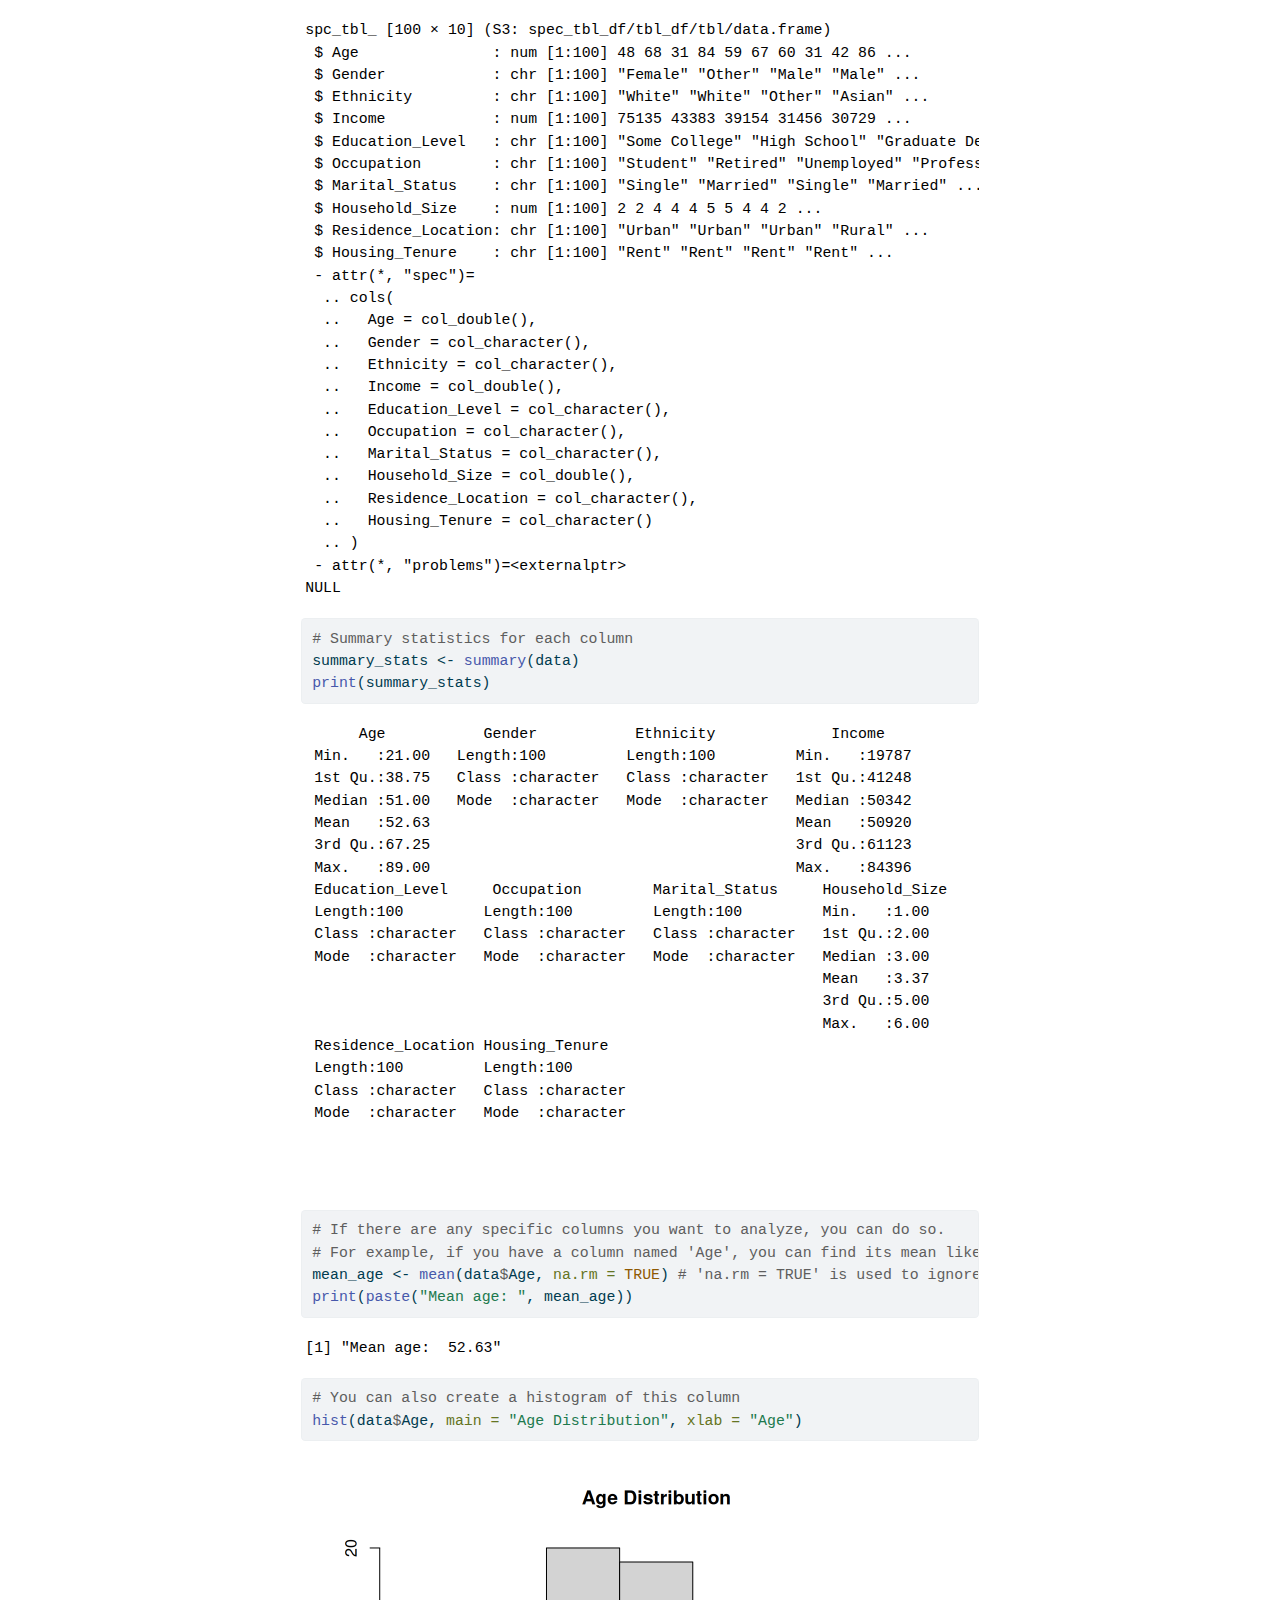
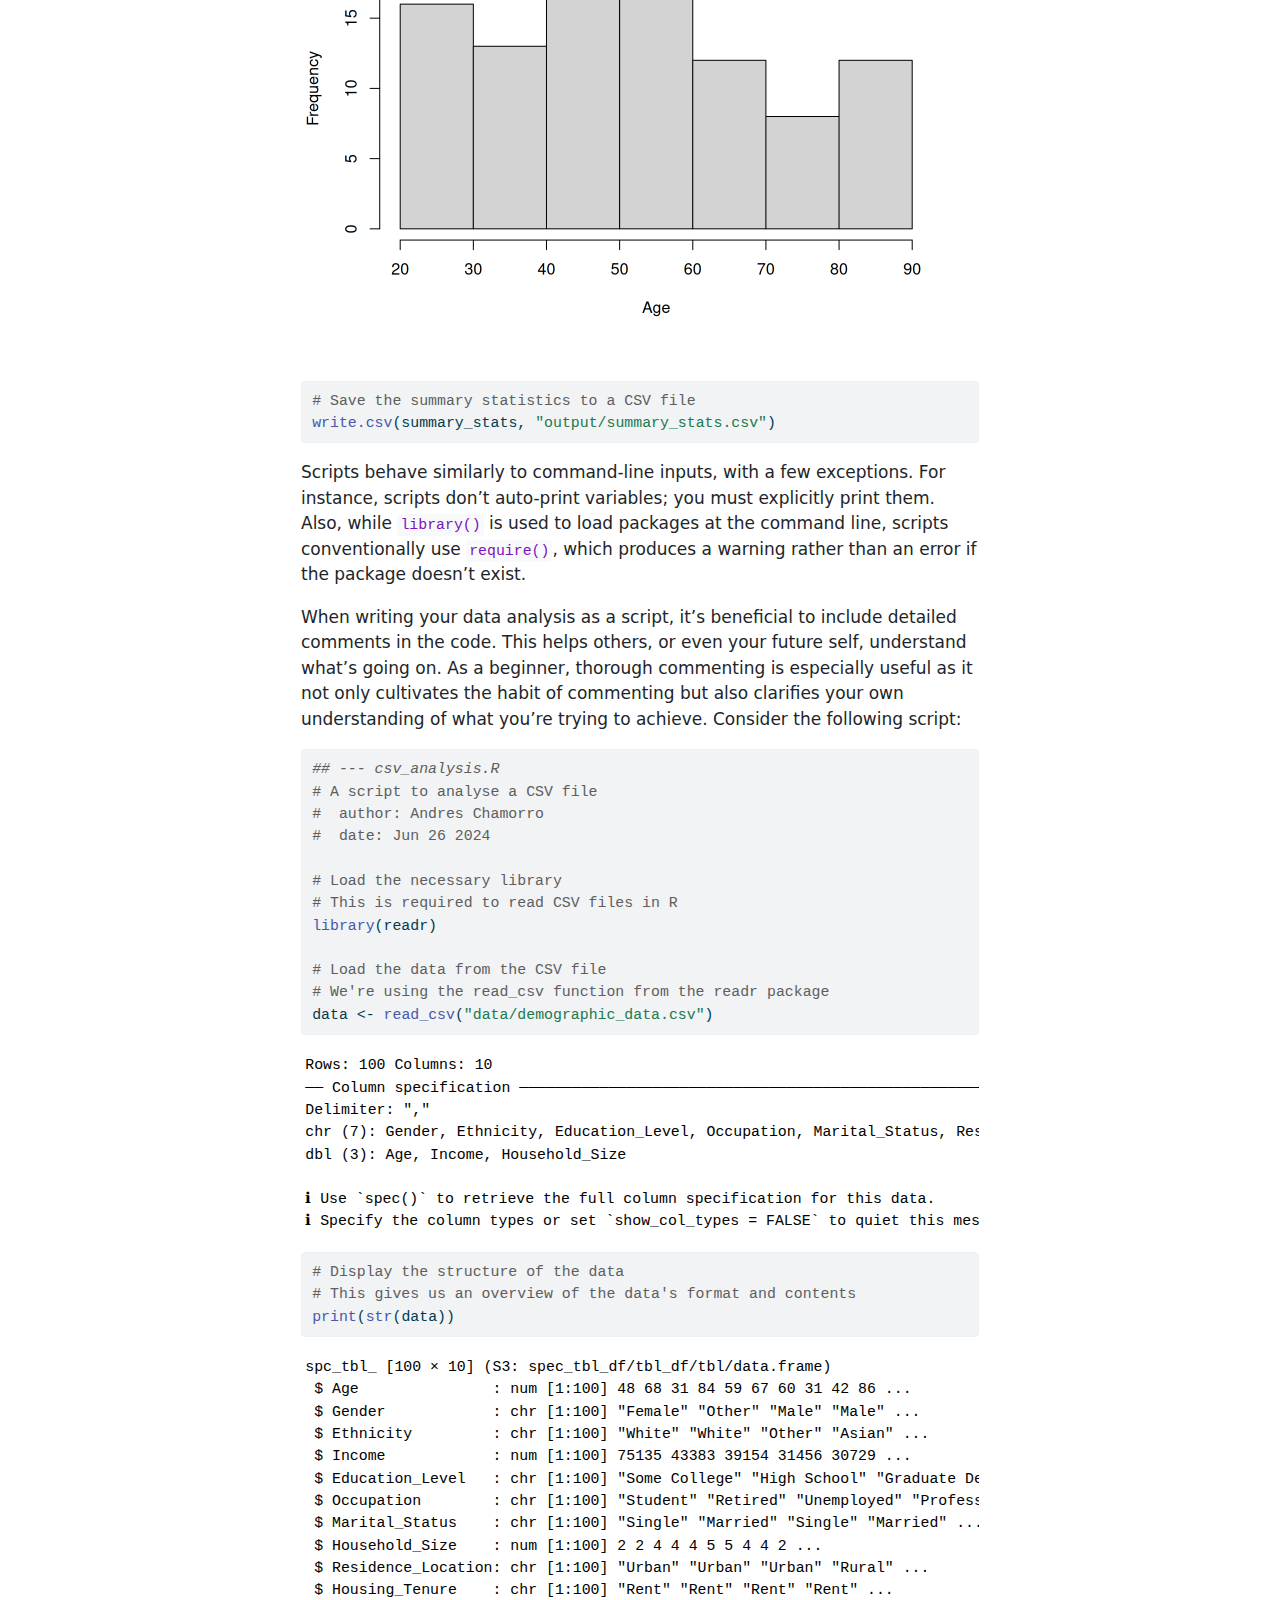
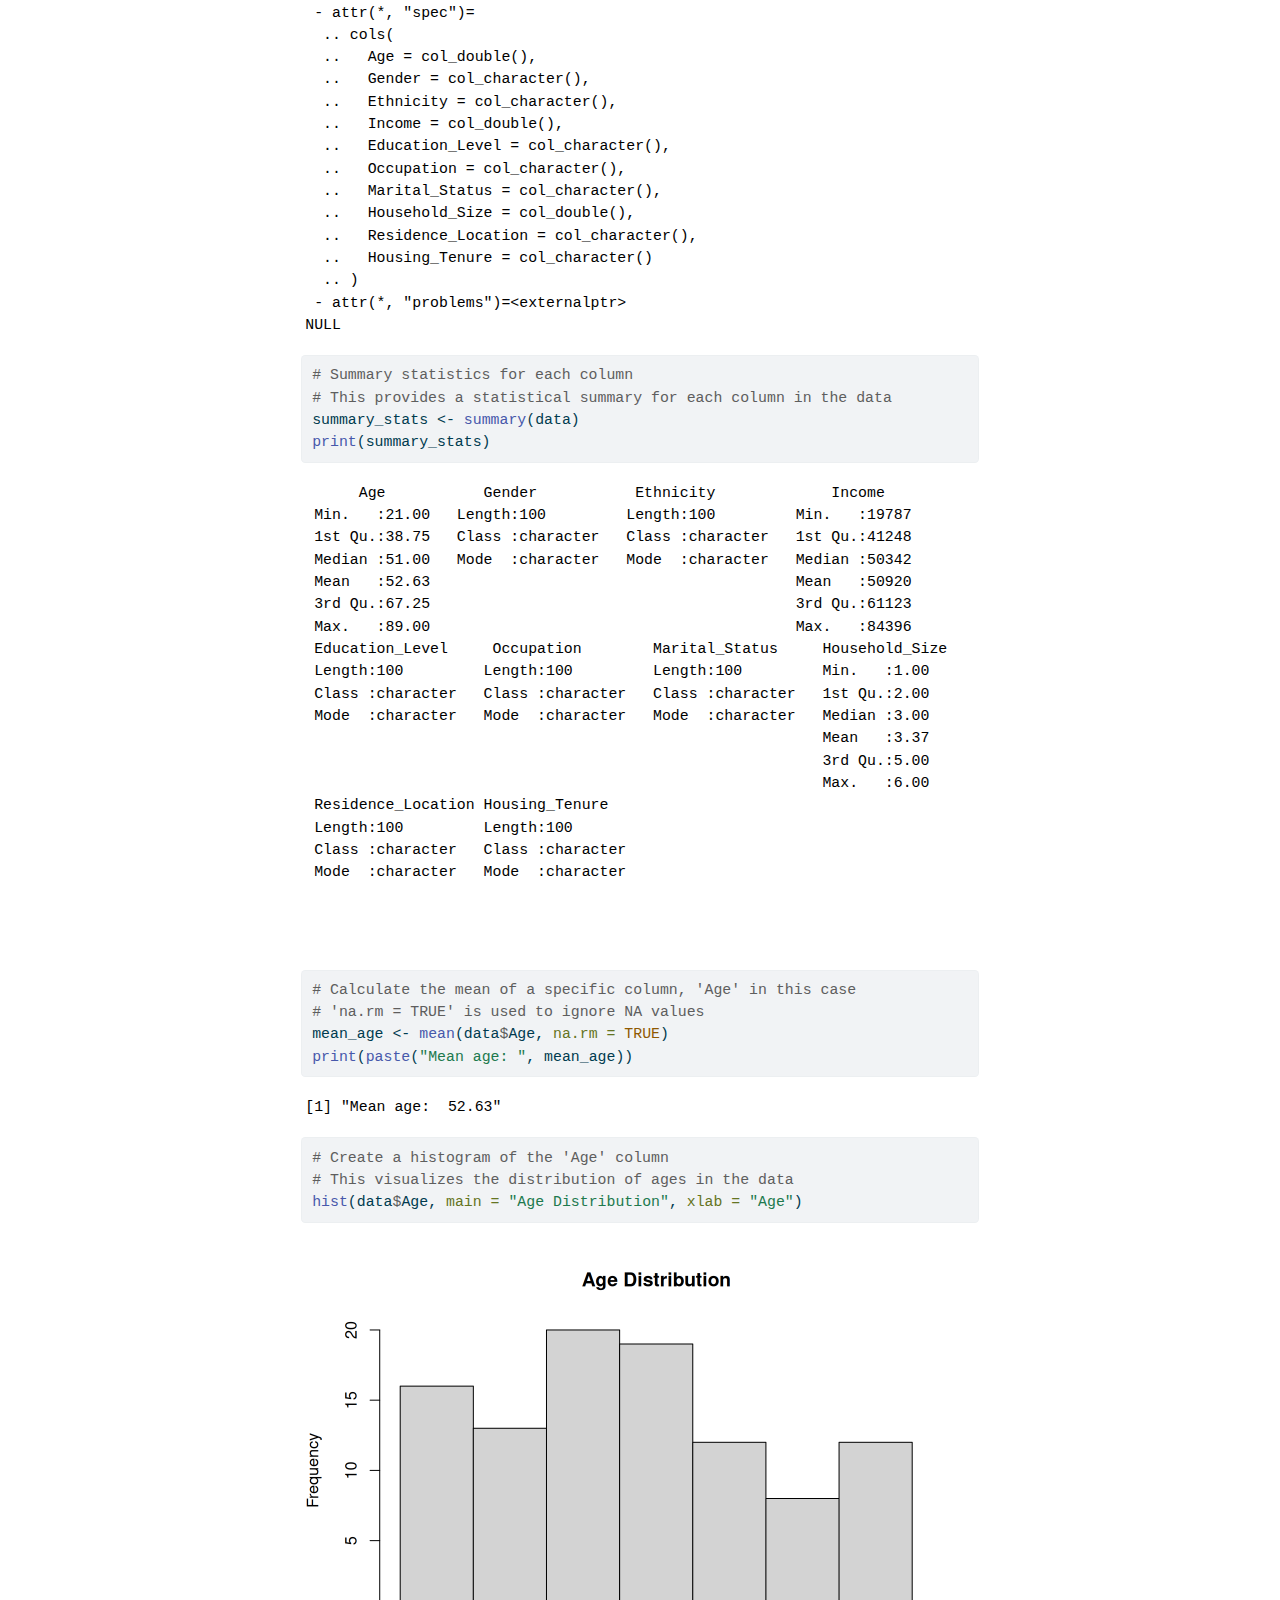
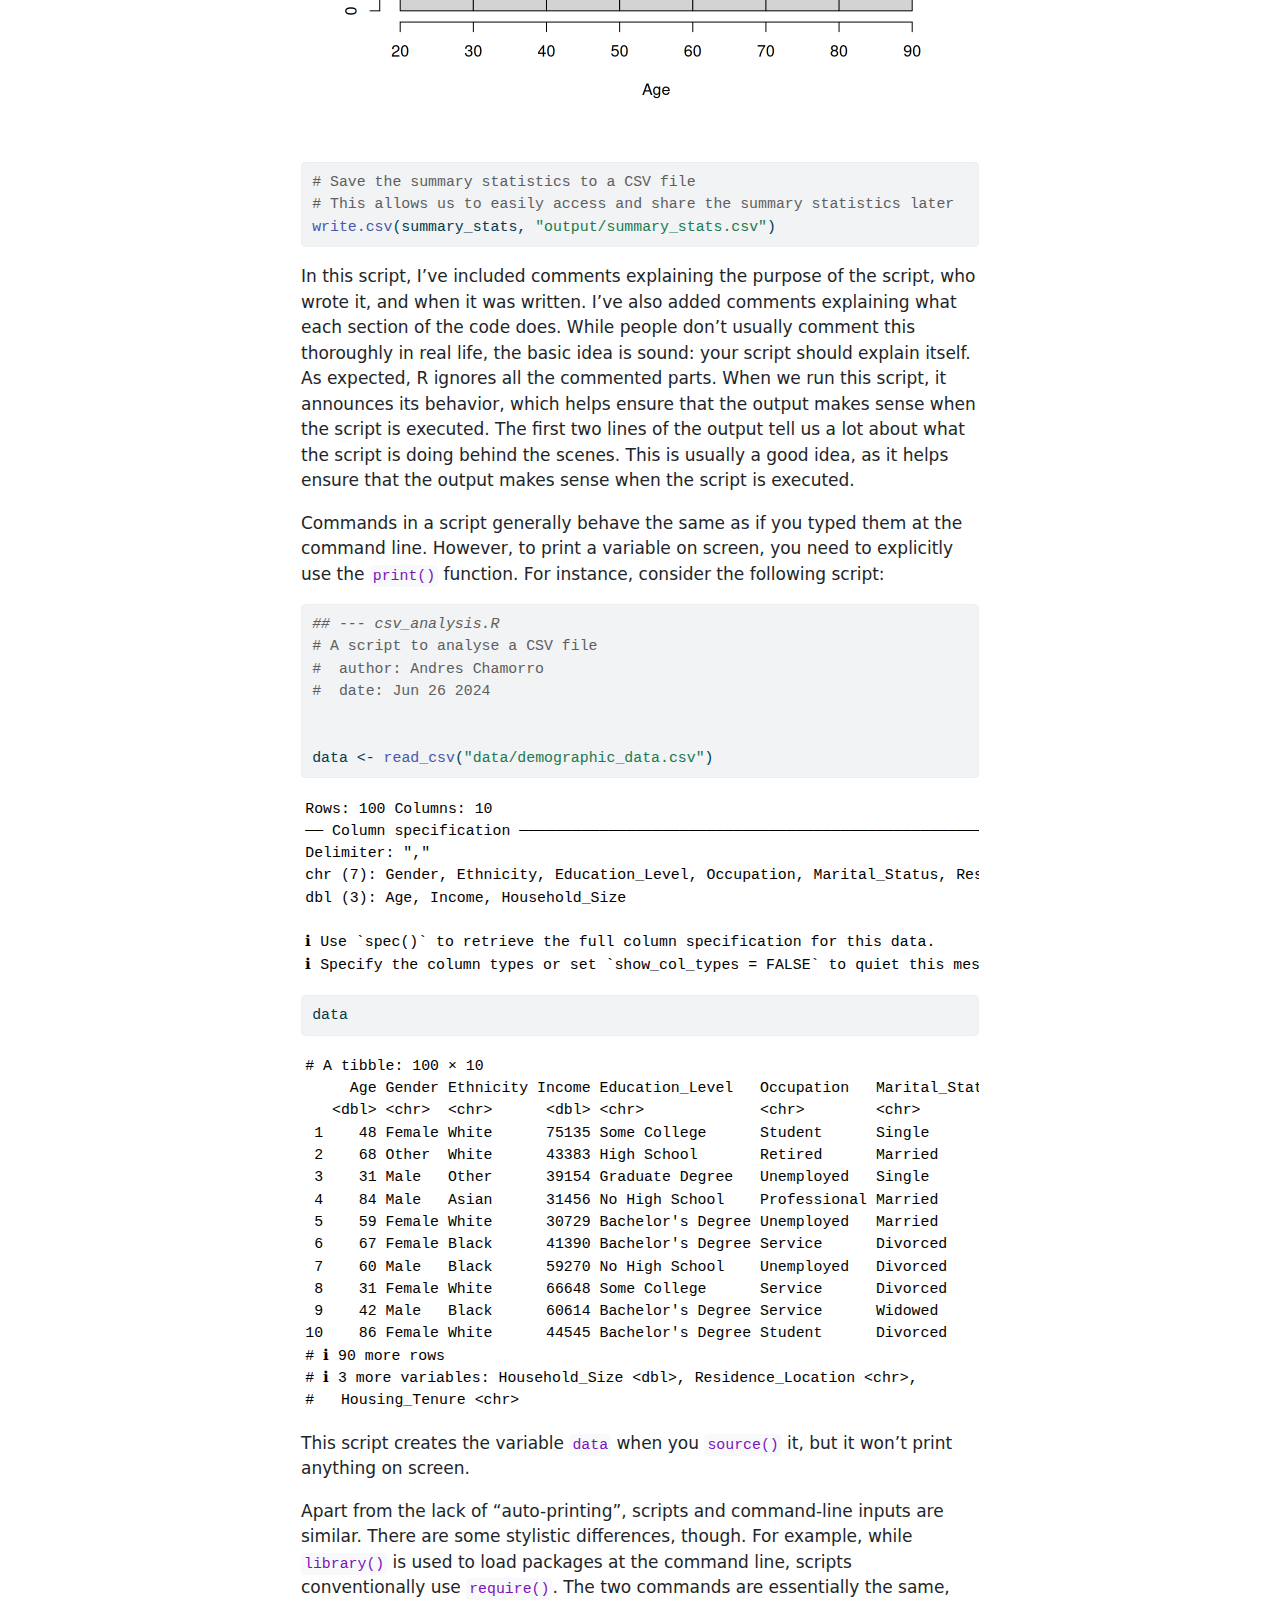
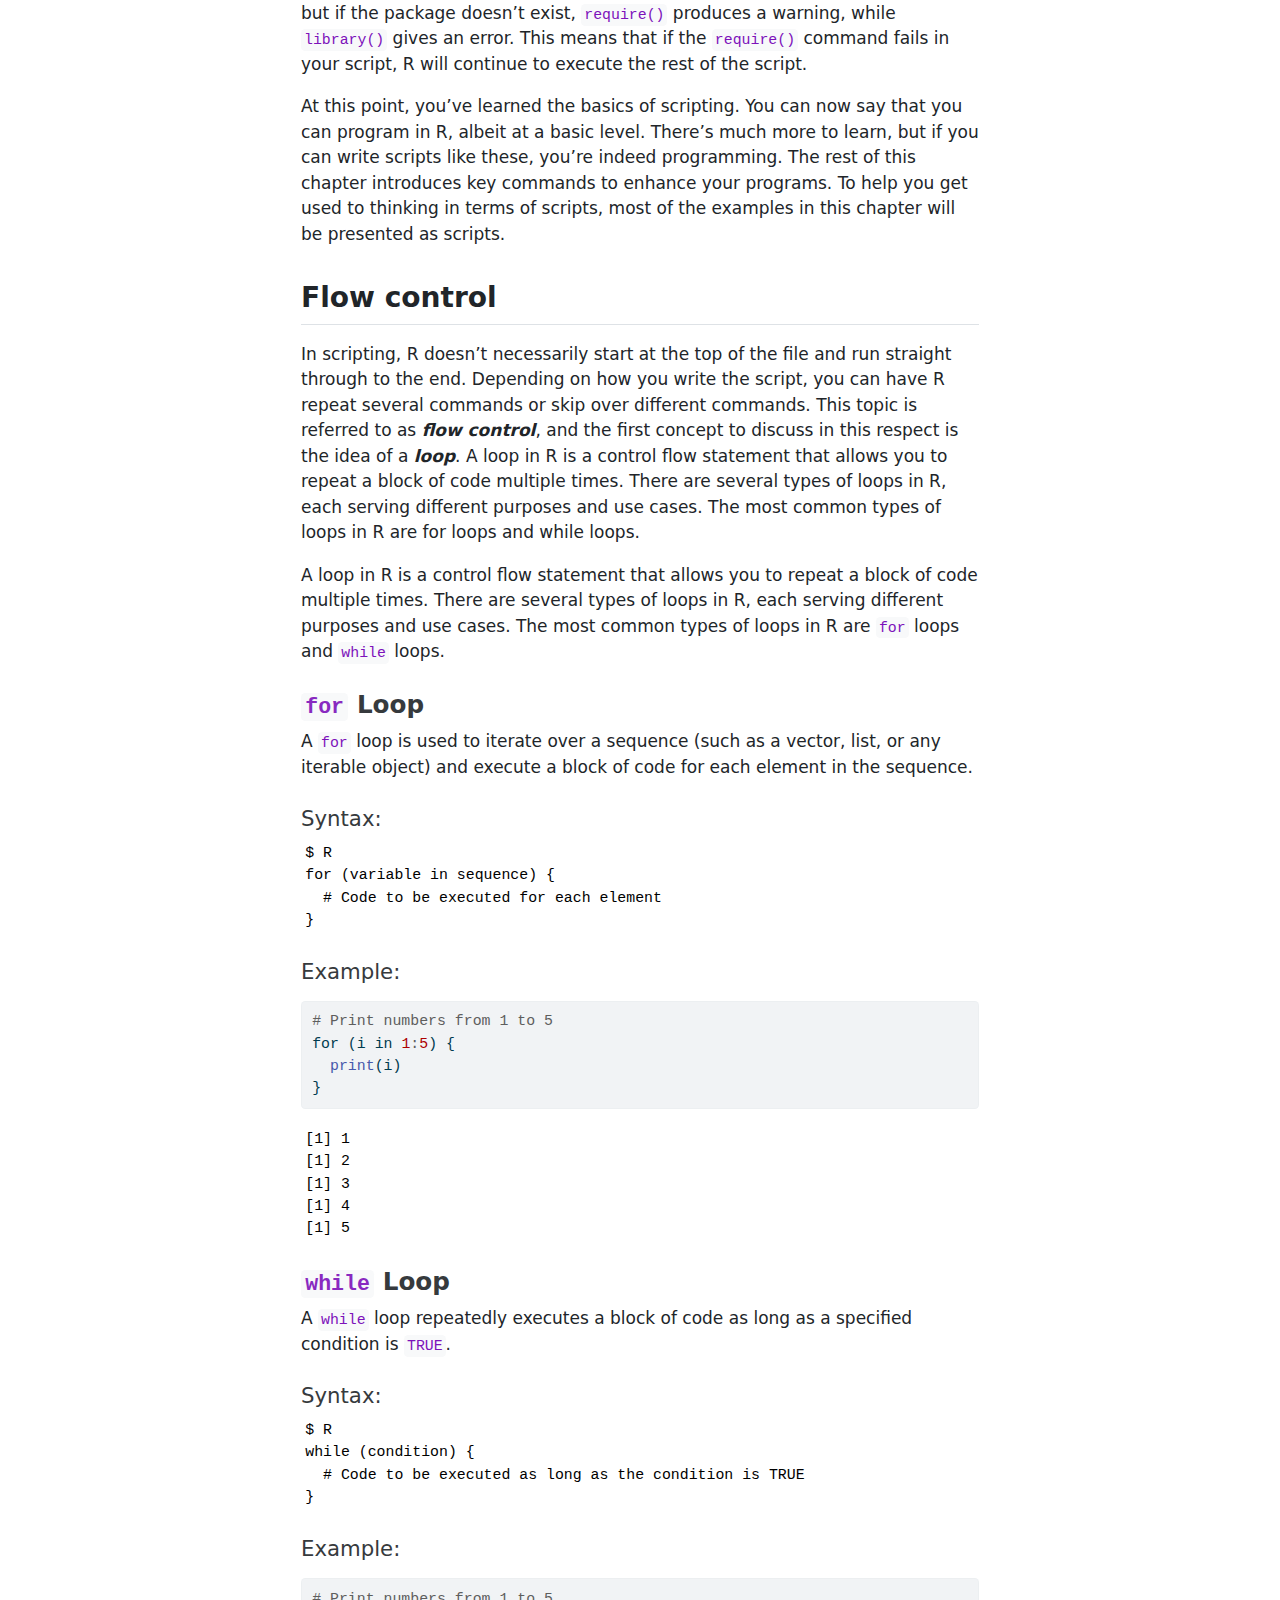
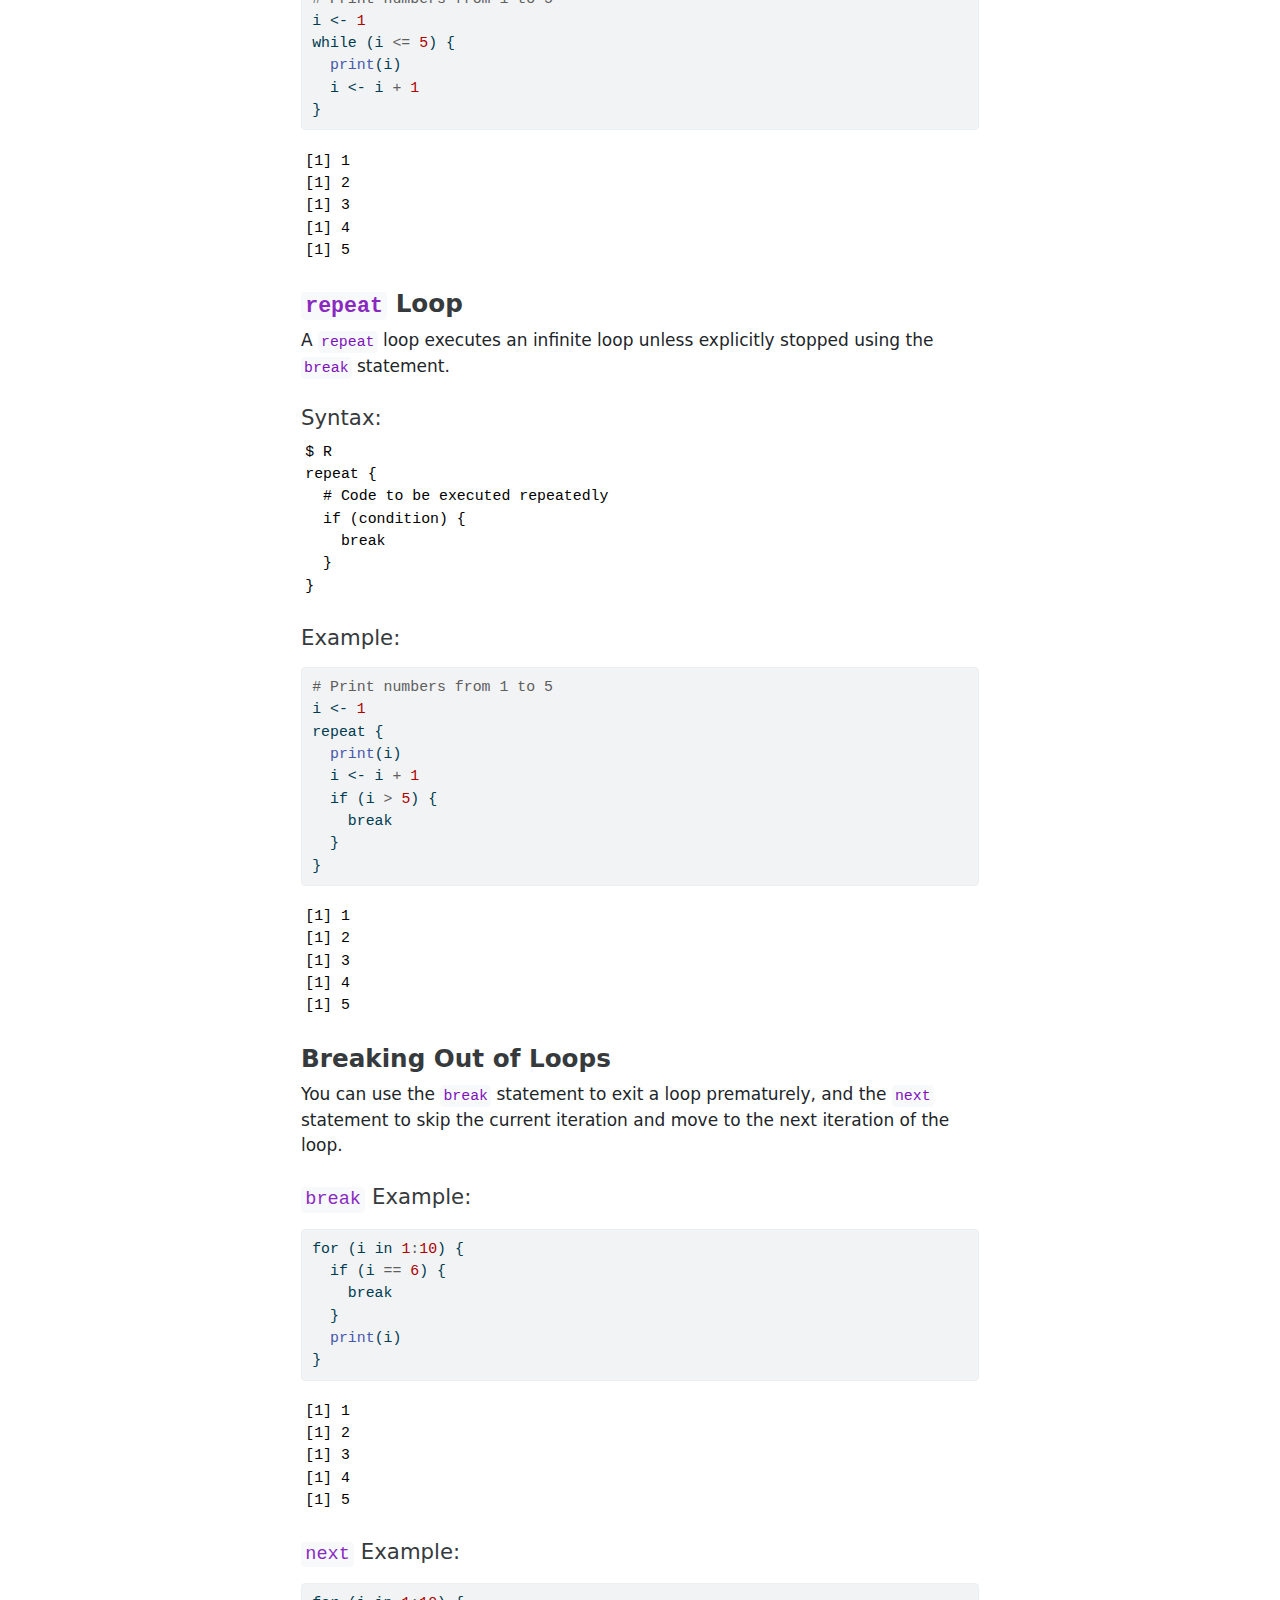
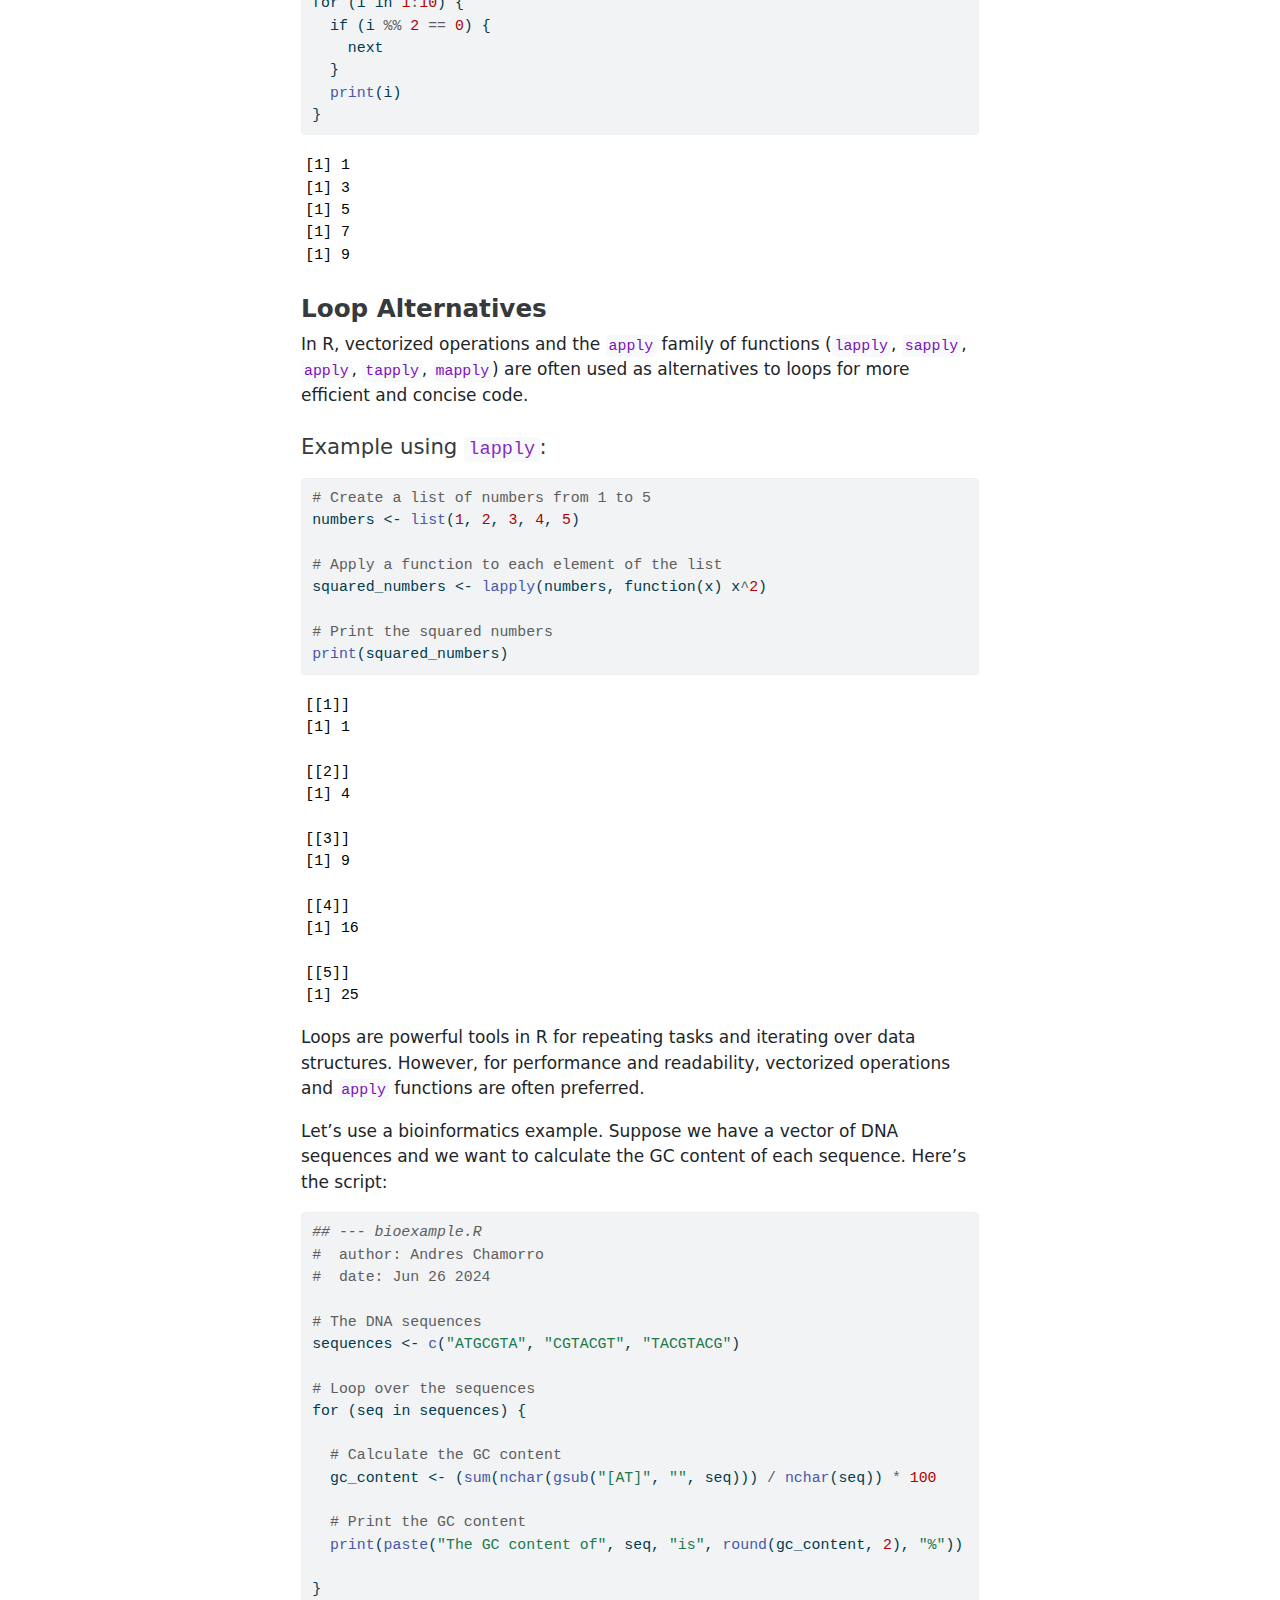
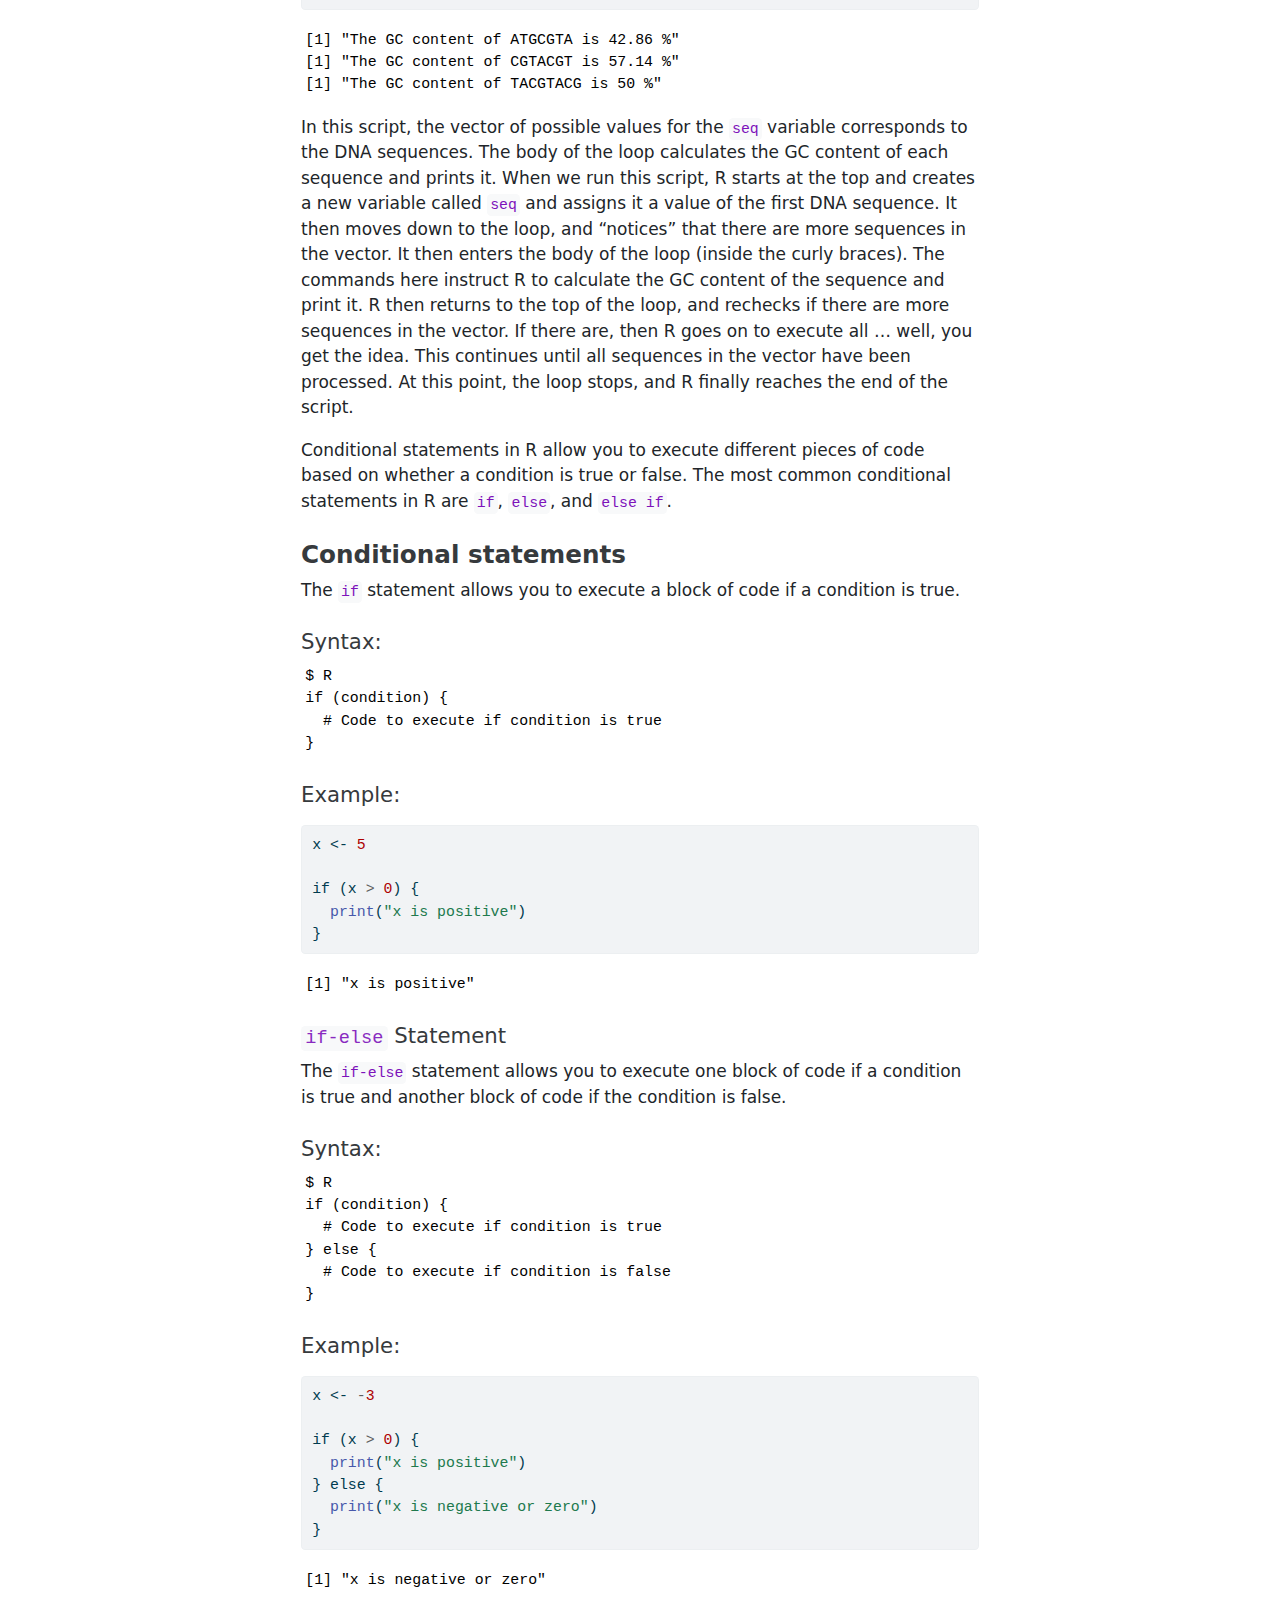
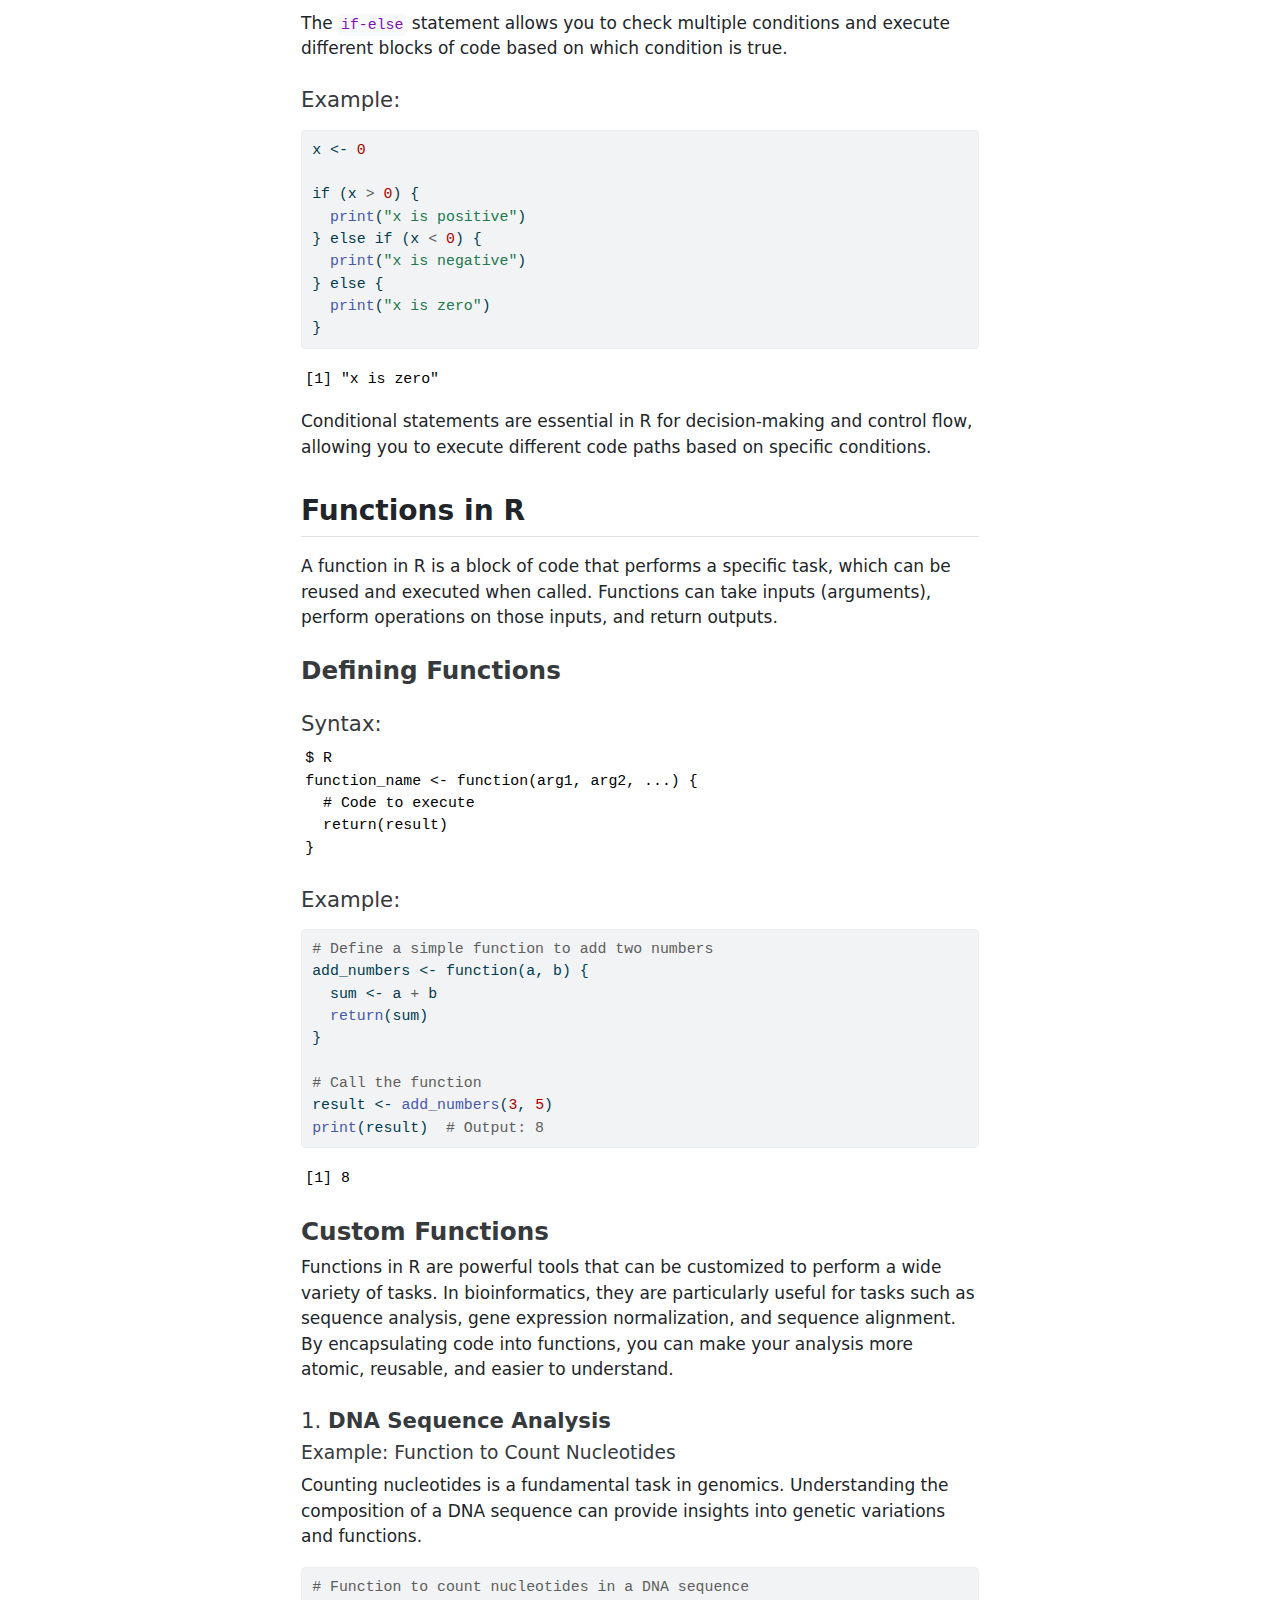
<file: docs/Chapter02_BasicProgramming.html>
<!DOCTYPE html>
<html xmlns="http://www.w3.org/1999/xhtml" lang="en" xml:lang="en"><head>

<meta charset="utf-8">
<meta name="generator" content="quarto-1.4.553">

<meta name="viewport" content="width=device-width, initial-scale=1.0, user-scalable=yes">

<meta name="author" content="Andres Chamorro">

<title>Statistical Analysis in Medical Research Using R - Basic programing</title>
<style>
code{white-space: pre-wrap;}
span.smallcaps{font-variant: small-caps;}
div.columns{display: flex; gap: min(4vw, 1.5em);}
div.column{flex: auto; overflow-x: auto;}
div.hanging-indent{margin-left: 1.5em; text-indent: -1.5em;}
ul.task-list{list-style: none;}
ul.task-list li input[type="checkbox"] {
  width: 0.8em;
  margin: 0 0.8em 0.2em -1em; /* quarto-specific, see https://github.com/quarto-dev/quarto-cli/issues/4556 */ 
  vertical-align: middle;
}
/* CSS for syntax highlighting */
pre > code.sourceCode { white-space: pre; position: relative; }
pre > code.sourceCode > span { line-height: 1.25; }
pre > code.sourceCode > span:empty { height: 1.2em; }
.sourceCode { overflow: visible; }
code.sourceCode > span { color: inherit; text-decoration: inherit; }
div.sourceCode { margin: 1em 0; }
pre.sourceCode { margin: 0; }
@media screen {
div.sourceCode { overflow: auto; }
}
@media print {
pre > code.sourceCode { white-space: pre-wrap; }
pre > code.sourceCode > span { text-indent: -5em; padding-left: 5em; }
}
pre.numberSource code
  { counter-reset: source-line 0; }
pre.numberSource code > span
  { position: relative; left: -4em; counter-increment: source-line; }
pre.numberSource code > span > a:first-child::before
  { content: counter(source-line);
    position: relative; left: -1em; text-align: right; vertical-align: baseline;
    border: none; display: inline-block;
    -webkit-touch-callout: none; -webkit-user-select: none;
    -khtml-user-select: none; -moz-user-select: none;
    -ms-user-select: none; user-select: none;
    padding: 0 4px; width: 4em;
  }
pre.numberSource { margin-left: 3em;  padding-left: 4px; }
div.sourceCode
  {   }
@media screen {
pre > code.sourceCode > span > a:first-child::before { text-decoration: underline; }
}
</style>


<script src="site_libs/quarto-nav/quarto-nav.js"></script>
<script src="site_libs/quarto-nav/headroom.min.js"></script>
<script src="site_libs/clipboard/clipboard.min.js"></script>
<script src="site_libs/quarto-search/autocomplete.umd.js"></script>
<script src="site_libs/quarto-search/fuse.min.js"></script>
<script src="site_libs/quarto-search/quarto-search.js"></script>
<meta name="quarto:offset" content="./">
<script src="site_libs/quarto-html/quarto.js"></script>
<script src="site_libs/quarto-html/popper.min.js"></script>
<script src="site_libs/quarto-html/tippy.umd.min.js"></script>
<script src="site_libs/quarto-html/anchor.min.js"></script>
<link href="site_libs/quarto-html/tippy.css" rel="stylesheet">
<link href="site_libs/quarto-html/quarto-syntax-highlighting.css" rel="stylesheet" id="quarto-text-highlighting-styles">
<script src="site_libs/bootstrap/bootstrap.min.js"></script>
<link href="site_libs/bootstrap/bootstrap-icons.css" rel="stylesheet">
<link href="site_libs/bootstrap/bootstrap.min.css" rel="stylesheet" id="quarto-bootstrap" data-mode="light">
<script id="quarto-search-options" type="application/json">{
  "location": "sidebar",
  "copy-button": false,
  "collapse-after": 3,
  "panel-placement": "start",
  "type": "textbox",
  "limit": 50,
  "keyboard-shortcut": [
    "f",
    "/",
    "s"
  ],
  "show-item-context": false,
  "language": {
    "search-no-results-text": "No results",
    "search-matching-documents-text": "matching documents",
    "search-copy-link-title": "Copy link to search",
    "search-hide-matches-text": "Hide additional matches",
    "search-more-match-text": "more match in this document",
    "search-more-matches-text": "more matches in this document",
    "search-clear-button-title": "Clear",
    "search-text-placeholder": "",
    "search-detached-cancel-button-title": "Cancel",
    "search-submit-button-title": "Submit",
    "search-label": "Search"
  }
}</script>


</head>

<body class="nav-sidebar floating">

<div id="quarto-search-results"></div>
  <header id="quarto-header" class="headroom fixed-top">
  <nav class="quarto-secondary-nav">
    <div class="container-fluid d-flex">
      <button type="button" class="quarto-btn-toggle btn" data-bs-toggle="collapse" data-bs-target=".quarto-sidebar-collapse-item" aria-controls="quarto-sidebar" aria-expanded="false" aria-label="Toggle sidebar navigation" onclick="if (window.quartoToggleHeadroom) { window.quartoToggleHeadroom(); }">
        <i class="bi bi-layout-text-sidebar-reverse"></i>
      </button>
        <nav class="quarto-page-breadcrumbs" aria-label="breadcrumb"><ol class="breadcrumb"><li class="breadcrumb-item"><a href="./Chapter01_Introduction.html">Introduction</a></li><li class="breadcrumb-item"><a href="./Chapter02_BasicProgramming.html">Basic programing</a></li></ol></nav>
        <a class="flex-grow-1" role="button" data-bs-toggle="collapse" data-bs-target=".quarto-sidebar-collapse-item" aria-controls="quarto-sidebar" aria-expanded="false" aria-label="Toggle sidebar navigation" onclick="if (window.quartoToggleHeadroom) { window.quartoToggleHeadroom(); }">      
        </a>
      <button type="button" class="btn quarto-search-button" aria-label="" onclick="window.quartoOpenSearch();">
        <i class="bi bi-search"></i>
      </button>
    </div>
  </nav>
</header>
<!-- content -->
<div id="quarto-content" class="quarto-container page-columns page-rows-contents page-layout-article">
<!-- sidebar -->
  <nav id="quarto-sidebar" class="sidebar collapse collapse-horizontal quarto-sidebar-collapse-item sidebar-navigation floating overflow-auto">
    <div class="pt-lg-2 mt-2 text-left sidebar-header">
    <div class="sidebar-title mb-0 py-0">
      <a href="./">Statistical Analysis in Medical Research Using R</a> 
        <div class="sidebar-tools-main">
  <a href="" class="quarto-reader-toggle quarto-navigation-tool px-1" onclick="window.quartoToggleReader(); return false;" title="Toggle reader mode">
  <div class="quarto-reader-toggle-btn">
  <i class="bi"></i>
  </div>
</a>
</div>
    </div>
      </div>
        <div class="mt-2 flex-shrink-0 align-items-center">
        <div class="sidebar-search">
        <div id="quarto-search" class="" title="Search"></div>
        </div>
        </div>
    <div class="sidebar-menu-container"> 
    <ul class="list-unstyled mt-1">
        <li class="sidebar-item sidebar-item-section">
      <div class="sidebar-item-container"> 
            <a class="sidebar-item-text sidebar-link text-start" data-bs-toggle="collapse" data-bs-target="#quarto-sidebar-section-1" aria-expanded="true">
 <span class="menu-text">Home</span></a>
          <a class="sidebar-item-toggle text-start" data-bs-toggle="collapse" data-bs-target="#quarto-sidebar-section-1" aria-expanded="true" aria-label="Toggle section">
            <i class="bi bi-chevron-right ms-2"></i>
          </a> 
      </div>
      <ul id="quarto-sidebar-section-1" class="collapse list-unstyled sidebar-section depth1 show">  
          <li class="sidebar-item">
  <div class="sidebar-item-container"> 
  <a href="./index.html" class="sidebar-item-text sidebar-link">
 <span class="menu-text">Statistical Analysis in Medical Research Using R</span></a>
  </div>
</li>
      </ul>
  </li>
        <li class="sidebar-item sidebar-item-section">
      <div class="sidebar-item-container"> 
            <a class="sidebar-item-text sidebar-link text-start" data-bs-toggle="collapse" data-bs-target="#quarto-sidebar-section-2" aria-expanded="true">
 <span class="menu-text">Introduction</span></a>
          <a class="sidebar-item-toggle text-start" data-bs-toggle="collapse" data-bs-target="#quarto-sidebar-section-2" aria-expanded="true" aria-label="Toggle section">
            <i class="bi bi-chevron-right ms-2"></i>
          </a> 
      </div>
      <ul id="quarto-sidebar-section-2" class="collapse list-unstyled sidebar-section depth1 show">  
          <li class="sidebar-item">
  <div class="sidebar-item-container"> 
  <a href="./Chapter01_Introduction.html" class="sidebar-item-text sidebar-link">
 <span class="menu-text">R Basics</span></a>
  </div>
</li>
          <li class="sidebar-item">
  <div class="sidebar-item-container"> 
  <a href="./Chapter02_BasicProgramming.html" class="sidebar-item-text sidebar-link active">
 <span class="menu-text">Basic programing</span></a>
  </div>
</li>
      </ul>
  </li>
    </ul>
    </div>
</nav>
<div id="quarto-sidebar-glass" class="quarto-sidebar-collapse-item" data-bs-toggle="collapse" data-bs-target=".quarto-sidebar-collapse-item"></div>
<!-- margin-sidebar -->
    <div id="quarto-margin-sidebar" class="sidebar margin-sidebar">
        <nav id="TOC" role="doc-toc" class="toc-active">
    <h2 id="toc-title">On this page</h2>
   
  <ul>
  <li><a href="#write-scripts-using-rstudio" id="toc-write-scripts-using-rstudio" class="nav-link active" data-scroll-target="#write-scripts-using-rstudio">Write scripts using Rstudio</a></li>
  <li><a href="#flow-control" id="toc-flow-control" class="nav-link" data-scroll-target="#flow-control">Flow control</a>
  <ul class="collapse">
  <li><a href="#for-loop" id="toc-for-loop" class="nav-link" data-scroll-target="#for-loop"><code>for</code> Loop</a></li>
  <li><a href="#while-loop" id="toc-while-loop" class="nav-link" data-scroll-target="#while-loop"><code>while</code> Loop</a></li>
  <li><a href="#repeat-loop" id="toc-repeat-loop" class="nav-link" data-scroll-target="#repeat-loop"><code>repeat</code> Loop</a></li>
  <li><a href="#breaking-out-of-loops" id="toc-breaking-out-of-loops" class="nav-link" data-scroll-target="#breaking-out-of-loops">Breaking Out of Loops</a></li>
  <li><a href="#loop-alternatives" id="toc-loop-alternatives" class="nav-link" data-scroll-target="#loop-alternatives">Loop Alternatives</a></li>
  <li><a href="#conditional-statements" id="toc-conditional-statements" class="nav-link" data-scroll-target="#conditional-statements">Conditional statements</a></li>
  </ul></li>
  <li><a href="#functions-in-r" id="toc-functions-in-r" class="nav-link" data-scroll-target="#functions-in-r">Functions in R</a>
  <ul class="collapse">
  <li><a href="#defining-functions" id="toc-defining-functions" class="nav-link" data-scroll-target="#defining-functions">Defining Functions</a></li>
  <li><a href="#custom-functions" id="toc-custom-functions" class="nav-link" data-scroll-target="#custom-functions">Custom Functions</a></li>
  </ul></li>
  <li><a href="#exercises" id="toc-exercises" class="nav-link" data-scroll-target="#exercises">Exercises</a>
  <ul class="collapse">
  <li><a href="#exercise-1-analyzing-gene-expression-data" id="toc-exercise-1-analyzing-gene-expression-data" class="nav-link" data-scroll-target="#exercise-1-analyzing-gene-expression-data">Exercise 1: Analyzing Gene Expression Data</a></li>
  <li><a href="#exercise-2-descriptive-statistics-of-protein-abundances" id="toc-exercise-2-descriptive-statistics-of-protein-abundances" class="nav-link" data-scroll-target="#exercise-2-descriptive-statistics-of-protein-abundances">Exercise 2: Descriptive Statistics of Protein Abundances</a></li>
  </ul></li>
  </ul>
<div class="toc-actions"><ul><li><a href="https://github.com/quarto-dev/quarto-demo/edit/main/Chapter02_BasicProgramming.qmd" class="toc-action"><i class="bi bi-github"></i>Edit this page</a></li><li><a href="https://github.com/quarto-dev/quarto-demo/issues/new" class="toc-action"><i class="bi empty"></i>Report an issue</a></li></ul></div></nav>
    </div>
<!-- main -->
<main class="content" id="quarto-document-content">

<header id="title-block-header" class="quarto-title-block default"><nav class="quarto-page-breadcrumbs quarto-title-breadcrumbs d-none d-lg-block" aria-label="breadcrumb"><ol class="breadcrumb"><li class="breadcrumb-item"><a href="./Chapter01_Introduction.html">Introduction</a></li><li class="breadcrumb-item"><a href="./Chapter02_BasicProgramming.html">Basic programing</a></li></ol></nav>
<div class="quarto-title">
<h1 class="title">Basic programing</h1>
</div>



<div class="quarto-title-meta">

    <div>
    <div class="quarto-title-meta-heading">Author</div>
    <div class="quarto-title-meta-contents">
             <p>Andres Chamorro </p>
          </div>
  </div>
    
  
    
  </div>
  


</header>


<p>This lecture has avoided the term “programming” due to its intimidating connotation. While advanced programming is a specialized skill, the basics are accessible and can achieve impressive results. This chapter introduces basic programming concepts in R, a language you’ve been using interactively so far.</p>
<p>Programming is essentially writing instructions for a computer in a language it can interpret, as a cooking recipe in a language like R. You’ve been entering commands at the prompt, but you can also write a program using R commands. This means you’re close to being able to program in R at a beginner’s level.</p>
<p>Computer programs can take many forms, including scripts, which are of interest for everyday data analysis in R. Scripts involve writing all commands in a text file, which R can execute using the <code>source()</code> function.</p>
<p>Scripts are useful for several reasons. They allow you to save your work effectively, making it easier to correct mistakes without starting from scratch. They also let you leave notes for yourself, aiding recall of your analysis process. Finally, scripts make it easier to reuse or adapt your analyses for similar problems in the future.</p>
<p>The interactive style of entering commands one at a time has its uses, but also drawbacks. It’s challenging to save your work effectively, tedious to correct mistakes, and difficult to leave notes or reuse analyses. Scripts address these issues, making them a valuable tool for data analysis.</p>
<section id="write-scripts-using-rstudio" class="level3">
<h3 class="anchored" data-anchor-id="write-scripts-using-rstudio">Write scripts using Rstudio</h3>
<p>RStudio, a text editor designed for scripting, offers features like syntax highlighting and automatic <code>source()</code> command construction. It also supports R Markdown, allowing you to embed R code in a Markdown document and publish it online.</p>
<p>When writing scripts, it’s beneficial to include comments explaining the code. This aids understanding for others and future you. For instance, a script to analyze <code>demographic_data.csv</code> might include comments about its purpose, author, and date, as well as explanations of each section of code.</p>
<div class="cell">
<div class="sourceCode cell-code" id="cb1"><pre class="sourceCode r code-with-copy"><code class="sourceCode r"><span id="cb1-1"><a href="#cb1-1" aria-hidden="true" tabindex="-1"></a><span class="co"># --- csv_analysis.R</span></span>
<span id="cb1-2"><a href="#cb1-2" aria-hidden="true" tabindex="-1"></a><span class="co"># A script to analyse a CSV file</span></span>
<span id="cb1-3"><a href="#cb1-3" aria-hidden="true" tabindex="-1"></a><span class="co">#  author: Andres Chamorro</span></span>
<span id="cb1-4"><a href="#cb1-4" aria-hidden="true" tabindex="-1"></a><span class="co">#  date: Jun 26 2024</span></span>
<span id="cb1-5"><a href="#cb1-5" aria-hidden="true" tabindex="-1"></a></span>
<span id="cb1-6"><a href="#cb1-6" aria-hidden="true" tabindex="-1"></a><span class="co"># Load the necessary library</span></span>
<span id="cb1-7"><a href="#cb1-7" aria-hidden="true" tabindex="-1"></a><span class="fu">library</span>(readr)</span>
<span id="cb1-8"><a href="#cb1-8" aria-hidden="true" tabindex="-1"></a></span>
<span id="cb1-9"><a href="#cb1-9" aria-hidden="true" tabindex="-1"></a><span class="co"># Load the data from the CSV file</span></span>
<span id="cb1-10"><a href="#cb1-10" aria-hidden="true" tabindex="-1"></a>data <span class="ot">&lt;-</span> <span class="fu">read_csv</span>(<span class="st">"data/demographic_data.csv"</span>)</span></code><button title="Copy to Clipboard" class="code-copy-button"><i class="bi"></i></button></pre></div>
<div class="cell-output cell-output-stderr">
<pre><code>Rows: 100 Columns: 10
── Column specification ────────────────────────────────────────────────────────
Delimiter: ","
chr (7): Gender, Ethnicity, Education_Level, Occupation, Marital_Status, Res...
dbl (3): Age, Income, Household_Size

ℹ Use `spec()` to retrieve the full column specification for this data.
ℹ Specify the column types or set `show_col_types = FALSE` to quiet this message.</code></pre>
</div>
<div class="sourceCode cell-code" id="cb3"><pre class="sourceCode r code-with-copy"><code class="sourceCode r"><span id="cb3-1"><a href="#cb3-1" aria-hidden="true" tabindex="-1"></a><span class="co"># Display the structure of the data</span></span>
<span id="cb3-2"><a href="#cb3-2" aria-hidden="true" tabindex="-1"></a><span class="fu">print</span>(<span class="fu">str</span>(data))</span></code><button title="Copy to Clipboard" class="code-copy-button"><i class="bi"></i></button></pre></div>
<div class="cell-output cell-output-stdout">
<pre><code>spc_tbl_ [100 × 10] (S3: spec_tbl_df/tbl_df/tbl/data.frame)
 $ Age               : num [1:100] 48 68 31 84 59 67 60 31 42 86 ...
 $ Gender            : chr [1:100] "Female" "Other" "Male" "Male" ...
 $ Ethnicity         : chr [1:100] "White" "White" "Other" "Asian" ...
 $ Income            : num [1:100] 75135 43383 39154 31456 30729 ...
 $ Education_Level   : chr [1:100] "Some College" "High School" "Graduate Degree" "No High School" ...
 $ Occupation        : chr [1:100] "Student" "Retired" "Unemployed" "Professional" ...
 $ Marital_Status    : chr [1:100] "Single" "Married" "Single" "Married" ...
 $ Household_Size    : num [1:100] 2 2 4 4 4 5 5 4 4 2 ...
 $ Residence_Location: chr [1:100] "Urban" "Urban" "Urban" "Rural" ...
 $ Housing_Tenure    : chr [1:100] "Rent" "Rent" "Rent" "Rent" ...
 - attr(*, "spec")=
  .. cols(
  ..   Age = col_double(),
  ..   Gender = col_character(),
  ..   Ethnicity = col_character(),
  ..   Income = col_double(),
  ..   Education_Level = col_character(),
  ..   Occupation = col_character(),
  ..   Marital_Status = col_character(),
  ..   Household_Size = col_double(),
  ..   Residence_Location = col_character(),
  ..   Housing_Tenure = col_character()
  .. )
 - attr(*, "problems")=&lt;externalptr&gt; 
NULL</code></pre>
</div>
<div class="sourceCode cell-code" id="cb5"><pre class="sourceCode r code-with-copy"><code class="sourceCode r"><span id="cb5-1"><a href="#cb5-1" aria-hidden="true" tabindex="-1"></a><span class="co"># Summary statistics for each column</span></span>
<span id="cb5-2"><a href="#cb5-2" aria-hidden="true" tabindex="-1"></a>summary_stats <span class="ot">&lt;-</span> <span class="fu">summary</span>(data)</span>
<span id="cb5-3"><a href="#cb5-3" aria-hidden="true" tabindex="-1"></a><span class="fu">print</span>(summary_stats)</span></code><button title="Copy to Clipboard" class="code-copy-button"><i class="bi"></i></button></pre></div>
<div class="cell-output cell-output-stdout">
<pre><code>      Age           Gender           Ethnicity             Income     
 Min.   :21.00   Length:100         Length:100         Min.   :19787  
 1st Qu.:38.75   Class :character   Class :character   1st Qu.:41248  
 Median :51.00   Mode  :character   Mode  :character   Median :50342  
 Mean   :52.63                                         Mean   :50920  
 3rd Qu.:67.25                                         3rd Qu.:61123  
 Max.   :89.00                                         Max.   :84396  
 Education_Level     Occupation        Marital_Status     Household_Size
 Length:100         Length:100         Length:100         Min.   :1.00  
 Class :character   Class :character   Class :character   1st Qu.:2.00  
 Mode  :character   Mode  :character   Mode  :character   Median :3.00  
                                                          Mean   :3.37  
                                                          3rd Qu.:5.00  
                                                          Max.   :6.00  
 Residence_Location Housing_Tenure    
 Length:100         Length:100        
 Class :character   Class :character  
 Mode  :character   Mode  :character  
                                      
                                      
                                      </code></pre>
</div>
<div class="sourceCode cell-code" id="cb7"><pre class="sourceCode r code-with-copy"><code class="sourceCode r"><span id="cb7-1"><a href="#cb7-1" aria-hidden="true" tabindex="-1"></a><span class="co"># If there are any specific columns you want to analyze, you can do so. </span></span>
<span id="cb7-2"><a href="#cb7-2" aria-hidden="true" tabindex="-1"></a><span class="co"># For example, if you have a column named 'Age', you can find its mean like this:</span></span>
<span id="cb7-3"><a href="#cb7-3" aria-hidden="true" tabindex="-1"></a>mean_age <span class="ot">&lt;-</span> <span class="fu">mean</span>(data<span class="sc">$</span>Age, <span class="at">na.rm =</span> <span class="cn">TRUE</span>) <span class="co"># 'na.rm = TRUE' is used to ignore NA values</span></span>
<span id="cb7-4"><a href="#cb7-4" aria-hidden="true" tabindex="-1"></a><span class="fu">print</span>(<span class="fu">paste</span>(<span class="st">"Mean age: "</span>, mean_age))</span></code><button title="Copy to Clipboard" class="code-copy-button"><i class="bi"></i></button></pre></div>
<div class="cell-output cell-output-stdout">
<pre><code>[1] "Mean age:  52.63"</code></pre>
</div>
<div class="sourceCode cell-code" id="cb9"><pre class="sourceCode r code-with-copy"><code class="sourceCode r"><span id="cb9-1"><a href="#cb9-1" aria-hidden="true" tabindex="-1"></a><span class="co"># You can also create a histogram of this column</span></span>
<span id="cb9-2"><a href="#cb9-2" aria-hidden="true" tabindex="-1"></a><span class="fu">hist</span>(data<span class="sc">$</span>Age, <span class="at">main =</span> <span class="st">"Age Distribution"</span>, <span class="at">xlab =</span> <span class="st">"Age"</span>)</span></code><button title="Copy to Clipboard" class="code-copy-button"><i class="bi"></i></button></pre></div>
<div class="cell-output-display">
<div>
<figure class="figure">
<p><img src="Chapter02_BasicProgramming_files/figure-html/unnamed-chunk-1-1.png" class="img-fluid figure-img" width="672"></p>
</figure>
</div>
</div>
<div class="sourceCode cell-code" id="cb10"><pre class="sourceCode r code-with-copy"><code class="sourceCode r"><span id="cb10-1"><a href="#cb10-1" aria-hidden="true" tabindex="-1"></a><span class="co"># Save the summary statistics to a CSV file</span></span>
<span id="cb10-2"><a href="#cb10-2" aria-hidden="true" tabindex="-1"></a><span class="fu">write.csv</span>(summary_stats, <span class="st">"output/summary_stats.csv"</span>)</span></code><button title="Copy to Clipboard" class="code-copy-button"><i class="bi"></i></button></pre></div>
</div>
<p>Scripts behave similarly to command-line inputs, with a few exceptions. For instance, scripts don’t auto-print variables; you must explicitly print them. Also, while <code>library()</code> is used to load packages at the command line, scripts conventionally use <code>require()</code>, which produces a warning rather than an error if the package doesn’t exist.</p>
<p>When writing your data analysis as a script, it’s beneficial to include detailed comments in the code. This helps others, or even your future self, understand what’s going on. As a beginner, thorough commenting is especially useful as it not only cultivates the habit of commenting but also clarifies your own understanding of what you’re trying to achieve. Consider the following script:</p>
<div class="cell">
<div class="sourceCode cell-code" id="cb11"><pre class="sourceCode r code-with-copy"><code class="sourceCode r"><span id="cb11-1"><a href="#cb11-1" aria-hidden="true" tabindex="-1"></a><span class="do">## --- csv_analysis.R</span></span>
<span id="cb11-2"><a href="#cb11-2" aria-hidden="true" tabindex="-1"></a><span class="co"># A script to analyse a CSV file</span></span>
<span id="cb11-3"><a href="#cb11-3" aria-hidden="true" tabindex="-1"></a><span class="co">#  author: Andres Chamorro</span></span>
<span id="cb11-4"><a href="#cb11-4" aria-hidden="true" tabindex="-1"></a><span class="co">#  date: Jun 26 2024</span></span>
<span id="cb11-5"><a href="#cb11-5" aria-hidden="true" tabindex="-1"></a></span>
<span id="cb11-6"><a href="#cb11-6" aria-hidden="true" tabindex="-1"></a><span class="co"># Load the necessary library</span></span>
<span id="cb11-7"><a href="#cb11-7" aria-hidden="true" tabindex="-1"></a><span class="co"># This is required to read CSV files in R</span></span>
<span id="cb11-8"><a href="#cb11-8" aria-hidden="true" tabindex="-1"></a><span class="fu">library</span>(readr)</span>
<span id="cb11-9"><a href="#cb11-9" aria-hidden="true" tabindex="-1"></a></span>
<span id="cb11-10"><a href="#cb11-10" aria-hidden="true" tabindex="-1"></a><span class="co"># Load the data from the CSV file</span></span>
<span id="cb11-11"><a href="#cb11-11" aria-hidden="true" tabindex="-1"></a><span class="co"># We're using the read_csv function from the readr package</span></span>
<span id="cb11-12"><a href="#cb11-12" aria-hidden="true" tabindex="-1"></a>data <span class="ot">&lt;-</span> <span class="fu">read_csv</span>(<span class="st">"data/demographic_data.csv"</span>)</span></code><button title="Copy to Clipboard" class="code-copy-button"><i class="bi"></i></button></pre></div>
<div class="cell-output cell-output-stderr">
<pre><code>Rows: 100 Columns: 10
── Column specification ────────────────────────────────────────────────────────
Delimiter: ","
chr (7): Gender, Ethnicity, Education_Level, Occupation, Marital_Status, Res...
dbl (3): Age, Income, Household_Size

ℹ Use `spec()` to retrieve the full column specification for this data.
ℹ Specify the column types or set `show_col_types = FALSE` to quiet this message.</code></pre>
</div>
<div class="sourceCode cell-code" id="cb13"><pre class="sourceCode r code-with-copy"><code class="sourceCode r"><span id="cb13-1"><a href="#cb13-1" aria-hidden="true" tabindex="-1"></a><span class="co"># Display the structure of the data</span></span>
<span id="cb13-2"><a href="#cb13-2" aria-hidden="true" tabindex="-1"></a><span class="co"># This gives us an overview of the data's format and contents</span></span>
<span id="cb13-3"><a href="#cb13-3" aria-hidden="true" tabindex="-1"></a><span class="fu">print</span>(<span class="fu">str</span>(data))</span></code><button title="Copy to Clipboard" class="code-copy-button"><i class="bi"></i></button></pre></div>
<div class="cell-output cell-output-stdout">
<pre><code>spc_tbl_ [100 × 10] (S3: spec_tbl_df/tbl_df/tbl/data.frame)
 $ Age               : num [1:100] 48 68 31 84 59 67 60 31 42 86 ...
 $ Gender            : chr [1:100] "Female" "Other" "Male" "Male" ...
 $ Ethnicity         : chr [1:100] "White" "White" "Other" "Asian" ...
 $ Income            : num [1:100] 75135 43383 39154 31456 30729 ...
 $ Education_Level   : chr [1:100] "Some College" "High School" "Graduate Degree" "No High School" ...
 $ Occupation        : chr [1:100] "Student" "Retired" "Unemployed" "Professional" ...
 $ Marital_Status    : chr [1:100] "Single" "Married" "Single" "Married" ...
 $ Household_Size    : num [1:100] 2 2 4 4 4 5 5 4 4 2 ...
 $ Residence_Location: chr [1:100] "Urban" "Urban" "Urban" "Rural" ...
 $ Housing_Tenure    : chr [1:100] "Rent" "Rent" "Rent" "Rent" ...
 - attr(*, "spec")=
  .. cols(
  ..   Age = col_double(),
  ..   Gender = col_character(),
  ..   Ethnicity = col_character(),
  ..   Income = col_double(),
  ..   Education_Level = col_character(),
  ..   Occupation = col_character(),
  ..   Marital_Status = col_character(),
  ..   Household_Size = col_double(),
  ..   Residence_Location = col_character(),
  ..   Housing_Tenure = col_character()
  .. )
 - attr(*, "problems")=&lt;externalptr&gt; 
NULL</code></pre>
</div>
<div class="sourceCode cell-code" id="cb15"><pre class="sourceCode r code-with-copy"><code class="sourceCode r"><span id="cb15-1"><a href="#cb15-1" aria-hidden="true" tabindex="-1"></a><span class="co"># Summary statistics for each column</span></span>
<span id="cb15-2"><a href="#cb15-2" aria-hidden="true" tabindex="-1"></a><span class="co"># This provides a statistical summary for each column in the data</span></span>
<span id="cb15-3"><a href="#cb15-3" aria-hidden="true" tabindex="-1"></a>summary_stats <span class="ot">&lt;-</span> <span class="fu">summary</span>(data)</span>
<span id="cb15-4"><a href="#cb15-4" aria-hidden="true" tabindex="-1"></a><span class="fu">print</span>(summary_stats)</span></code><button title="Copy to Clipboard" class="code-copy-button"><i class="bi"></i></button></pre></div>
<div class="cell-output cell-output-stdout">
<pre><code>      Age           Gender           Ethnicity             Income     
 Min.   :21.00   Length:100         Length:100         Min.   :19787  
 1st Qu.:38.75   Class :character   Class :character   1st Qu.:41248  
 Median :51.00   Mode  :character   Mode  :character   Median :50342  
 Mean   :52.63                                         Mean   :50920  
 3rd Qu.:67.25                                         3rd Qu.:61123  
 Max.   :89.00                                         Max.   :84396  
 Education_Level     Occupation        Marital_Status     Household_Size
 Length:100         Length:100         Length:100         Min.   :1.00  
 Class :character   Class :character   Class :character   1st Qu.:2.00  
 Mode  :character   Mode  :character   Mode  :character   Median :3.00  
                                                          Mean   :3.37  
                                                          3rd Qu.:5.00  
                                                          Max.   :6.00  
 Residence_Location Housing_Tenure    
 Length:100         Length:100        
 Class :character   Class :character  
 Mode  :character   Mode  :character  
                                      
                                      
                                      </code></pre>
</div>
<div class="sourceCode cell-code" id="cb17"><pre class="sourceCode r code-with-copy"><code class="sourceCode r"><span id="cb17-1"><a href="#cb17-1" aria-hidden="true" tabindex="-1"></a><span class="co"># Calculate the mean of a specific column, 'Age' in this case</span></span>
<span id="cb17-2"><a href="#cb17-2" aria-hidden="true" tabindex="-1"></a><span class="co"># 'na.rm = TRUE' is used to ignore NA values</span></span>
<span id="cb17-3"><a href="#cb17-3" aria-hidden="true" tabindex="-1"></a>mean_age <span class="ot">&lt;-</span> <span class="fu">mean</span>(data<span class="sc">$</span>Age, <span class="at">na.rm =</span> <span class="cn">TRUE</span>) </span>
<span id="cb17-4"><a href="#cb17-4" aria-hidden="true" tabindex="-1"></a><span class="fu">print</span>(<span class="fu">paste</span>(<span class="st">"Mean age: "</span>, mean_age))</span></code><button title="Copy to Clipboard" class="code-copy-button"><i class="bi"></i></button></pre></div>
<div class="cell-output cell-output-stdout">
<pre><code>[1] "Mean age:  52.63"</code></pre>
</div>
<div class="sourceCode cell-code" id="cb19"><pre class="sourceCode r code-with-copy"><code class="sourceCode r"><span id="cb19-1"><a href="#cb19-1" aria-hidden="true" tabindex="-1"></a><span class="co"># Create a histogram of the 'Age' column</span></span>
<span id="cb19-2"><a href="#cb19-2" aria-hidden="true" tabindex="-1"></a><span class="co"># This visualizes the distribution of ages in the data</span></span>
<span id="cb19-3"><a href="#cb19-3" aria-hidden="true" tabindex="-1"></a><span class="fu">hist</span>(data<span class="sc">$</span>Age, <span class="at">main =</span> <span class="st">"Age Distribution"</span>, <span class="at">xlab =</span> <span class="st">"Age"</span>)</span></code><button title="Copy to Clipboard" class="code-copy-button"><i class="bi"></i></button></pre></div>
<div class="cell-output-display">
<div>
<figure class="figure">
<p><img src="Chapter02_BasicProgramming_files/figure-html/unnamed-chunk-2-1.png" class="img-fluid figure-img" width="672"></p>
</figure>
</div>
</div>
<div class="sourceCode cell-code" id="cb20"><pre class="sourceCode r code-with-copy"><code class="sourceCode r"><span id="cb20-1"><a href="#cb20-1" aria-hidden="true" tabindex="-1"></a><span class="co"># Save the summary statistics to a CSV file</span></span>
<span id="cb20-2"><a href="#cb20-2" aria-hidden="true" tabindex="-1"></a><span class="co"># This allows us to easily access and share the summary statistics later</span></span>
<span id="cb20-3"><a href="#cb20-3" aria-hidden="true" tabindex="-1"></a><span class="fu">write.csv</span>(summary_stats, <span class="st">"output/summary_stats.csv"</span>)</span></code><button title="Copy to Clipboard" class="code-copy-button"><i class="bi"></i></button></pre></div>
</div>
<p>In this script, I’ve included comments explaining the purpose of the script, who wrote it, and when it was written. I’ve also added comments explaining what each section of the code does. While people don’t usually comment this thoroughly in real life, the basic idea is sound: your script should explain itself. As expected, R ignores all the commented parts. When we run this script, it announces its behavior, which helps ensure that the output makes sense when the script is executed. The first two lines of the output tell us a lot about what the script is doing behind the scenes. This is usually a good idea, as it helps ensure that the output makes sense when the script is executed.</p>
<p>Commands in a script generally behave the same as if you typed them at the command line. However, to print a variable on screen, you need to explicitly use the <code>print()</code> function. For instance, consider the following script:</p>
<div class="cell">
<div class="sourceCode cell-code" id="cb21"><pre class="sourceCode r code-with-copy"><code class="sourceCode r"><span id="cb21-1"><a href="#cb21-1" aria-hidden="true" tabindex="-1"></a><span class="do">## --- csv_analysis.R</span></span>
<span id="cb21-2"><a href="#cb21-2" aria-hidden="true" tabindex="-1"></a><span class="co"># A script to analyse a CSV file</span></span>
<span id="cb21-3"><a href="#cb21-3" aria-hidden="true" tabindex="-1"></a><span class="co">#  author: Andres Chamorro</span></span>
<span id="cb21-4"><a href="#cb21-4" aria-hidden="true" tabindex="-1"></a><span class="co">#  date: Jun 26 2024</span></span>
<span id="cb21-5"><a href="#cb21-5" aria-hidden="true" tabindex="-1"></a></span>
<span id="cb21-6"><a href="#cb21-6" aria-hidden="true" tabindex="-1"></a></span>
<span id="cb21-7"><a href="#cb21-7" aria-hidden="true" tabindex="-1"></a>data <span class="ot">&lt;-</span> <span class="fu">read_csv</span>(<span class="st">"data/demographic_data.csv"</span>)</span></code><button title="Copy to Clipboard" class="code-copy-button"><i class="bi"></i></button></pre></div>
<div class="cell-output cell-output-stderr">
<pre><code>Rows: 100 Columns: 10
── Column specification ────────────────────────────────────────────────────────
Delimiter: ","
chr (7): Gender, Ethnicity, Education_Level, Occupation, Marital_Status, Res...
dbl (3): Age, Income, Household_Size

ℹ Use `spec()` to retrieve the full column specification for this data.
ℹ Specify the column types or set `show_col_types = FALSE` to quiet this message.</code></pre>
</div>
<div class="sourceCode cell-code" id="cb23"><pre class="sourceCode r code-with-copy"><code class="sourceCode r"><span id="cb23-1"><a href="#cb23-1" aria-hidden="true" tabindex="-1"></a>data</span></code><button title="Copy to Clipboard" class="code-copy-button"><i class="bi"></i></button></pre></div>
<div class="cell-output cell-output-stdout">
<pre><code># A tibble: 100 × 10
     Age Gender Ethnicity Income Education_Level   Occupation   Marital_Status
   &lt;dbl&gt; &lt;chr&gt;  &lt;chr&gt;      &lt;dbl&gt; &lt;chr&gt;             &lt;chr&gt;        &lt;chr&gt;         
 1    48 Female White      75135 Some College      Student      Single        
 2    68 Other  White      43383 High School       Retired      Married       
 3    31 Male   Other      39154 Graduate Degree   Unemployed   Single        
 4    84 Male   Asian      31456 No High School    Professional Married       
 5    59 Female White      30729 Bachelor's Degree Unemployed   Married       
 6    67 Female Black      41390 Bachelor's Degree Service      Divorced      
 7    60 Male   Black      59270 No High School    Unemployed   Divorced      
 8    31 Female White      66648 Some College      Service      Divorced      
 9    42 Male   Black      60614 Bachelor's Degree Service      Widowed       
10    86 Female White      44545 Bachelor's Degree Student      Divorced      
# ℹ 90 more rows
# ℹ 3 more variables: Household_Size &lt;dbl&gt;, Residence_Location &lt;chr&gt;,
#   Housing_Tenure &lt;chr&gt;</code></pre>
</div>
</div>
<p>This script creates the variable <code>data</code> when you <code>source()</code> it, but it won’t print anything on screen.</p>
<p>Apart from the lack of “auto-printing”, scripts and command-line inputs are similar. There are some stylistic differences, though. For example, while <code>library()</code> is used to load packages at the command line, scripts conventionally use <code>require()</code>. The two commands are essentially the same, but if the package doesn’t exist, <code>require()</code> produces a warning, while <code>library()</code> gives an error. This means that if the <code>require()</code> command fails in your script, R will continue to execute the rest of the script.</p>
<p>At this point, you’ve learned the basics of scripting. You can now say that you can program in R, albeit at a basic level. There’s much more to learn, but if you can write scripts like these, you’re indeed programming. The rest of this chapter introduces key commands to enhance your programs. To help you get used to thinking in terms of scripts, most of the examples in this chapter will be presented as scripts.</p>
</section>
<section id="flow-control" class="level2">
<h2 class="anchored" data-anchor-id="flow-control">Flow control</h2>
<p>In scripting, R doesn’t necessarily start at the top of the file and run straight through to the end. Depending on how you write the script, you can have R repeat several commands or skip over different commands. This topic is referred to as <strong><em>flow control</em></strong>, and the first concept to discuss in this respect is the idea of a <strong><em>loop</em></strong>. A loop in R is a control flow statement that allows you to repeat a block of code multiple times. There are several types of loops in R, each serving different purposes and use cases. The most common types of loops in R are for loops and while loops.</p>
<p>A loop in R is a control flow statement that allows you to repeat a block of code multiple times. There are several types of loops in R, each serving different purposes and use cases. The most common types of loops in R are <code>for</code> loops and <code>while</code> loops.</p>
<section id="for-loop" class="level3">
<h3 class="anchored" data-anchor-id="for-loop"><code>for</code> Loop</h3>
<p>A <code>for</code> loop is used to iterate over a sequence (such as a vector, list, or any iterable object) and execute a block of code for each element in the sequence.</p>
<section id="syntax" class="level4">
<h4 class="anchored" data-anchor-id="syntax">Syntax:</h4>
<pre><code>$ R
for (variable in sequence) {
  # Code to be executed for each element
}</code></pre>
</section>
<section id="example" class="level4">
<h4 class="anchored" data-anchor-id="example">Example:</h4>
<div class="cell">
<div class="sourceCode cell-code" id="cb26"><pre class="sourceCode r code-with-copy"><code class="sourceCode r"><span id="cb26-1"><a href="#cb26-1" aria-hidden="true" tabindex="-1"></a><span class="co"># Print numbers from 1 to 5</span></span>
<span id="cb26-2"><a href="#cb26-2" aria-hidden="true" tabindex="-1"></a><span class="cf">for</span> (i <span class="cf">in</span> <span class="dv">1</span><span class="sc">:</span><span class="dv">5</span>) {</span>
<span id="cb26-3"><a href="#cb26-3" aria-hidden="true" tabindex="-1"></a>  <span class="fu">print</span>(i)</span>
<span id="cb26-4"><a href="#cb26-4" aria-hidden="true" tabindex="-1"></a>}</span></code><button title="Copy to Clipboard" class="code-copy-button"><i class="bi"></i></button></pre></div>
<div class="cell-output cell-output-stdout">
<pre><code>[1] 1
[1] 2
[1] 3
[1] 4
[1] 5</code></pre>
</div>
</div>
</section>
</section>
<section id="while-loop" class="level3">
<h3 class="anchored" data-anchor-id="while-loop"><code>while</code> Loop</h3>
<p>A <code>while</code> loop repeatedly executes a block of code as long as a specified condition is <code>TRUE</code>.</p>
<section id="syntax-1" class="level4">
<h4 class="anchored" data-anchor-id="syntax-1">Syntax:</h4>
<pre><code>$ R
while (condition) {
  # Code to be executed as long as the condition is TRUE
}</code></pre>
</section>
<section id="example-1" class="level4">
<h4 class="anchored" data-anchor-id="example-1">Example:</h4>
<div class="cell">
<div class="sourceCode cell-code" id="cb29"><pre class="sourceCode r code-with-copy"><code class="sourceCode r"><span id="cb29-1"><a href="#cb29-1" aria-hidden="true" tabindex="-1"></a><span class="co"># Print numbers from 1 to 5</span></span>
<span id="cb29-2"><a href="#cb29-2" aria-hidden="true" tabindex="-1"></a>i <span class="ot">&lt;-</span> <span class="dv">1</span></span>
<span id="cb29-3"><a href="#cb29-3" aria-hidden="true" tabindex="-1"></a><span class="cf">while</span> (i <span class="sc">&lt;=</span> <span class="dv">5</span>) {</span>
<span id="cb29-4"><a href="#cb29-4" aria-hidden="true" tabindex="-1"></a>  <span class="fu">print</span>(i)</span>
<span id="cb29-5"><a href="#cb29-5" aria-hidden="true" tabindex="-1"></a>  i <span class="ot">&lt;-</span> i <span class="sc">+</span> <span class="dv">1</span></span>
<span id="cb29-6"><a href="#cb29-6" aria-hidden="true" tabindex="-1"></a>}</span></code><button title="Copy to Clipboard" class="code-copy-button"><i class="bi"></i></button></pre></div>
<div class="cell-output cell-output-stdout">
<pre><code>[1] 1
[1] 2
[1] 3
[1] 4
[1] 5</code></pre>
</div>
</div>
</section>
</section>
<section id="repeat-loop" class="level3">
<h3 class="anchored" data-anchor-id="repeat-loop"><code>repeat</code> Loop</h3>
<p>A <code>repeat</code> loop executes an infinite loop unless explicitly stopped using the <code>break</code> statement.</p>
<section id="syntax-2" class="level4">
<h4 class="anchored" data-anchor-id="syntax-2">Syntax:</h4>
<pre><code>$ R
repeat {
  # Code to be executed repeatedly
  if (condition) {
    break
  }
}</code></pre>
</section>
<section id="example-2" class="level4">
<h4 class="anchored" data-anchor-id="example-2">Example:</h4>
<div class="cell">
<div class="sourceCode cell-code" id="cb32"><pre class="sourceCode r code-with-copy"><code class="sourceCode r"><span id="cb32-1"><a href="#cb32-1" aria-hidden="true" tabindex="-1"></a><span class="co"># Print numbers from 1 to 5</span></span>
<span id="cb32-2"><a href="#cb32-2" aria-hidden="true" tabindex="-1"></a>i <span class="ot">&lt;-</span> <span class="dv">1</span></span>
<span id="cb32-3"><a href="#cb32-3" aria-hidden="true" tabindex="-1"></a><span class="cf">repeat</span> {</span>
<span id="cb32-4"><a href="#cb32-4" aria-hidden="true" tabindex="-1"></a>  <span class="fu">print</span>(i)</span>
<span id="cb32-5"><a href="#cb32-5" aria-hidden="true" tabindex="-1"></a>  i <span class="ot">&lt;-</span> i <span class="sc">+</span> <span class="dv">1</span></span>
<span id="cb32-6"><a href="#cb32-6" aria-hidden="true" tabindex="-1"></a>  <span class="cf">if</span> (i <span class="sc">&gt;</span> <span class="dv">5</span>) {</span>
<span id="cb32-7"><a href="#cb32-7" aria-hidden="true" tabindex="-1"></a>    <span class="cf">break</span></span>
<span id="cb32-8"><a href="#cb32-8" aria-hidden="true" tabindex="-1"></a>  }</span>
<span id="cb32-9"><a href="#cb32-9" aria-hidden="true" tabindex="-1"></a>}</span></code><button title="Copy to Clipboard" class="code-copy-button"><i class="bi"></i></button></pre></div>
<div class="cell-output cell-output-stdout">
<pre><code>[1] 1
[1] 2
[1] 3
[1] 4
[1] 5</code></pre>
</div>
</div>
</section>
</section>
<section id="breaking-out-of-loops" class="level3">
<h3 class="anchored" data-anchor-id="breaking-out-of-loops">Breaking Out of Loops</h3>
<p>You can use the <code>break</code> statement to exit a loop prematurely, and the <code>next</code> statement to skip the current iteration and move to the next iteration of the loop.</p>
<section id="break-example" class="level4">
<h4 class="anchored" data-anchor-id="break-example"><code>break</code> Example:</h4>
<div class="cell">
<div class="sourceCode cell-code" id="cb34"><pre class="sourceCode r code-with-copy"><code class="sourceCode r"><span id="cb34-1"><a href="#cb34-1" aria-hidden="true" tabindex="-1"></a><span class="cf">for</span> (i <span class="cf">in</span> <span class="dv">1</span><span class="sc">:</span><span class="dv">10</span>) {</span>
<span id="cb34-2"><a href="#cb34-2" aria-hidden="true" tabindex="-1"></a>  <span class="cf">if</span> (i <span class="sc">==</span> <span class="dv">6</span>) {</span>
<span id="cb34-3"><a href="#cb34-3" aria-hidden="true" tabindex="-1"></a>    <span class="cf">break</span></span>
<span id="cb34-4"><a href="#cb34-4" aria-hidden="true" tabindex="-1"></a>  }</span>
<span id="cb34-5"><a href="#cb34-5" aria-hidden="true" tabindex="-1"></a>  <span class="fu">print</span>(i)</span>
<span id="cb34-6"><a href="#cb34-6" aria-hidden="true" tabindex="-1"></a>}</span></code><button title="Copy to Clipboard" class="code-copy-button"><i class="bi"></i></button></pre></div>
<div class="cell-output cell-output-stdout">
<pre><code>[1] 1
[1] 2
[1] 3
[1] 4
[1] 5</code></pre>
</div>
</div>
</section>
<section id="next-example" class="level4">
<h4 class="anchored" data-anchor-id="next-example"><code>next</code> Example:</h4>
<div class="cell">
<div class="sourceCode cell-code" id="cb36"><pre class="sourceCode r code-with-copy"><code class="sourceCode r"><span id="cb36-1"><a href="#cb36-1" aria-hidden="true" tabindex="-1"></a><span class="cf">for</span> (i <span class="cf">in</span> <span class="dv">1</span><span class="sc">:</span><span class="dv">10</span>) {</span>
<span id="cb36-2"><a href="#cb36-2" aria-hidden="true" tabindex="-1"></a>  <span class="cf">if</span> (i <span class="sc">%%</span> <span class="dv">2</span> <span class="sc">==</span> <span class="dv">0</span>) {</span>
<span id="cb36-3"><a href="#cb36-3" aria-hidden="true" tabindex="-1"></a>    <span class="cf">next</span></span>
<span id="cb36-4"><a href="#cb36-4" aria-hidden="true" tabindex="-1"></a>  }</span>
<span id="cb36-5"><a href="#cb36-5" aria-hidden="true" tabindex="-1"></a>  <span class="fu">print</span>(i)</span>
<span id="cb36-6"><a href="#cb36-6" aria-hidden="true" tabindex="-1"></a>}</span></code><button title="Copy to Clipboard" class="code-copy-button"><i class="bi"></i></button></pre></div>
<div class="cell-output cell-output-stdout">
<pre><code>[1] 1
[1] 3
[1] 5
[1] 7
[1] 9</code></pre>
</div>
</div>
</section>
</section>
<section id="loop-alternatives" class="level3">
<h3 class="anchored" data-anchor-id="loop-alternatives">Loop Alternatives</h3>
<p>In R, vectorized operations and the <code>apply</code> family of functions (<code>lapply</code>, <code>sapply</code>, <code>apply</code>, <code>tapply</code>, <code>mapply</code>) are often used as alternatives to loops for more efficient and concise code.</p>
<section id="example-using-lapply" class="level4">
<h4 class="anchored" data-anchor-id="example-using-lapply">Example using <code>lapply</code>:</h4>
<div class="cell">
<div class="sourceCode cell-code" id="cb38"><pre class="sourceCode r code-with-copy"><code class="sourceCode r"><span id="cb38-1"><a href="#cb38-1" aria-hidden="true" tabindex="-1"></a><span class="co"># Create a list of numbers from 1 to 5</span></span>
<span id="cb38-2"><a href="#cb38-2" aria-hidden="true" tabindex="-1"></a>numbers <span class="ot">&lt;-</span> <span class="fu">list</span>(<span class="dv">1</span>, <span class="dv">2</span>, <span class="dv">3</span>, <span class="dv">4</span>, <span class="dv">5</span>)</span>
<span id="cb38-3"><a href="#cb38-3" aria-hidden="true" tabindex="-1"></a></span>
<span id="cb38-4"><a href="#cb38-4" aria-hidden="true" tabindex="-1"></a><span class="co"># Apply a function to each element of the list</span></span>
<span id="cb38-5"><a href="#cb38-5" aria-hidden="true" tabindex="-1"></a>squared_numbers <span class="ot">&lt;-</span> <span class="fu">lapply</span>(numbers, <span class="cf">function</span>(x) x<span class="sc">^</span><span class="dv">2</span>)</span>
<span id="cb38-6"><a href="#cb38-6" aria-hidden="true" tabindex="-1"></a></span>
<span id="cb38-7"><a href="#cb38-7" aria-hidden="true" tabindex="-1"></a><span class="co"># Print the squared numbers</span></span>
<span id="cb38-8"><a href="#cb38-8" aria-hidden="true" tabindex="-1"></a><span class="fu">print</span>(squared_numbers)</span></code><button title="Copy to Clipboard" class="code-copy-button"><i class="bi"></i></button></pre></div>
<div class="cell-output cell-output-stdout">
<pre><code>[[1]]
[1] 1

[[2]]
[1] 4

[[3]]
[1] 9

[[4]]
[1] 16

[[5]]
[1] 25</code></pre>
</div>
</div>
<p>Loops are powerful tools in R for repeating tasks and iterating over data structures. However, for performance and readability, vectorized operations and <code>apply</code> functions are often preferred.</p>
<p>Let’s use a bioinformatics example. Suppose we have a vector of DNA sequences and we want to calculate the GC content of each sequence. Here’s the script:</p>
<div class="cell">
<div class="sourceCode cell-code" id="cb40"><pre class="sourceCode r code-with-copy"><code class="sourceCode r"><span id="cb40-1"><a href="#cb40-1" aria-hidden="true" tabindex="-1"></a><span class="do">## --- bioexample.R</span></span>
<span id="cb40-2"><a href="#cb40-2" aria-hidden="true" tabindex="-1"></a><span class="co">#  author: Andres Chamorro</span></span>
<span id="cb40-3"><a href="#cb40-3" aria-hidden="true" tabindex="-1"></a><span class="co">#  date: Jun 26 2024</span></span>
<span id="cb40-4"><a href="#cb40-4" aria-hidden="true" tabindex="-1"></a></span>
<span id="cb40-5"><a href="#cb40-5" aria-hidden="true" tabindex="-1"></a><span class="co"># The DNA sequences</span></span>
<span id="cb40-6"><a href="#cb40-6" aria-hidden="true" tabindex="-1"></a>sequences <span class="ot">&lt;-</span> <span class="fu">c</span>(<span class="st">"ATGCGTA"</span>, <span class="st">"CGTACGT"</span>, <span class="st">"TACGTACG"</span>)</span>
<span id="cb40-7"><a href="#cb40-7" aria-hidden="true" tabindex="-1"></a></span>
<span id="cb40-8"><a href="#cb40-8" aria-hidden="true" tabindex="-1"></a><span class="co"># Loop over the sequences</span></span>
<span id="cb40-9"><a href="#cb40-9" aria-hidden="true" tabindex="-1"></a><span class="cf">for</span> (seq <span class="cf">in</span> sequences) {</span>
<span id="cb40-10"><a href="#cb40-10" aria-hidden="true" tabindex="-1"></a></span>
<span id="cb40-11"><a href="#cb40-11" aria-hidden="true" tabindex="-1"></a>  <span class="co"># Calculate the GC content</span></span>
<span id="cb40-12"><a href="#cb40-12" aria-hidden="true" tabindex="-1"></a>  gc_content <span class="ot">&lt;-</span> (<span class="fu">sum</span>(<span class="fu">nchar</span>(<span class="fu">gsub</span>(<span class="st">"[AT]"</span>, <span class="st">""</span>, seq))) <span class="sc">/</span> <span class="fu">nchar</span>(seq)) <span class="sc">*</span> <span class="dv">100</span></span>
<span id="cb40-13"><a href="#cb40-13" aria-hidden="true" tabindex="-1"></a>  </span>
<span id="cb40-14"><a href="#cb40-14" aria-hidden="true" tabindex="-1"></a>  <span class="co"># Print the GC content</span></span>
<span id="cb40-15"><a href="#cb40-15" aria-hidden="true" tabindex="-1"></a>  <span class="fu">print</span>(<span class="fu">paste</span>(<span class="st">"The GC content of"</span>, seq, <span class="st">"is"</span>, <span class="fu">round</span>(gc_content, <span class="dv">2</span>), <span class="st">"%"</span>))</span>
<span id="cb40-16"><a href="#cb40-16" aria-hidden="true" tabindex="-1"></a>  </span>
<span id="cb40-17"><a href="#cb40-17" aria-hidden="true" tabindex="-1"></a>}</span></code><button title="Copy to Clipboard" class="code-copy-button"><i class="bi"></i></button></pre></div>
<div class="cell-output cell-output-stdout">
<pre><code>[1] "The GC content of ATGCGTA is 42.86 %"
[1] "The GC content of CGTACGT is 57.14 %"
[1] "The GC content of TACGTACG is 50 %"</code></pre>
</div>
</div>
<p>In this script, the vector of possible values for the <code>seq</code> variable corresponds to the DNA sequences. The body of the loop calculates the GC content of each sequence and prints it. When we run this script, R starts at the top and creates a new variable called <code>seq</code> and assigns it a value of the first DNA sequence. It then moves down to the loop, and “notices” that there are more sequences in the vector. It then enters the body of the loop (inside the curly braces). The commands here instruct R to calculate the GC content of the sequence and print it. R then returns to the top of the loop, and rechecks if there are more sequences in the vector. If there are, then R goes on to execute all … well, you get the idea. This continues until all sequences in the vector have been processed. At this point, the loop stops, and R finally reaches the end of the script.</p>
<p>Conditional statements in R allow you to execute different pieces of code based on whether a condition is true or false. The most common conditional statements in R are <code>if</code>, <code>else</code>, and <code>else if</code>.</p>
</section>
</section>
<section id="conditional-statements" class="level3">
<h3 class="anchored" data-anchor-id="conditional-statements">Conditional statements</h3>
<p>The <code>if</code> statement allows you to execute a block of code if a condition is true.</p>
<section id="syntax-3" class="level4">
<h4 class="anchored" data-anchor-id="syntax-3">Syntax:</h4>
<pre><code>$ R
if (condition) {
  # Code to execute if condition is true
}</code></pre>
</section>
<section id="example-3" class="level4">
<h4 class="anchored" data-anchor-id="example-3">Example:</h4>
<div class="cell">
<div class="sourceCode cell-code" id="cb43"><pre class="sourceCode r code-with-copy"><code class="sourceCode r"><span id="cb43-1"><a href="#cb43-1" aria-hidden="true" tabindex="-1"></a>x <span class="ot">&lt;-</span> <span class="dv">5</span></span>
<span id="cb43-2"><a href="#cb43-2" aria-hidden="true" tabindex="-1"></a></span>
<span id="cb43-3"><a href="#cb43-3" aria-hidden="true" tabindex="-1"></a><span class="cf">if</span> (x <span class="sc">&gt;</span> <span class="dv">0</span>) {</span>
<span id="cb43-4"><a href="#cb43-4" aria-hidden="true" tabindex="-1"></a>  <span class="fu">print</span>(<span class="st">"x is positive"</span>)</span>
<span id="cb43-5"><a href="#cb43-5" aria-hidden="true" tabindex="-1"></a>}</span></code><button title="Copy to Clipboard" class="code-copy-button"><i class="bi"></i></button></pre></div>
<div class="cell-output cell-output-stdout">
<pre><code>[1] "x is positive"</code></pre>
</div>
</div>
</section>
<section id="if-else-statement" class="level4">
<h4 class="anchored" data-anchor-id="if-else-statement"><code>if-else</code> Statement</h4>
<p>The <code>if-else</code> statement allows you to execute one block of code if a condition is true and another block of code if the condition is false.</p>
</section>
<section id="syntax-4" class="level4">
<h4 class="anchored" data-anchor-id="syntax-4">Syntax:</h4>
<pre><code>$ R
if (condition) {
  # Code to execute if condition is true
} else {
  # Code to execute if condition is false
}</code></pre>
</section>
<section id="example-4" class="level4">
<h4 class="anchored" data-anchor-id="example-4">Example:</h4>
<div class="cell">
<div class="sourceCode cell-code" id="cb46"><pre class="sourceCode r code-with-copy"><code class="sourceCode r"><span id="cb46-1"><a href="#cb46-1" aria-hidden="true" tabindex="-1"></a>x <span class="ot">&lt;-</span> <span class="sc">-</span><span class="dv">3</span></span>
<span id="cb46-2"><a href="#cb46-2" aria-hidden="true" tabindex="-1"></a></span>
<span id="cb46-3"><a href="#cb46-3" aria-hidden="true" tabindex="-1"></a><span class="cf">if</span> (x <span class="sc">&gt;</span> <span class="dv">0</span>) {</span>
<span id="cb46-4"><a href="#cb46-4" aria-hidden="true" tabindex="-1"></a>  <span class="fu">print</span>(<span class="st">"x is positive"</span>)</span>
<span id="cb46-5"><a href="#cb46-5" aria-hidden="true" tabindex="-1"></a>} <span class="cf">else</span> {</span>
<span id="cb46-6"><a href="#cb46-6" aria-hidden="true" tabindex="-1"></a>  <span class="fu">print</span>(<span class="st">"x is negative or zero"</span>)</span>
<span id="cb46-7"><a href="#cb46-7" aria-hidden="true" tabindex="-1"></a>}</span></code><button title="Copy to Clipboard" class="code-copy-button"><i class="bi"></i></button></pre></div>
<div class="cell-output cell-output-stdout">
<pre><code>[1] "x is negative or zero"</code></pre>
</div>
</div>
<p>The <code>if-else</code> statement allows you to check multiple conditions and execute different blocks of code based on which condition is true.</p>
</section>
<section id="example-5" class="level4">
<h4 class="anchored" data-anchor-id="example-5">Example:</h4>
<div class="cell">
<div class="sourceCode cell-code" id="cb48"><pre class="sourceCode r code-with-copy"><code class="sourceCode r"><span id="cb48-1"><a href="#cb48-1" aria-hidden="true" tabindex="-1"></a>x <span class="ot">&lt;-</span> <span class="dv">0</span></span>
<span id="cb48-2"><a href="#cb48-2" aria-hidden="true" tabindex="-1"></a></span>
<span id="cb48-3"><a href="#cb48-3" aria-hidden="true" tabindex="-1"></a><span class="cf">if</span> (x <span class="sc">&gt;</span> <span class="dv">0</span>) {</span>
<span id="cb48-4"><a href="#cb48-4" aria-hidden="true" tabindex="-1"></a>  <span class="fu">print</span>(<span class="st">"x is positive"</span>)</span>
<span id="cb48-5"><a href="#cb48-5" aria-hidden="true" tabindex="-1"></a>} <span class="cf">else</span> <span class="cf">if</span> (x <span class="sc">&lt;</span> <span class="dv">0</span>) {</span>
<span id="cb48-6"><a href="#cb48-6" aria-hidden="true" tabindex="-1"></a>  <span class="fu">print</span>(<span class="st">"x is negative"</span>)</span>
<span id="cb48-7"><a href="#cb48-7" aria-hidden="true" tabindex="-1"></a>} <span class="cf">else</span> {</span>
<span id="cb48-8"><a href="#cb48-8" aria-hidden="true" tabindex="-1"></a>  <span class="fu">print</span>(<span class="st">"x is zero"</span>)</span>
<span id="cb48-9"><a href="#cb48-9" aria-hidden="true" tabindex="-1"></a>}</span></code><button title="Copy to Clipboard" class="code-copy-button"><i class="bi"></i></button></pre></div>
<div class="cell-output cell-output-stdout">
<pre><code>[1] "x is zero"</code></pre>
</div>
</div>
<p>Conditional statements are essential in R for decision-making and control flow, allowing you to execute different code paths based on specific conditions.</p>
</section>
</section>
</section>
<section id="functions-in-r" class="level2">
<h2 class="anchored" data-anchor-id="functions-in-r">Functions in R</h2>
<p>A function in R is a block of code that performs a specific task, which can be reused and executed when called. Functions can take inputs (arguments), perform operations on those inputs, and return outputs.</p>
<section id="defining-functions" class="level3">
<h3 class="anchored" data-anchor-id="defining-functions">Defining Functions</h3>
<section id="syntax-5" class="level4">
<h4 class="anchored" data-anchor-id="syntax-5">Syntax:</h4>
<pre><code>$ R
function_name &lt;- function(arg1, arg2, ...) {
  # Code to execute
  return(result)
}</code></pre>
</section>
<section id="example-6" class="level4">
<h4 class="anchored" data-anchor-id="example-6">Example:</h4>
<div class="cell">
<div class="sourceCode cell-code" id="cb51"><pre class="sourceCode r code-with-copy"><code class="sourceCode r"><span id="cb51-1"><a href="#cb51-1" aria-hidden="true" tabindex="-1"></a><span class="co"># Define a simple function to add two numbers</span></span>
<span id="cb51-2"><a href="#cb51-2" aria-hidden="true" tabindex="-1"></a>add_numbers <span class="ot">&lt;-</span> <span class="cf">function</span>(a, b) {</span>
<span id="cb51-3"><a href="#cb51-3" aria-hidden="true" tabindex="-1"></a>  sum <span class="ot">&lt;-</span> a <span class="sc">+</span> b</span>
<span id="cb51-4"><a href="#cb51-4" aria-hidden="true" tabindex="-1"></a>  <span class="fu">return</span>(sum)</span>
<span id="cb51-5"><a href="#cb51-5" aria-hidden="true" tabindex="-1"></a>}</span>
<span id="cb51-6"><a href="#cb51-6" aria-hidden="true" tabindex="-1"></a></span>
<span id="cb51-7"><a href="#cb51-7" aria-hidden="true" tabindex="-1"></a><span class="co"># Call the function</span></span>
<span id="cb51-8"><a href="#cb51-8" aria-hidden="true" tabindex="-1"></a>result <span class="ot">&lt;-</span> <span class="fu">add_numbers</span>(<span class="dv">3</span>, <span class="dv">5</span>)</span>
<span id="cb51-9"><a href="#cb51-9" aria-hidden="true" tabindex="-1"></a><span class="fu">print</span>(result)  <span class="co"># Output: 8</span></span></code><button title="Copy to Clipboard" class="code-copy-button"><i class="bi"></i></button></pre></div>
<div class="cell-output cell-output-stdout">
<pre><code>[1] 8</code></pre>
</div>
</div>
</section>
</section>
<section id="custom-functions" class="level3">
<h3 class="anchored" data-anchor-id="custom-functions">Custom Functions</h3>
<p>Functions in R are powerful tools that can be customized to perform a wide variety of tasks. In bioinformatics, they are particularly useful for tasks such as sequence analysis, gene expression normalization, and sequence alignment. By encapsulating code into functions, you can make your analysis more atomic, reusable, and easier to understand.</p>
<section id="dna-sequence-analysis" class="level4">
<h4 class="anchored" data-anchor-id="dna-sequence-analysis">1. <strong>DNA Sequence Analysis</strong></h4>
<section id="example-function-to-count-nucleotides" class="level5">
<h5 class="anchored" data-anchor-id="example-function-to-count-nucleotides">Example: Function to Count Nucleotides</h5>
<p>Counting nucleotides is a fundamental task in genomics. Understanding the composition of a DNA sequence can provide insights into genetic variations and functions.</p>
<div class="cell">
<div class="sourceCode cell-code" id="cb53"><pre class="sourceCode r code-with-copy"><code class="sourceCode r"><span id="cb53-1"><a href="#cb53-1" aria-hidden="true" tabindex="-1"></a><span class="co"># Function to count nucleotides in a DNA sequence</span></span>
<span id="cb53-2"><a href="#cb53-2" aria-hidden="true" tabindex="-1"></a>count_nucleotides <span class="ot">&lt;-</span> <span class="cf">function</span>(dna_sequence) {</span>
<span id="cb53-3"><a href="#cb53-3" aria-hidden="true" tabindex="-1"></a>  counts <span class="ot">&lt;-</span> <span class="fu">table</span>(<span class="fu">strsplit</span>(dna_sequence, <span class="st">""</span>)[[<span class="dv">1</span>]])</span>
<span id="cb53-4"><a href="#cb53-4" aria-hidden="true" tabindex="-1"></a>  <span class="fu">return</span>(counts)</span>
<span id="cb53-5"><a href="#cb53-5" aria-hidden="true" tabindex="-1"></a>}</span>
<span id="cb53-6"><a href="#cb53-6" aria-hidden="true" tabindex="-1"></a></span>
<span id="cb53-7"><a href="#cb53-7" aria-hidden="true" tabindex="-1"></a><span class="co"># Test the function</span></span>
<span id="cb53-8"><a href="#cb53-8" aria-hidden="true" tabindex="-1"></a>dna <span class="ot">&lt;-</span> <span class="st">"ATGCTAGCTAGGCTA"</span></span>
<span id="cb53-9"><a href="#cb53-9" aria-hidden="true" tabindex="-1"></a>nucleotide_counts <span class="ot">&lt;-</span> <span class="fu">count_nucleotides</span>(dna)</span>
<span id="cb53-10"><a href="#cb53-10" aria-hidden="true" tabindex="-1"></a><span class="fu">print</span>(nucleotide_counts)  <span class="co"># Output: A C G T </span></span></code><button title="Copy to Clipboard" class="code-copy-button"><i class="bi"></i></button></pre></div>
<div class="cell-output cell-output-stdout">
<pre><code>
A C G T 
4 3 4 4 </code></pre>
</div>
<div class="sourceCode cell-code" id="cb55"><pre class="sourceCode r code-with-copy"><code class="sourceCode r"><span id="cb55-1"><a href="#cb55-1" aria-hidden="true" tabindex="-1"></a>                          <span class="co">#         4 4 3 4</span></span></code><button title="Copy to Clipboard" class="code-copy-button"><i class="bi"></i></button></pre></div>
</div>
</section>
</section>
<section id="protein-sequence-analysis" class="level4">
<h4 class="anchored" data-anchor-id="protein-sequence-analysis">2. <strong>Protein Sequence Analysis</strong></h4>
<section id="example-function-to-translate-dna-to-protein" class="level5">
<h5 class="anchored" data-anchor-id="example-function-to-translate-dna-to-protein">Example: Function to Translate DNA to Protein</h5>
<p>Translating DNA to protein is crucial for understanding gene expression and function. This function helps in converting nucleotide sequences into their corresponding amino acid sequences, aiding in protein analysis.</p>
<div class="cell">
<div class="sourceCode cell-code" id="cb56"><pre class="sourceCode r code-with-copy"><code class="sourceCode r"><span id="cb56-1"><a href="#cb56-1" aria-hidden="true" tabindex="-1"></a><span class="co"># Load necessary library</span></span>
<span id="cb56-2"><a href="#cb56-2" aria-hidden="true" tabindex="-1"></a><span class="co"># To install package, enter in console"</span></span>
<span id="cb56-3"><a href="#cb56-3" aria-hidden="true" tabindex="-1"></a><span class="co"># if (!require("BiocManager", quietly = TRUE))</span></span>
<span id="cb56-4"><a href="#cb56-4" aria-hidden="true" tabindex="-1"></a><span class="co">#    install.packages("BiocManager")</span></span>
<span id="cb56-5"><a href="#cb56-5" aria-hidden="true" tabindex="-1"></a><span class="co"># BiocManager::install("Biostrings")</span></span>
<span id="cb56-6"><a href="#cb56-6" aria-hidden="true" tabindex="-1"></a><span class="fu">library</span>(Biostrings)</span></code><button title="Copy to Clipboard" class="code-copy-button"><i class="bi"></i></button></pre></div>
<div class="cell-output cell-output-stderr">
<pre><code>Loading required package: BiocGenerics</code></pre>
</div>
<div class="cell-output cell-output-stderr">
<pre><code>
Attaching package: 'BiocGenerics'</code></pre>
</div>
<div class="cell-output cell-output-stderr">
<pre><code>The following objects are masked from 'package:stats':

    IQR, mad, sd, var, xtabs</code></pre>
</div>
<div class="cell-output cell-output-stderr">
<pre><code>The following objects are masked from 'package:base':

    anyDuplicated, aperm, append, as.data.frame, basename, cbind,
    colnames, dirname, do.call, duplicated, eval, evalq, Filter, Find,
    get, grep, grepl, intersect, is.unsorted, lapply, Map, mapply,
    match, mget, order, paste, pmax, pmax.int, pmin, pmin.int,
    Position, rank, rbind, Reduce, rownames, sapply, setdiff, table,
    tapply, union, unique, unsplit, which.max, which.min</code></pre>
</div>
<div class="cell-output cell-output-stderr">
<pre><code>Loading required package: S4Vectors</code></pre>
</div>
<div class="cell-output cell-output-stderr">
<pre><code>Loading required package: stats4</code></pre>
</div>
<div class="cell-output cell-output-stderr">
<pre><code>
Attaching package: 'S4Vectors'</code></pre>
</div>
<div class="cell-output cell-output-stderr">
<pre><code>The following object is masked from 'package:utils':

    findMatches</code></pre>
</div>
<div class="cell-output cell-output-stderr">
<pre><code>The following objects are masked from 'package:base':

    expand.grid, I, unname</code></pre>
</div>
<div class="cell-output cell-output-stderr">
<pre><code>Loading required package: IRanges</code></pre>
</div>
<div class="cell-output cell-output-stderr">
<pre><code>Loading required package: XVector</code></pre>
</div>
<div class="cell-output cell-output-stderr">
<pre><code>Loading required package: GenomeInfoDb</code></pre>
</div>
<div class="cell-output cell-output-stderr">
<pre><code>
Attaching package: 'Biostrings'</code></pre>
</div>
<div class="cell-output cell-output-stderr">
<pre><code>The following object is masked from 'package:base':

    strsplit</code></pre>
</div>
<div class="sourceCode cell-code" id="cb71"><pre class="sourceCode r code-with-copy"><code class="sourceCode r"><span id="cb71-1"><a href="#cb71-1" aria-hidden="true" tabindex="-1"></a><span class="co"># Function to translate DNA sequence to protein sequence</span></span>
<span id="cb71-2"><a href="#cb71-2" aria-hidden="true" tabindex="-1"></a>translate_dna <span class="ot">&lt;-</span> <span class="cf">function</span>(dna_sequence) {</span>
<span id="cb71-3"><a href="#cb71-3" aria-hidden="true" tabindex="-1"></a>  protein_sequence <span class="ot">&lt;-</span> <span class="fu">sapply</span>(<span class="fu">seq</span>(<span class="dv">1</span>, <span class="fu">nchar</span>(dna_sequence) <span class="sc">-</span> <span class="dv">2</span>, <span class="at">by =</span> <span class="dv">3</span>), <span class="cf">function</span>(i) {</span>
<span id="cb71-4"><a href="#cb71-4" aria-hidden="true" tabindex="-1"></a>    codon <span class="ot">&lt;-</span> <span class="fu">substr</span>(dna_sequence, i, i <span class="sc">+</span> <span class="dv">2</span>)</span>
<span id="cb71-5"><a href="#cb71-5" aria-hidden="true" tabindex="-1"></a>    <span class="fu">return</span>(GENETIC_CODE[[codon]])</span>
<span id="cb71-6"><a href="#cb71-6" aria-hidden="true" tabindex="-1"></a>  })</span>
<span id="cb71-7"><a href="#cb71-7" aria-hidden="true" tabindex="-1"></a></span>
<span id="cb71-8"><a href="#cb71-8" aria-hidden="true" tabindex="-1"></a>  <span class="fu">return</span>(<span class="fu">paste</span>(protein_sequence, <span class="at">collapse =</span> <span class="st">""</span>))</span>
<span id="cb71-9"><a href="#cb71-9" aria-hidden="true" tabindex="-1"></a>}</span>
<span id="cb71-10"><a href="#cb71-10" aria-hidden="true" tabindex="-1"></a></span>
<span id="cb71-11"><a href="#cb71-11" aria-hidden="true" tabindex="-1"></a><span class="co"># Test the function</span></span>
<span id="cb71-12"><a href="#cb71-12" aria-hidden="true" tabindex="-1"></a>dna <span class="ot">&lt;-</span> <span class="st">"ATGGTCTAACGTA"</span></span>
<span id="cb71-13"><a href="#cb71-13" aria-hidden="true" tabindex="-1"></a>protein <span class="ot">&lt;-</span> <span class="fu">translate_dna</span>(dna)</span>
<span id="cb71-14"><a href="#cb71-14" aria-hidden="true" tabindex="-1"></a><span class="fu">print</span>(protein)  <span class="co"># Output: "MV*R"</span></span></code><button title="Copy to Clipboard" class="code-copy-button"><i class="bi"></i></button></pre></div>
<div class="cell-output cell-output-stdout">
<pre><code>[1] "MV*R"</code></pre>
</div>
</div>
</section>
</section>
<section id="sequence-alignment" class="level4">
<h4 class="anchored" data-anchor-id="sequence-alignment">3. <strong>Sequence Alignment</strong></h4>
<section id="example-function-to-perform-global-alignment" class="level5">
<h5 class="anchored" data-anchor-id="example-function-to-perform-global-alignment">Example: Function to Perform Global Alignment</h5>
<p>Sequence alignment is a core bioinformatics task used to find similarities between sequences, which can indicate functional, structural, or evolutionary relationships. The <code>pairwiseAlignment</code> function from the Biostrings package in Bioconductor provides a robust way to perform sequence alignments.</p>
<div class="cell">
<div class="sourceCode cell-code" id="cb73"><pre class="sourceCode r code-with-copy"><code class="sourceCode r"><span id="cb73-1"><a href="#cb73-1" aria-hidden="true" tabindex="-1"></a><span class="co"># Load necessary library</span></span>
<span id="cb73-2"><a href="#cb73-2" aria-hidden="true" tabindex="-1"></a><span class="co"># To install package, enter in console"</span></span>
<span id="cb73-3"><a href="#cb73-3" aria-hidden="true" tabindex="-1"></a><span class="co"># if (!require("BiocManager", quietly = TRUE))</span></span>
<span id="cb73-4"><a href="#cb73-4" aria-hidden="true" tabindex="-1"></a><span class="co">#    install.packages("BiocManager")</span></span>
<span id="cb73-5"><a href="#cb73-5" aria-hidden="true" tabindex="-1"></a><span class="co"># BiocManager::install("pwalign")</span></span>
<span id="cb73-6"><a href="#cb73-6" aria-hidden="true" tabindex="-1"></a><span class="fu">library</span>(pwalign)</span></code><button title="Copy to Clipboard" class="code-copy-button"><i class="bi"></i></button></pre></div>
<div class="cell-output cell-output-stderr">
<pre><code>
Attaching package: 'pwalign'</code></pre>
</div>
<div class="cell-output cell-output-stderr">
<pre><code>The following objects are masked from 'package:Biostrings':

    aligned, alignedPattern, alignedSubject, compareStrings, deletion,
    errorSubstitutionMatrices, indel, insertion, mismatchSummary,
    mismatchTable, nedit, nindel, nucleotideSubstitutionMatrix,
    pairwiseAlignment, PairwiseAlignments,
    PairwiseAlignmentsSingleSubject, pid, qualitySubstitutionMatrices,
    stringDist, unaligned, writePairwiseAlignments</code></pre>
</div>
<div class="sourceCode cell-code" id="cb76"><pre class="sourceCode r code-with-copy"><code class="sourceCode r"><span id="cb76-1"><a href="#cb76-1" aria-hidden="true" tabindex="-1"></a><span class="co"># Function to perform global alignment between two sequences</span></span>
<span id="cb76-2"><a href="#cb76-2" aria-hidden="true" tabindex="-1"></a>global_alignment <span class="ot">&lt;-</span> <span class="cf">function</span>(seq1, seq2) {</span>
<span id="cb76-3"><a href="#cb76-3" aria-hidden="true" tabindex="-1"></a>  alignment <span class="ot">&lt;-</span> <span class="fu">pairwiseAlignment</span>(seq1, seq2, <span class="at">type =</span> <span class="st">"global"</span>)</span>
<span id="cb76-4"><a href="#cb76-4" aria-hidden="true" tabindex="-1"></a>  <span class="fu">return</span>(alignment)</span>
<span id="cb76-5"><a href="#cb76-5" aria-hidden="true" tabindex="-1"></a>}</span>
<span id="cb76-6"><a href="#cb76-6" aria-hidden="true" tabindex="-1"></a></span>
<span id="cb76-7"><a href="#cb76-7" aria-hidden="true" tabindex="-1"></a><span class="co"># Test the function</span></span>
<span id="cb76-8"><a href="#cb76-8" aria-hidden="true" tabindex="-1"></a>seq1 <span class="ot">&lt;-</span> <span class="fu">DNAString</span>(<span class="st">"ATGCTAGCTAG"</span>)</span>
<span id="cb76-9"><a href="#cb76-9" aria-hidden="true" tabindex="-1"></a>seq2 <span class="ot">&lt;-</span> <span class="fu">DNAString</span>(<span class="st">"ATGCTAGGCTA"</span>)</span>
<span id="cb76-10"><a href="#cb76-10" aria-hidden="true" tabindex="-1"></a>alignment_result <span class="ot">&lt;-</span> <span class="fu">global_alignment</span>(seq1, seq2)</span>
<span id="cb76-11"><a href="#cb76-11" aria-hidden="true" tabindex="-1"></a><span class="fu">print</span>(alignment_result)</span></code><button title="Copy to Clipboard" class="code-copy-button"><i class="bi"></i></button></pre></div>
<div class="cell-output cell-output-stdout">
<pre><code>Global PairwiseAlignmentsSingleSubject (1 of 1)
pattern: ATGCTAG-CTAG
subject: ATGCTAGGCTA-
score: -8.182438 </code></pre>
</div>
</div>
</section>
</section>
<section id="gene-expression-analysis" class="level4">
<h4 class="anchored" data-anchor-id="gene-expression-analysis">4. <strong>Gene Expression Analysis</strong></h4>
<section id="example-function-to-normalize-gene-expression-data" class="level5">
<h5 class="anchored" data-anchor-id="example-function-to-normalize-gene-expression-data">Example: Function to Normalize Gene Expression Data</h5>
<p>Normalizing gene expression data is essential for comparing expression levels across different genes and samples. Log transformation is a common normalization method to reduce skewness and stabilize variance.</p>
<div class="cell">
<div class="sourceCode cell-code" id="cb78"><pre class="sourceCode r code-with-copy"><code class="sourceCode r"><span id="cb78-1"><a href="#cb78-1" aria-hidden="true" tabindex="-1"></a><span class="co"># Function to normalize gene expression data using log transformation</span></span>
<span id="cb78-2"><a href="#cb78-2" aria-hidden="true" tabindex="-1"></a>normalize_expression <span class="ot">&lt;-</span> <span class="cf">function</span>(expression_data) {</span>
<span id="cb78-3"><a href="#cb78-3" aria-hidden="true" tabindex="-1"></a>  normalized_data <span class="ot">&lt;-</span> <span class="fu">log2</span>(expression_data <span class="sc">+</span> <span class="dv">1</span>)</span>
<span id="cb78-4"><a href="#cb78-4" aria-hidden="true" tabindex="-1"></a>  <span class="fu">return</span>(normalized_data)</span>
<span id="cb78-5"><a href="#cb78-5" aria-hidden="true" tabindex="-1"></a>}</span>
<span id="cb78-6"><a href="#cb78-6" aria-hidden="true" tabindex="-1"></a></span>
<span id="cb78-7"><a href="#cb78-7" aria-hidden="true" tabindex="-1"></a><span class="co"># Test the function</span></span>
<span id="cb78-8"><a href="#cb78-8" aria-hidden="true" tabindex="-1"></a>expression_data <span class="ot">&lt;-</span> <span class="fu">c</span>(<span class="dv">100</span>, <span class="dv">200</span>, <span class="dv">300</span>, <span class="dv">400</span>, <span class="dv">500</span>)</span>
<span id="cb78-9"><a href="#cb78-9" aria-hidden="true" tabindex="-1"></a>normalized_data <span class="ot">&lt;-</span> <span class="fu">normalize_expression</span>(expression_data)</span>
<span id="cb78-10"><a href="#cb78-10" aria-hidden="true" tabindex="-1"></a><span class="fu">print</span>(normalized_data)  <span class="co"># Output: 6.658211 7.643856 8.228819 8.643856 8.965784</span></span></code><button title="Copy to Clipboard" class="code-copy-button"><i class="bi"></i></button></pre></div>
<div class="cell-output cell-output-stdout">
<pre><code>[1] 6.658211 7.651052 8.233620 8.647458 8.968667</code></pre>
</div>
</div>
</section>
</section>
</section>
</section>
<section id="exercises" class="level2">
<h2 class="anchored" data-anchor-id="exercises">Exercises</h2>
<section id="exercise-1-analyzing-gene-expression-data" class="level3">
<h3 class="anchored" data-anchor-id="exercise-1-analyzing-gene-expression-data">Exercise 1: Analyzing Gene Expression Data</h3>
<section id="objective" class="level4">
<h4 class="anchored" data-anchor-id="objective">Objective:</h4>
<p>Write a function in R to calculate basic descriptive statistics (mean, median, standard deviation) for a given gene expression dataset.</p>
</section>
<section id="instructions" class="level4">
<h4 class="anchored" data-anchor-id="instructions">Instructions:</h4>
<ol type="1">
<li>Create a random vector <code>gene_expression</code>, of size 100 with uniform distribution.</li>
<li>Write a function <code>describe_expression</code> that takes a numeric vector as input and returns a list with the mean, median, and standard deviation of the input data.</li>
</ol>
</section>
</section>
<section id="exercise-2-descriptive-statistics-of-protein-abundances" class="level3">
<h3 class="anchored" data-anchor-id="exercise-2-descriptive-statistics-of-protein-abundances">Exercise 2: Descriptive Statistics of Protein Abundances</h3>
<section id="objective-1" class="level4">
<h4 class="anchored" data-anchor-id="objective-1">Objective:</h4>
<p>Analyze the protein abundance data from different samples and calculate descriptive statistics for each sample.</p>
</section>
<section id="instructions-1" class="level4">
<h4 class="anchored" data-anchor-id="instructions-1">Instructions:</h4>
<ol type="1">
<li>Create a data frame <code>protein_data</code> with the following values:
<ul>
<li>Sample1: <code>c(0.5, 0.8, 1.0, 1.2, 0.9)</code></li>
<li>Sample2: <code>c(1.5, 1.7, 1.6, 1.8, 1.9)</code></li>
<li>Sample3: <code>c(2.1, 2.3, 2.2, 2.5, 2.4)</code></li>
</ul></li>
<li>Write a function <code>summary_statistics</code> that calculates the mean, median, and standard deviation for each sample in the data frame.</li>
<li>Test the function with the <code>protein_data</code> data frame.</li>
</ol>
</section>
<section id="template" class="level4">
<h4 class="anchored" data-anchor-id="template">Template:</h4>
<div class="cell">
<div class="sourceCode cell-code" id="cb80"><pre class="sourceCode r code-with-copy"><code class="sourceCode r"><span id="cb80-1"><a href="#cb80-1" aria-hidden="true" tabindex="-1"></a><span class="co"># Create the data frame with protein abundance data</span></span>
<span id="cb80-2"><a href="#cb80-2" aria-hidden="true" tabindex="-1"></a>protein_data <span class="ot">&lt;-</span> <span class="fu">data.frame</span>(</span>
<span id="cb80-3"><a href="#cb80-3" aria-hidden="true" tabindex="-1"></a>  <span class="at">dummy =</span> <span class="fu">double</span>()</span>
<span id="cb80-4"><a href="#cb80-4" aria-hidden="true" tabindex="-1"></a>  <span class="co"># Code here</span></span>
<span id="cb80-5"><a href="#cb80-5" aria-hidden="true" tabindex="-1"></a>)</span>
<span id="cb80-6"><a href="#cb80-6" aria-hidden="true" tabindex="-1"></a></span>
<span id="cb80-7"><a href="#cb80-7" aria-hidden="true" tabindex="-1"></a><span class="co"># Define the function to calculate descriptive statistics for each numeric column in a data frame</span></span>
<span id="cb80-8"><a href="#cb80-8" aria-hidden="true" tabindex="-1"></a>summary_statistics <span class="ot">&lt;-</span> <span class="cf">function</span>(data) {</span>
<span id="cb80-9"><a href="#cb80-9" aria-hidden="true" tabindex="-1"></a>  <span class="co"># Check if input is a data frame</span></span>
<span id="cb80-10"><a href="#cb80-10" aria-hidden="true" tabindex="-1"></a>  <span class="cf">if</span> (<span class="sc">!</span><span class="fu">is.data.frame</span>(data)) {</span>
<span id="cb80-11"><a href="#cb80-11" aria-hidden="true" tabindex="-1"></a>    <span class="fu">stop</span>(<span class="st">"Input must be a data frame"</span>)</span>
<span id="cb80-12"><a href="#cb80-12" aria-hidden="true" tabindex="-1"></a>  }</span>
<span id="cb80-13"><a href="#cb80-13" aria-hidden="true" tabindex="-1"></a>  </span>
<span id="cb80-14"><a href="#cb80-14" aria-hidden="true" tabindex="-1"></a>  <span class="co"># Initialize an empty list to store statistics for each column</span></span>
<span id="cb80-15"><a href="#cb80-15" aria-hidden="true" tabindex="-1"></a>  stats_list <span class="ot">&lt;-</span> <span class="fu">list</span>()</span>
<span id="cb80-16"><a href="#cb80-16" aria-hidden="true" tabindex="-1"></a>  </span>
<span id="cb80-17"><a href="#cb80-17" aria-hidden="true" tabindex="-1"></a>  <span class="co"># Iterate over each column in the data frame</span></span>
<span id="cb80-18"><a href="#cb80-18" aria-hidden="true" tabindex="-1"></a>  <span class="cf">for</span> (colname <span class="cf">in</span> <span class="fu">names</span>(data)) {</span>
<span id="cb80-19"><a href="#cb80-19" aria-hidden="true" tabindex="-1"></a>    <span class="co"># Check if the column is numeric</span></span>
<span id="cb80-20"><a href="#cb80-20" aria-hidden="true" tabindex="-1"></a>    <span class="cf">if</span> (<span class="fu">is.numeric</span>(data[[colname]])) {</span>
<span id="cb80-21"><a href="#cb80-21" aria-hidden="true" tabindex="-1"></a>      <span class="co"># Compute descriptive statistics on column colname</span></span>
<span id="cb80-22"><a href="#cb80-22" aria-hidden="true" tabindex="-1"></a>      mean_value <span class="ot">=</span> <span class="fl">0.0</span> <span class="co"># Dummy value</span></span>
<span id="cb80-23"><a href="#cb80-23" aria-hidden="true" tabindex="-1"></a>      median_value <span class="ot">=</span> <span class="fl">0.0</span> <span class="co"># Dummy value</span></span>
<span id="cb80-24"><a href="#cb80-24" aria-hidden="true" tabindex="-1"></a>      sd_value <span class="ot">=</span> <span class="fl">0.0</span> <span class="co"># Dummy value</span></span>
<span id="cb80-25"><a href="#cb80-25" aria-hidden="true" tabindex="-1"></a>      <span class="co"># Example</span></span>
<span id="cb80-26"><a href="#cb80-26" aria-hidden="true" tabindex="-1"></a>      min_value <span class="ot">&lt;-</span> <span class="fu">min</span>(data[[colname]], <span class="at">na.rm =</span> <span class="cn">TRUE</span>)</span>
<span id="cb80-27"><a href="#cb80-27" aria-hidden="true" tabindex="-1"></a>      max_value <span class="ot">&lt;-</span> <span class="fu">max</span>(data[[colname]], <span class="at">na.rm =</span> <span class="cn">TRUE</span>)</span>
<span id="cb80-28"><a href="#cb80-28" aria-hidden="true" tabindex="-1"></a>      </span>
<span id="cb80-29"><a href="#cb80-29" aria-hidden="true" tabindex="-1"></a>      <span class="co"># Create a named vector of statistics</span></span>
<span id="cb80-30"><a href="#cb80-30" aria-hidden="true" tabindex="-1"></a>      stats <span class="ot">&lt;-</span> <span class="fu">c</span>(<span class="at">mean =</span> mean_value, <span class="at">median =</span> median_value, <span class="at">sd =</span> sd_value, <span class="at">min =</span> min_value, <span class="at">max =</span> max_value)</span>
<span id="cb80-31"><a href="#cb80-31" aria-hidden="true" tabindex="-1"></a>      <span class="co"># Add the statistics to the list with the column name as the key</span></span>
<span id="cb80-32"><a href="#cb80-32" aria-hidden="true" tabindex="-1"></a>      stats_list[[colname]] <span class="ot">&lt;-</span> stats</span>
<span id="cb80-33"><a href="#cb80-33" aria-hidden="true" tabindex="-1"></a>    }</span>
<span id="cb80-34"><a href="#cb80-34" aria-hidden="true" tabindex="-1"></a>  }</span>
<span id="cb80-35"><a href="#cb80-35" aria-hidden="true" tabindex="-1"></a>  <span class="co"># Convert the list of statistics to a data frame</span></span>
<span id="cb80-36"><a href="#cb80-36" aria-hidden="true" tabindex="-1"></a>  stats_df <span class="ot">&lt;-</span> <span class="fu">do.call</span>(rbind, stats_list)</span>
<span id="cb80-37"><a href="#cb80-37" aria-hidden="true" tabindex="-1"></a>  <span class="co"># Return the data frame of descriptive statistics</span></span>
<span id="cb80-38"><a href="#cb80-38" aria-hidden="true" tabindex="-1"></a>  <span class="fu">return</span>(<span class="fu">as.data.frame</span>(stats_df))</span>
<span id="cb80-39"><a href="#cb80-39" aria-hidden="true" tabindex="-1"></a>}</span>
<span id="cb80-40"><a href="#cb80-40" aria-hidden="true" tabindex="-1"></a></span>
<span id="cb80-41"><a href="#cb80-41" aria-hidden="true" tabindex="-1"></a><span class="co"># Test the function</span></span>
<span id="cb80-42"><a href="#cb80-42" aria-hidden="true" tabindex="-1"></a>protein_stats <span class="ot">&lt;-</span> <span class="fu">summary_statistics</span>(protein_data)</span></code><button title="Copy to Clipboard" class="code-copy-button"><i class="bi"></i></button></pre></div>
<div class="cell-output cell-output-stderr">
<pre><code>Warning in min(data[[colname]], na.rm = TRUE): no non-missing arguments to min;
returning Inf</code></pre>
</div>
<div class="cell-output cell-output-stderr">
<pre><code>Warning in max(data[[colname]], na.rm = TRUE): no non-missing arguments to max;
returning -Inf</code></pre>
</div>
<div class="sourceCode cell-code" id="cb83"><pre class="sourceCode r code-with-copy"><code class="sourceCode r"><span id="cb83-1"><a href="#cb83-1" aria-hidden="true" tabindex="-1"></a>knitr<span class="sc">::</span><span class="fu">kable</span>(protein_stats)</span></code><button title="Copy to Clipboard" class="code-copy-button"><i class="bi"></i></button></pre></div>
<div class="cell-output-display">
<table class="table table-sm table-striped small">
<thead>
<tr class="header">
<th style="text-align: left;"></th>
<th style="text-align: right;">mean</th>
<th style="text-align: right;">median</th>
<th style="text-align: right;">sd</th>
<th style="text-align: right;">min</th>
<th style="text-align: right;">max</th>
</tr>
</thead>
<tbody>
<tr class="odd">
<td style="text-align: left;">dummy</td>
<td style="text-align: right;">0</td>
<td style="text-align: right;">0</td>
<td style="text-align: right;">0</td>
<td style="text-align: right;">Inf</td>
<td style="text-align: right;">-Inf</td>
</tr>
</tbody>
</table>
</div>
</div>
</section>
<section id="expected-output" class="level4">
<h4 class="anchored" data-anchor-id="expected-output">Expected Output:</h4>
<table class="table">
<thead>
<tr class="header">
<th style="text-align: left;"></th>
<th style="text-align: right;">mean</th>
<th style="text-align: right;">median</th>
<th style="text-align: right;">sd</th>
<th style="text-align: right;">min</th>
<th style="text-align: right;">max</th>
</tr>
</thead>
<tbody>
<tr class="odd">
<td style="text-align: left;">Sample1</td>
<td style="text-align: right;">0.88</td>
<td style="text-align: right;">0.9</td>
<td style="text-align: right;">0.2588436</td>
<td style="text-align: right;">0.5</td>
<td style="text-align: right;">1.2</td>
</tr>
<tr class="even">
<td style="text-align: left;">Sample2</td>
<td style="text-align: right;">1.70</td>
<td style="text-align: right;">1.7</td>
<td style="text-align: right;">0.1581139</td>
<td style="text-align: right;">1.5</td>
<td style="text-align: right;">1.9</td>
</tr>
<tr class="odd">
<td style="text-align: left;">Sample3</td>
<td style="text-align: right;">2.30</td>
<td style="text-align: right;">2.3</td>
<td style="text-align: right;">0.1581139</td>
<td style="text-align: right;">2.1</td>
<td style="text-align: right;">2.5</td>
</tr>
</tbody>
</table>


</section>
</section>
</section>

</main> <!-- /main -->
<script id="quarto-html-after-body" type="application/javascript">
window.document.addEventListener("DOMContentLoaded", function (event) {
  const toggleBodyColorMode = (bsSheetEl) => {
    const mode = bsSheetEl.getAttribute("data-mode");
    const bodyEl = window.document.querySelector("body");
    if (mode === "dark") {
      bodyEl.classList.add("quarto-dark");
      bodyEl.classList.remove("quarto-light");
    } else {
      bodyEl.classList.add("quarto-light");
      bodyEl.classList.remove("quarto-dark");
    }
  }
  const toggleBodyColorPrimary = () => {
    const bsSheetEl = window.document.querySelector("link#quarto-bootstrap");
    if (bsSheetEl) {
      toggleBodyColorMode(bsSheetEl);
    }
  }
  toggleBodyColorPrimary();  
  const icon = "";
  const anchorJS = new window.AnchorJS();
  anchorJS.options = {
    placement: 'right',
    icon: icon
  };
  anchorJS.add('.anchored');
  const isCodeAnnotation = (el) => {
    for (const clz of el.classList) {
      if (clz.startsWith('code-annotation-')) {                     
        return true;
      }
    }
    return false;
  }
  const clipboard = new window.ClipboardJS('.code-copy-button', {
    text: function(trigger) {
      const codeEl = trigger.previousElementSibling.cloneNode(true);
      for (const childEl of codeEl.children) {
        if (isCodeAnnotation(childEl)) {
          childEl.remove();
        }
      }
      return codeEl.innerText;
    }
  });
  clipboard.on('success', function(e) {
    // button target
    const button = e.trigger;
    // don't keep focus
    button.blur();
    // flash "checked"
    button.classList.add('code-copy-button-checked');
    var currentTitle = button.getAttribute("title");
    button.setAttribute("title", "Copied!");
    let tooltip;
    if (window.bootstrap) {
      button.setAttribute("data-bs-toggle", "tooltip");
      button.setAttribute("data-bs-placement", "left");
      button.setAttribute("data-bs-title", "Copied!");
      tooltip = new bootstrap.Tooltip(button, 
        { trigger: "manual", 
          customClass: "code-copy-button-tooltip",
          offset: [0, -8]});
      tooltip.show();    
    }
    setTimeout(function() {
      if (tooltip) {
        tooltip.hide();
        button.removeAttribute("data-bs-title");
        button.removeAttribute("data-bs-toggle");
        button.removeAttribute("data-bs-placement");
      }
      button.setAttribute("title", currentTitle);
      button.classList.remove('code-copy-button-checked');
    }, 1000);
    // clear code selection
    e.clearSelection();
  });
    var localhostRegex = new RegExp(/^(?:http|https):\/\/localhost\:?[0-9]*\//);
    var mailtoRegex = new RegExp(/^mailto:/);
      var filterRegex = new RegExp('/' + window.location.host + '/');
    var isInternal = (href) => {
        return filterRegex.test(href) || localhostRegex.test(href) || mailtoRegex.test(href);
    }
    // Inspect non-navigation links and adorn them if external
 	var links = window.document.querySelectorAll('a[href]:not(.nav-link):not(.navbar-brand):not(.toc-action):not(.sidebar-link):not(.sidebar-item-toggle):not(.pagination-link):not(.no-external):not([aria-hidden]):not(.dropdown-item):not(.quarto-navigation-tool)');
    for (var i=0; i<links.length; i++) {
      const link = links[i];
      if (!isInternal(link.href)) {
        // undo the damage that might have been done by quarto-nav.js in the case of
        // links that we want to consider external
        if (link.dataset.originalHref !== undefined) {
          link.href = link.dataset.originalHref;
        }
      }
    }
  function tippyHover(el, contentFn, onTriggerFn, onUntriggerFn) {
    const config = {
      allowHTML: true,
      maxWidth: 500,
      delay: 100,
      arrow: false,
      appendTo: function(el) {
          return el.parentElement;
      },
      interactive: true,
      interactiveBorder: 10,
      theme: 'quarto',
      placement: 'bottom-start',
    };
    if (contentFn) {
      config.content = contentFn;
    }
    if (onTriggerFn) {
      config.onTrigger = onTriggerFn;
    }
    if (onUntriggerFn) {
      config.onUntrigger = onUntriggerFn;
    }
    window.tippy(el, config); 
  }
  const noterefs = window.document.querySelectorAll('a[role="doc-noteref"]');
  for (var i=0; i<noterefs.length; i++) {
    const ref = noterefs[i];
    tippyHover(ref, function() {
      // use id or data attribute instead here
      let href = ref.getAttribute('data-footnote-href') || ref.getAttribute('href');
      try { href = new URL(href).hash; } catch {}
      const id = href.replace(/^#\/?/, "");
      const note = window.document.getElementById(id);
      if (note) {
        return note.innerHTML;
      } else {
        return "";
      }
    });
  }
  const xrefs = window.document.querySelectorAll('a.quarto-xref');
  const processXRef = (id, note) => {
    // Strip column container classes
    const stripColumnClz = (el) => {
      el.classList.remove("page-full", "page-columns");
      if (el.children) {
        for (const child of el.children) {
          stripColumnClz(child);
        }
      }
    }
    stripColumnClz(note)
    if (id === null || id.startsWith('sec-')) {
      // Special case sections, only their first couple elements
      const container = document.createElement("div");
      if (note.children && note.children.length > 2) {
        container.appendChild(note.children[0].cloneNode(true));
        for (let i = 1; i < note.children.length; i++) {
          const child = note.children[i];
          if (child.tagName === "P" && child.innerText === "") {
            continue;
          } else {
            container.appendChild(child.cloneNode(true));
            break;
          }
        }
        if (window.Quarto?.typesetMath) {
          window.Quarto.typesetMath(container);
        }
        return container.innerHTML
      } else {
        if (window.Quarto?.typesetMath) {
          window.Quarto.typesetMath(note);
        }
        return note.innerHTML;
      }
    } else {
      // Remove any anchor links if they are present
      const anchorLink = note.querySelector('a.anchorjs-link');
      if (anchorLink) {
        anchorLink.remove();
      }
      if (window.Quarto?.typesetMath) {
        window.Quarto.typesetMath(note);
      }
      // TODO in 1.5, we should make sure this works without a callout special case
      if (note.classList.contains("callout")) {
        return note.outerHTML;
      } else {
        return note.innerHTML;
      }
    }
  }
  for (var i=0; i<xrefs.length; i++) {
    const xref = xrefs[i];
    tippyHover(xref, undefined, function(instance) {
      instance.disable();
      let url = xref.getAttribute('href');
      let hash = undefined; 
      if (url.startsWith('#')) {
        hash = url;
      } else {
        try { hash = new URL(url).hash; } catch {}
      }
      if (hash) {
        const id = hash.replace(/^#\/?/, "");
        const note = window.document.getElementById(id);
        if (note !== null) {
          try {
            const html = processXRef(id, note.cloneNode(true));
            instance.setContent(html);
          } finally {
            instance.enable();
            instance.show();
          }
        } else {
          // See if we can fetch this
          fetch(url.split('#')[0])
          .then(res => res.text())
          .then(html => {
            const parser = new DOMParser();
            const htmlDoc = parser.parseFromString(html, "text/html");
            const note = htmlDoc.getElementById(id);
            if (note !== null) {
              const html = processXRef(id, note);
              instance.setContent(html);
            } 
          }).finally(() => {
            instance.enable();
            instance.show();
          });
        }
      } else {
        // See if we can fetch a full url (with no hash to target)
        // This is a special case and we should probably do some content thinning / targeting
        fetch(url)
        .then(res => res.text())
        .then(html => {
          const parser = new DOMParser();
          const htmlDoc = parser.parseFromString(html, "text/html");
          const note = htmlDoc.querySelector('main.content');
          if (note !== null) {
            // This should only happen for chapter cross references
            // (since there is no id in the URL)
            // remove the first header
            if (note.children.length > 0 && note.children[0].tagName === "HEADER") {
              note.children[0].remove();
            }
            const html = processXRef(null, note);
            instance.setContent(html);
          } 
        }).finally(() => {
          instance.enable();
          instance.show();
        });
      }
    }, function(instance) {
    });
  }
      let selectedAnnoteEl;
      const selectorForAnnotation = ( cell, annotation) => {
        let cellAttr = 'data-code-cell="' + cell + '"';
        let lineAttr = 'data-code-annotation="' +  annotation + '"';
        const selector = 'span[' + cellAttr + '][' + lineAttr + ']';
        return selector;
      }
      const selectCodeLines = (annoteEl) => {
        const doc = window.document;
        const targetCell = annoteEl.getAttribute("data-target-cell");
        const targetAnnotation = annoteEl.getAttribute("data-target-annotation");
        const annoteSpan = window.document.querySelector(selectorForAnnotation(targetCell, targetAnnotation));
        const lines = annoteSpan.getAttribute("data-code-lines").split(",");
        const lineIds = lines.map((line) => {
          return targetCell + "-" + line;
        })
        let top = null;
        let height = null;
        let parent = null;
        if (lineIds.length > 0) {
            //compute the position of the single el (top and bottom and make a div)
            const el = window.document.getElementById(lineIds[0]);
            top = el.offsetTop;
            height = el.offsetHeight;
            parent = el.parentElement.parentElement;
          if (lineIds.length > 1) {
            const lastEl = window.document.getElementById(lineIds[lineIds.length - 1]);
            const bottom = lastEl.offsetTop + lastEl.offsetHeight;
            height = bottom - top;
          }
          if (top !== null && height !== null && parent !== null) {
            // cook up a div (if necessary) and position it 
            let div = window.document.getElementById("code-annotation-line-highlight");
            if (div === null) {
              div = window.document.createElement("div");
              div.setAttribute("id", "code-annotation-line-highlight");
              div.style.position = 'absolute';
              parent.appendChild(div);
            }
            div.style.top = top - 2 + "px";
            div.style.height = height + 4 + "px";
            div.style.left = 0;
            let gutterDiv = window.document.getElementById("code-annotation-line-highlight-gutter");
            if (gutterDiv === null) {
              gutterDiv = window.document.createElement("div");
              gutterDiv.setAttribute("id", "code-annotation-line-highlight-gutter");
              gutterDiv.style.position = 'absolute';
              const codeCell = window.document.getElementById(targetCell);
              const gutter = codeCell.querySelector('.code-annotation-gutter');
              gutter.appendChild(gutterDiv);
            }
            gutterDiv.style.top = top - 2 + "px";
            gutterDiv.style.height = height + 4 + "px";
          }
          selectedAnnoteEl = annoteEl;
        }
      };
      const unselectCodeLines = () => {
        const elementsIds = ["code-annotation-line-highlight", "code-annotation-line-highlight-gutter"];
        elementsIds.forEach((elId) => {
          const div = window.document.getElementById(elId);
          if (div) {
            div.remove();
          }
        });
        selectedAnnoteEl = undefined;
      };
        // Handle positioning of the toggle
    window.addEventListener(
      "resize",
      throttle(() => {
        elRect = undefined;
        if (selectedAnnoteEl) {
          selectCodeLines(selectedAnnoteEl);
        }
      }, 10)
    );
    function throttle(fn, ms) {
    let throttle = false;
    let timer;
      return (...args) => {
        if(!throttle) { // first call gets through
            fn.apply(this, args);
            throttle = true;
        } else { // all the others get throttled
            if(timer) clearTimeout(timer); // cancel #2
            timer = setTimeout(() => {
              fn.apply(this, args);
              timer = throttle = false;
            }, ms);
        }
      };
    }
      // Attach click handler to the DT
      const annoteDls = window.document.querySelectorAll('dt[data-target-cell]');
      for (const annoteDlNode of annoteDls) {
        annoteDlNode.addEventListener('click', (event) => {
          const clickedEl = event.target;
          if (clickedEl !== selectedAnnoteEl) {
            unselectCodeLines();
            const activeEl = window.document.querySelector('dt[data-target-cell].code-annotation-active');
            if (activeEl) {
              activeEl.classList.remove('code-annotation-active');
            }
            selectCodeLines(clickedEl);
            clickedEl.classList.add('code-annotation-active');
          } else {
            // Unselect the line
            unselectCodeLines();
            clickedEl.classList.remove('code-annotation-active');
          }
        });
      }
  const findCites = (el) => {
    const parentEl = el.parentElement;
    if (parentEl) {
      const cites = parentEl.dataset.cites;
      if (cites) {
        return {
          el,
          cites: cites.split(' ')
        };
      } else {
        return findCites(el.parentElement)
      }
    } else {
      return undefined;
    }
  };
  var bibliorefs = window.document.querySelectorAll('a[role="doc-biblioref"]');
  for (var i=0; i<bibliorefs.length; i++) {
    const ref = bibliorefs[i];
    const citeInfo = findCites(ref);
    if (citeInfo) {
      tippyHover(citeInfo.el, function() {
        var popup = window.document.createElement('div');
        citeInfo.cites.forEach(function(cite) {
          var citeDiv = window.document.createElement('div');
          citeDiv.classList.add('hanging-indent');
          citeDiv.classList.add('csl-entry');
          var biblioDiv = window.document.getElementById('ref-' + cite);
          if (biblioDiv) {
            citeDiv.innerHTML = biblioDiv.innerHTML;
          }
          popup.appendChild(citeDiv);
        });
        return popup.innerHTML;
      });
    }
  }
});
</script>
</div> <!-- /content -->




<footer class="footer"><div class="nav-footer"><div class="nav-footer-center"><div class="toc-actions d-sm-block d-md-none"><ul><li><a href="https://github.com/quarto-dev/quarto-demo/edit/main/Chapter02_BasicProgramming.qmd" class="toc-action"><i class="bi bi-github"></i>Edit this page</a></li><li><a href="https://github.com/quarto-dev/quarto-demo/issues/new" class="toc-action"><i class="bi empty"></i>Report an issue</a></li></ul></div></div></div></footer></body></html>
</file>
<file: docs/site_libs/quarto-html/tippy.css>
.tippy-box[data-animation=fade][data-state=hidden]{opacity:0}[data-tippy-root]{max-width:calc(100vw - 10px)}.tippy-box{position:relative;background-color:#333;color:#fff;border-radius:4px;font-size:14px;line-height:1.4;white-space:normal;outline:0;transition-property:transform,visibility,opacity}.tippy-box[data-placement^=top]>.tippy-arrow{bottom:0}.tippy-box[data-placement^=top]>.tippy-arrow:before{bottom:-7px;left:0;border-width:8px 8px 0;border-top-color:initial;transform-origin:center top}.tippy-box[data-placement^=bottom]>.tippy-arrow{top:0}.tippy-box[data-placement^=bottom]>.tippy-arrow:before{top:-7px;left:0;border-width:0 8px 8px;border-bottom-color:initial;transform-origin:center bottom}.tippy-box[data-placement^=left]>.tippy-arrow{right:0}.tippy-box[data-placement^=left]>.tippy-arrow:before{border-width:8px 0 8px 8px;border-left-color:initial;right:-7px;transform-origin:center left}.tippy-box[data-placement^=right]>.tippy-arrow{left:0}.tippy-box[data-placement^=right]>.tippy-arrow:before{left:-7px;border-width:8px 8px 8px 0;border-right-color:initial;transform-origin:center right}.tippy-box[data-inertia][data-state=visible]{transition-timing-function:cubic-bezier(.54,1.5,.38,1.11)}.tippy-arrow{width:16px;height:16px;color:#333}.tippy-arrow:before{content:"";position:absolute;border-color:transparent;border-style:solid}.tippy-content{position:relative;padding:5px 9px;z-index:1}
</file>
<file: docs/site_libs/quarto-html/quarto-syntax-highlighting.css>
/* quarto syntax highlight colors */
:root {
  --quarto-hl-ot-color: #003B4F;
  --quarto-hl-at-color: #657422;
  --quarto-hl-ss-color: #20794D;
  --quarto-hl-an-color: #5E5E5E;
  --quarto-hl-fu-color: #4758AB;
  --quarto-hl-st-color: #20794D;
  --quarto-hl-cf-color: #003B4F;
  --quarto-hl-op-color: #5E5E5E;
  --quarto-hl-er-color: #AD0000;
  --quarto-hl-bn-color: #AD0000;
  --quarto-hl-al-color: #AD0000;
  --quarto-hl-va-color: #111111;
  --quarto-hl-bu-color: inherit;
  --quarto-hl-ex-color: inherit;
  --quarto-hl-pp-color: #AD0000;
  --quarto-hl-in-color: #5E5E5E;
  --quarto-hl-vs-color: #20794D;
  --quarto-hl-wa-color: #5E5E5E;
  --quarto-hl-do-color: #5E5E5E;
  --quarto-hl-im-color: #00769E;
  --quarto-hl-ch-color: #20794D;
  --quarto-hl-dt-color: #AD0000;
  --quarto-hl-fl-color: #AD0000;
  --quarto-hl-co-color: #5E5E5E;
  --quarto-hl-cv-color: #5E5E5E;
  --quarto-hl-cn-color: #8f5902;
  --quarto-hl-sc-color: #5E5E5E;
  --quarto-hl-dv-color: #AD0000;
  --quarto-hl-kw-color: #003B4F;
}

/* other quarto variables */
:root {
  --quarto-font-monospace: SFMono-Regular, Menlo, Monaco, Consolas, "Liberation Mono", "Courier New", monospace;
}

pre > code.sourceCode > span {
  color: #003B4F;
}

code span {
  color: #003B4F;
}

code.sourceCode > span {
  color: #003B4F;
}

div.sourceCode,
div.sourceCode pre.sourceCode {
  color: #003B4F;
}

code span.ot {
  color: #003B4F;
  font-style: inherit;
}

code span.at {
  color: #657422;
  font-style: inherit;
}

code span.ss {
  color: #20794D;
  font-style: inherit;
}

code span.an {
  color: #5E5E5E;
  font-style: inherit;
}

code span.fu {
  color: #4758AB;
  font-style: inherit;
}

code span.st {
  color: #20794D;
  font-style: inherit;
}

code span.cf {
  color: #003B4F;
  font-style: inherit;
}

code span.op {
  color: #5E5E5E;
  font-style: inherit;
}

code span.er {
  color: #AD0000;
  font-style: inherit;
}

code span.bn {
  color: #AD0000;
  font-style: inherit;
}

code span.al {
  color: #AD0000;
  font-style: inherit;
}

code span.va {
  color: #111111;
  font-style: inherit;
}

code span.bu {
  font-style: inherit;
}

code span.ex {
  font-style: inherit;
}

code span.pp {
  color: #AD0000;
  font-style: inherit;
}

code span.in {
  color: #5E5E5E;
  font-style: inherit;
}

code span.vs {
  color: #20794D;
  font-style: inherit;
}

code span.wa {
  color: #5E5E5E;
  font-style: italic;
}

code span.do {
  color: #5E5E5E;
  font-style: italic;
}

code span.im {
  color: #00769E;
  font-style: inherit;
}

code span.ch {
  color: #20794D;
  font-style: inherit;
}

code span.dt {
  color: #AD0000;
  font-style: inherit;
}

code span.fl {
  color: #AD0000;
  font-style: inherit;
}

code span.co {
  color: #5E5E5E;
  font-style: inherit;
}

code span.cv {
  color: #5E5E5E;
  font-style: italic;
}

code span.cn {
  color: #8f5902;
  font-style: inherit;
}

code span.sc {
  color: #5E5E5E;
  font-style: inherit;
}

code span.dv {
  color: #AD0000;
  font-style: inherit;
}

code span.kw {
  color: #003B4F;
  font-style: inherit;
}

.prevent-inlining {
  content: "</";
}

/*# sourceMappingURL=debc5d5d77c3f9108843748ff7464032.css.map */
</file>
